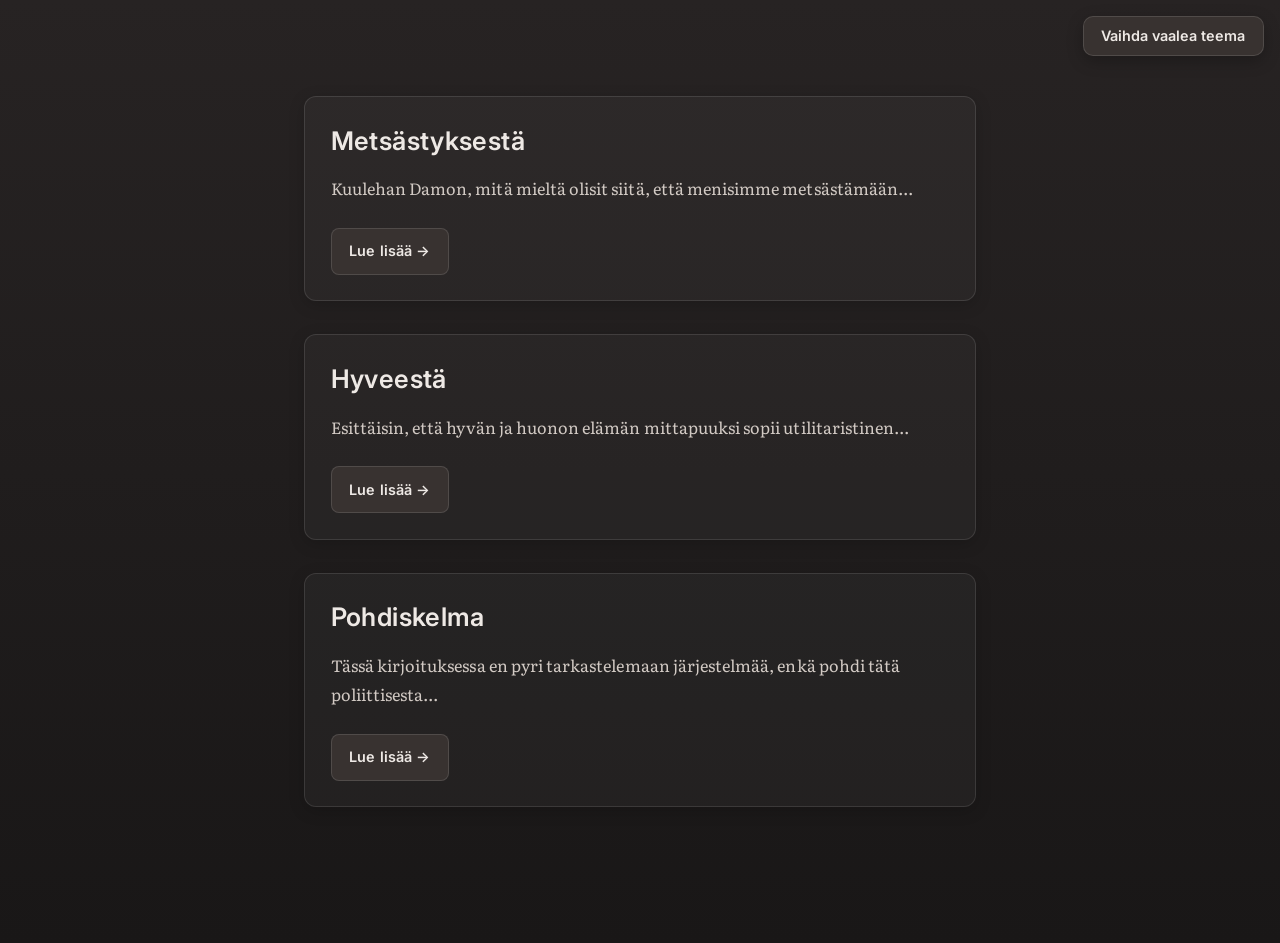
<file: index.html>
<!DOCTYPE html>
<html lang="fi" prefix="og: https://ogp.me/ns#">

<head>
  <!-- Sivuston metatiedot -->
  <link rel="stylesheet" href="tyyli.css">
  <meta charset="utf-8">
  <meta name="viewport" content="width=device-width, initial-scale=1, viewport-fit=cover">
</head>

<main>

<button id="themeToggle" aria-pressed="false">Vaihda vaalea teema</button>

<ul class="article-list">
  <li class="article-box">
    <h3 class="article-title">Metsästyksestä</h3>
    <p class="article-preview">
      Kuulehan Damon, mitä mieltä olisit siitä, että menisimme metsästämään...
    </p>
    <a href="https://filosofia22.github.io/filosofia/metsastyksesta.html" class="article-link">Lue lisää →</a>
  </li>

  <li class="article-box">
    <h3 class="article-title">Hyveestä</h3>
    <p class="article-preview">
       Esittäisin, että hyvän ja huonon elämän mittapuuksi sopii utilitaristinen...
    </p>
    <a href="https://filosofia22.github.io/filosofia/hyve.html" class="article-link">Lue lisää →</a>
  </li>

  <li class="article-box">
    <h3 class="article-title">Pohdiskelma</h3>
    <p class="article-preview">
      Tässä kirjoituksessa en pyri tarkastelemaan järjestelmää, enkä pohdi tätä poliittisesta...
    </p>
    <a href="https://filosofia22.github.io/filosofia/pohdiskelma.html" class="article-link">Lue lisää →</a>
  </li>
</ul>

</main>
<script>
  (function() {
    const btn = document.getElementById('themeToggle');
    const root = document.documentElement; // html
    const body = document.body;

    // Palautetaan tallennettu teema (light/dark)
    const saved = localStorage.getItem('site-theme');
    if (saved === 'light') {
      root.classList.add('light-theme');
      body.classList.add('light-theme');
      btn.textContent = 'Vaihda tumma teema';
      btn.setAttribute('aria-pressed', 'true');
    } else {
      // varmistus: poista jos jostain syystä lisätty
      root.classList.remove('light-theme');
      body.classList.remove('light-theme');
      btn.textContent = 'Vaihda vaalea teema';
      btn.setAttribute('aria-pressed', 'false');
    }

    btn.addEventListener('click', () => {
      const turningOn = !root.classList.contains('light-theme');
      // Lisätään/poistetaan molemmilta tasoilta varmistaen muuttujien periytyminen
      root.classList.toggle('light-theme', turningOn);
      body.classList.toggle('light-theme', turningOn);

      btn.textContent = turningOn ? 'Vaihda tumma teema' : 'Vaihda vaalea teema';
      btn.setAttribute('aria-pressed', turningOn ? 'true' : 'false');

      localStorage.setItem('site-theme', turningOn ? 'light' : 'dark');
    });
  })();
</script>

</body>

</html>
</file>
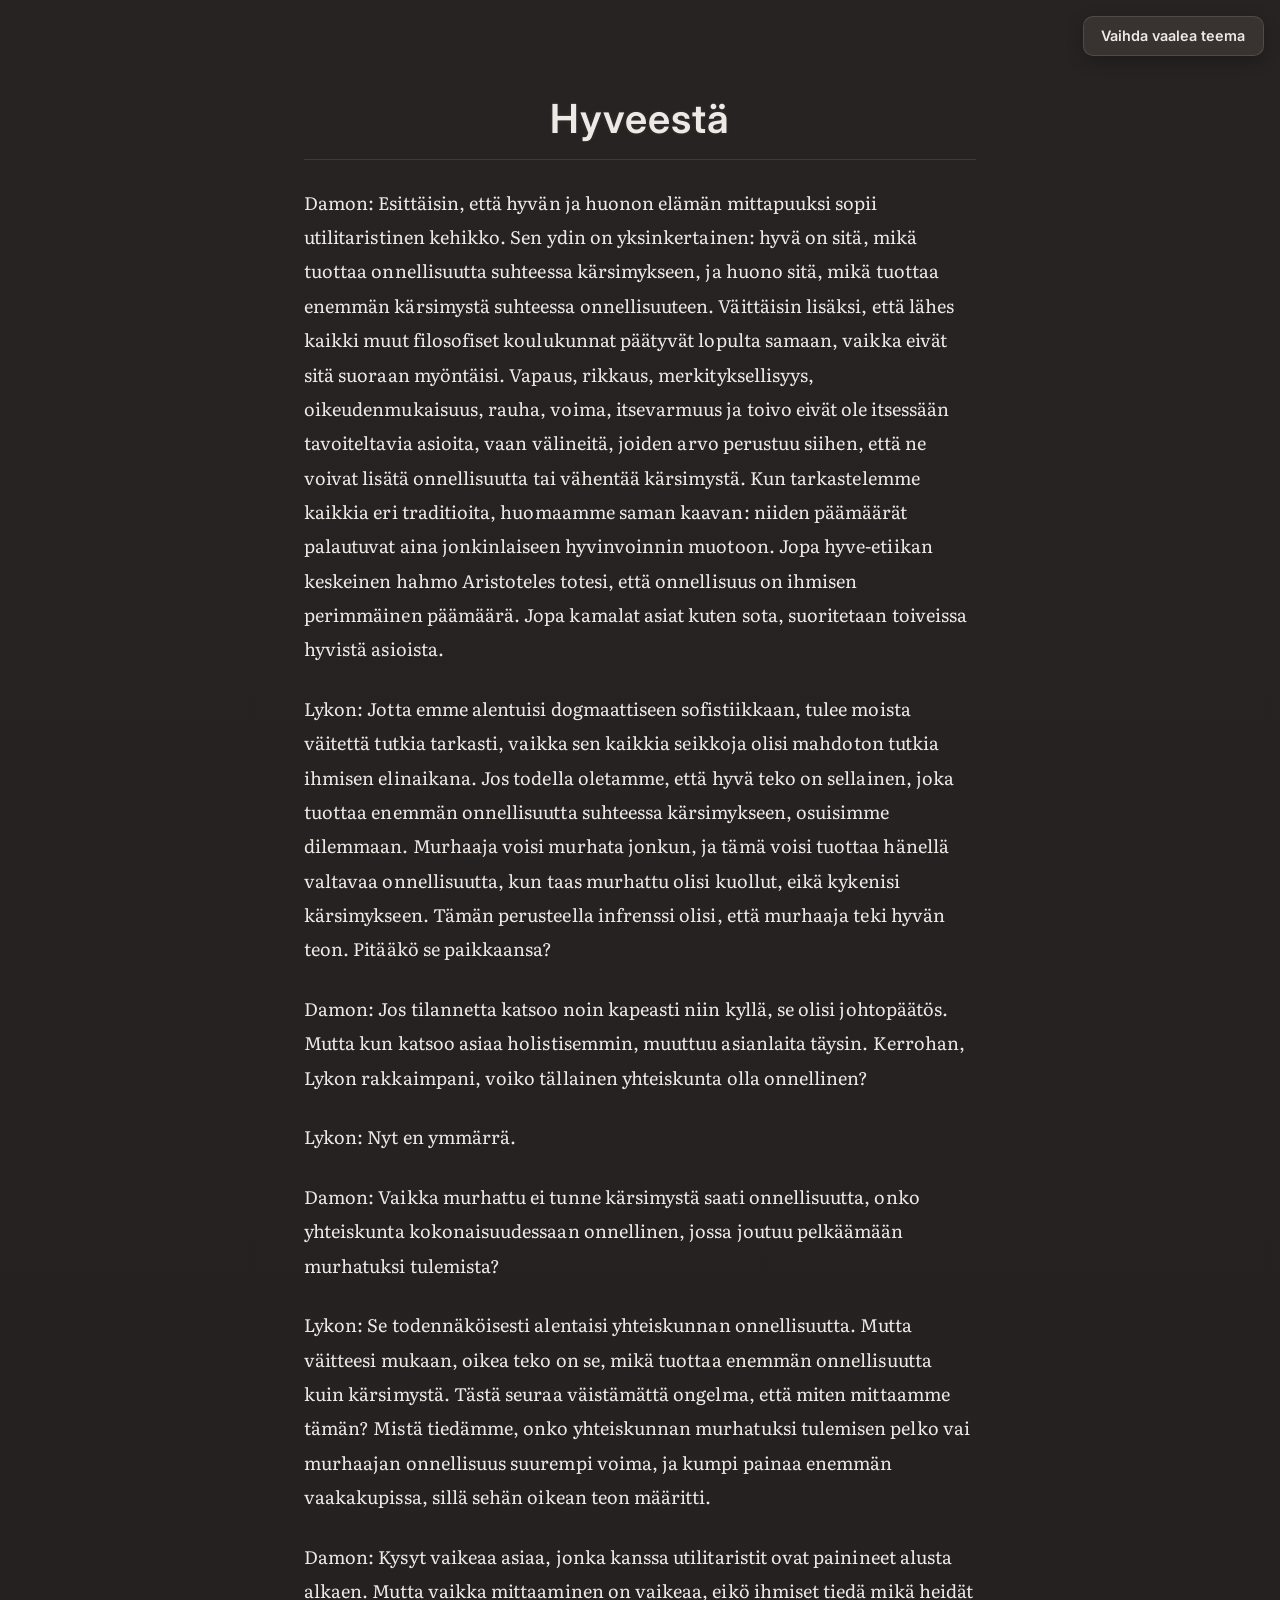
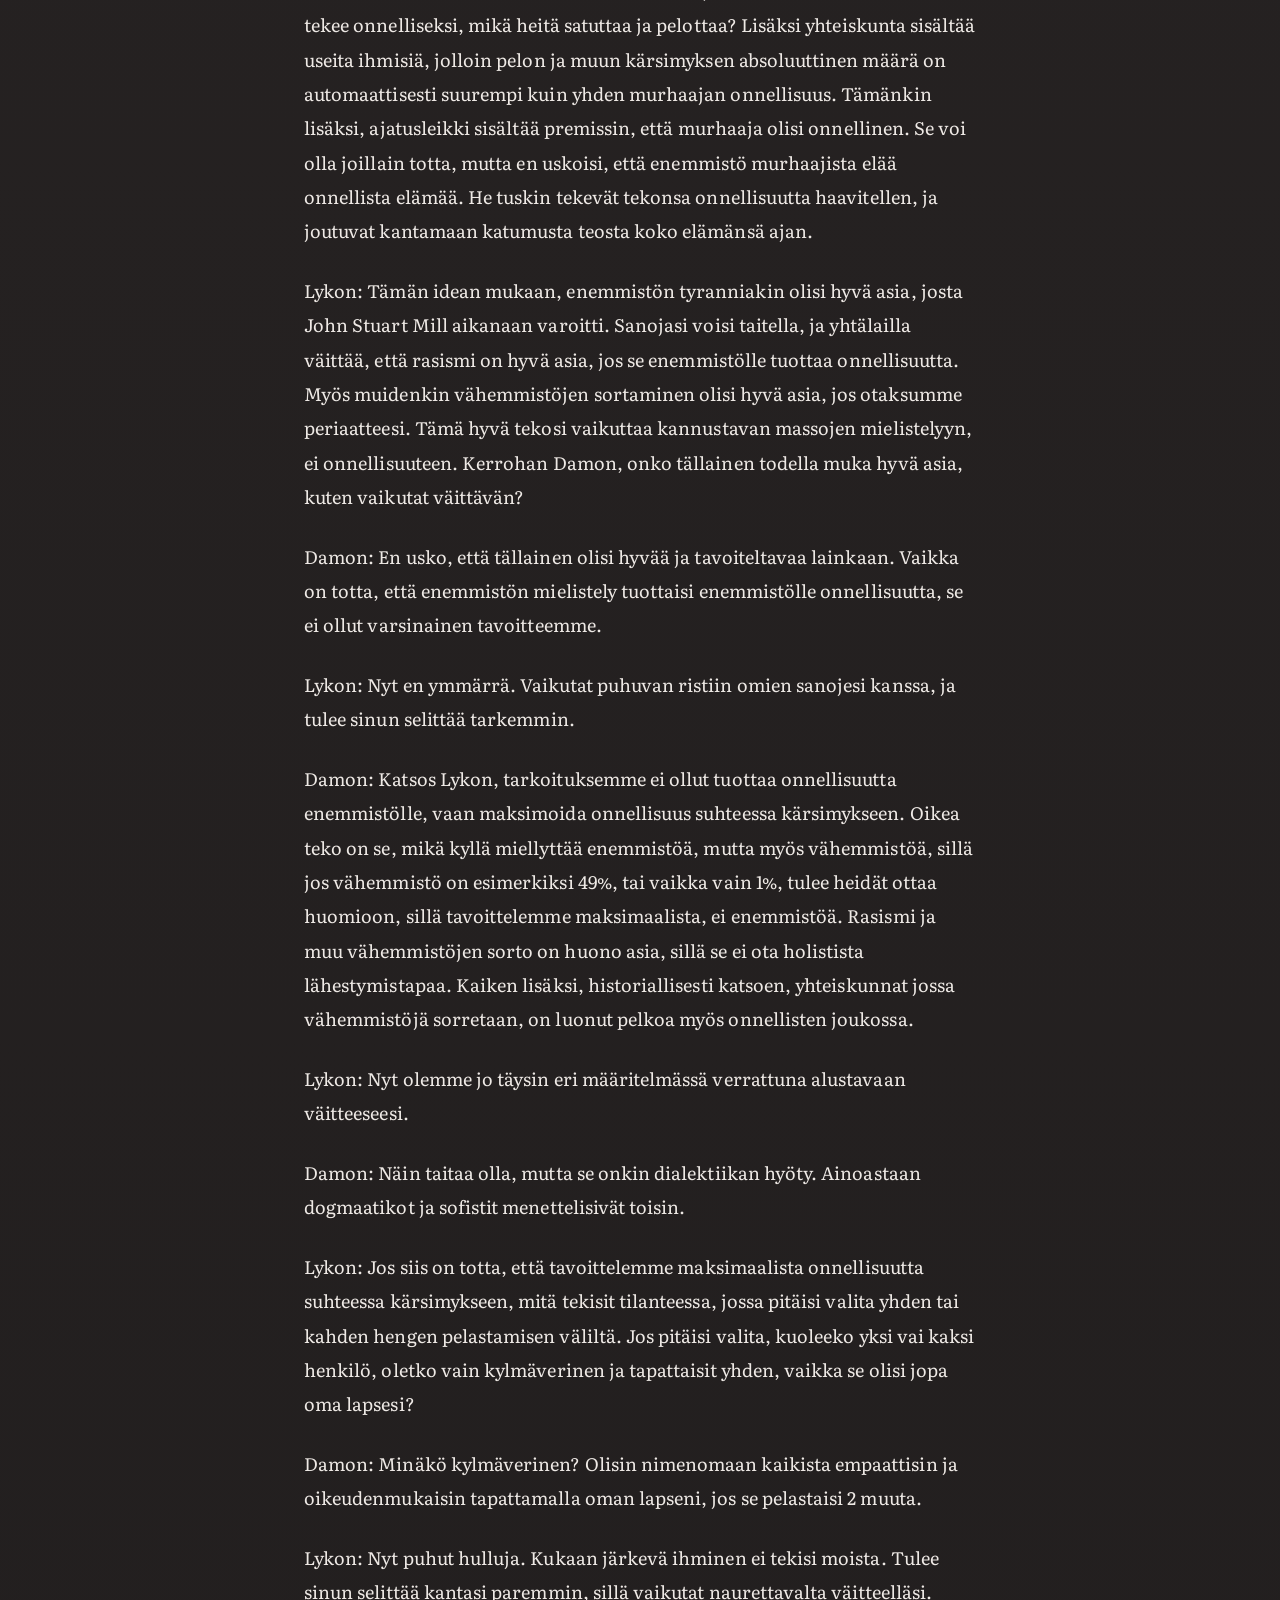
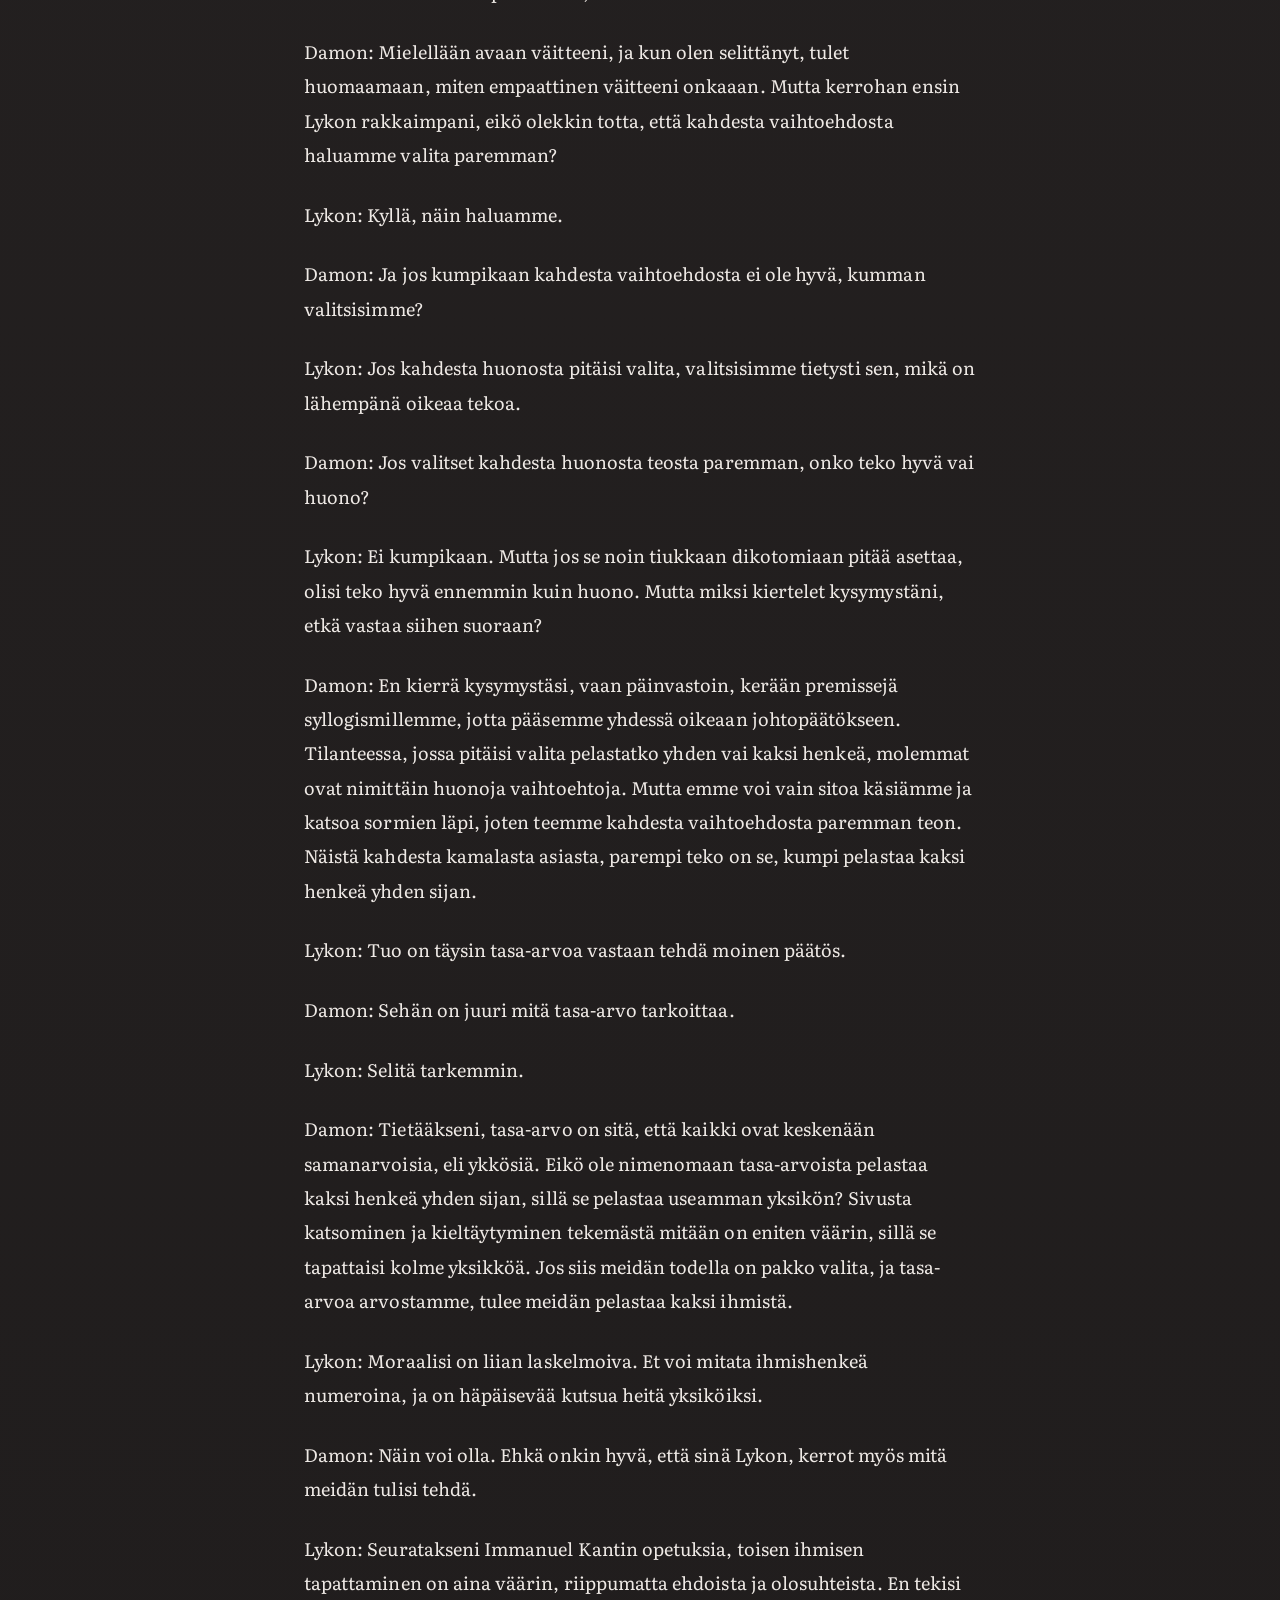
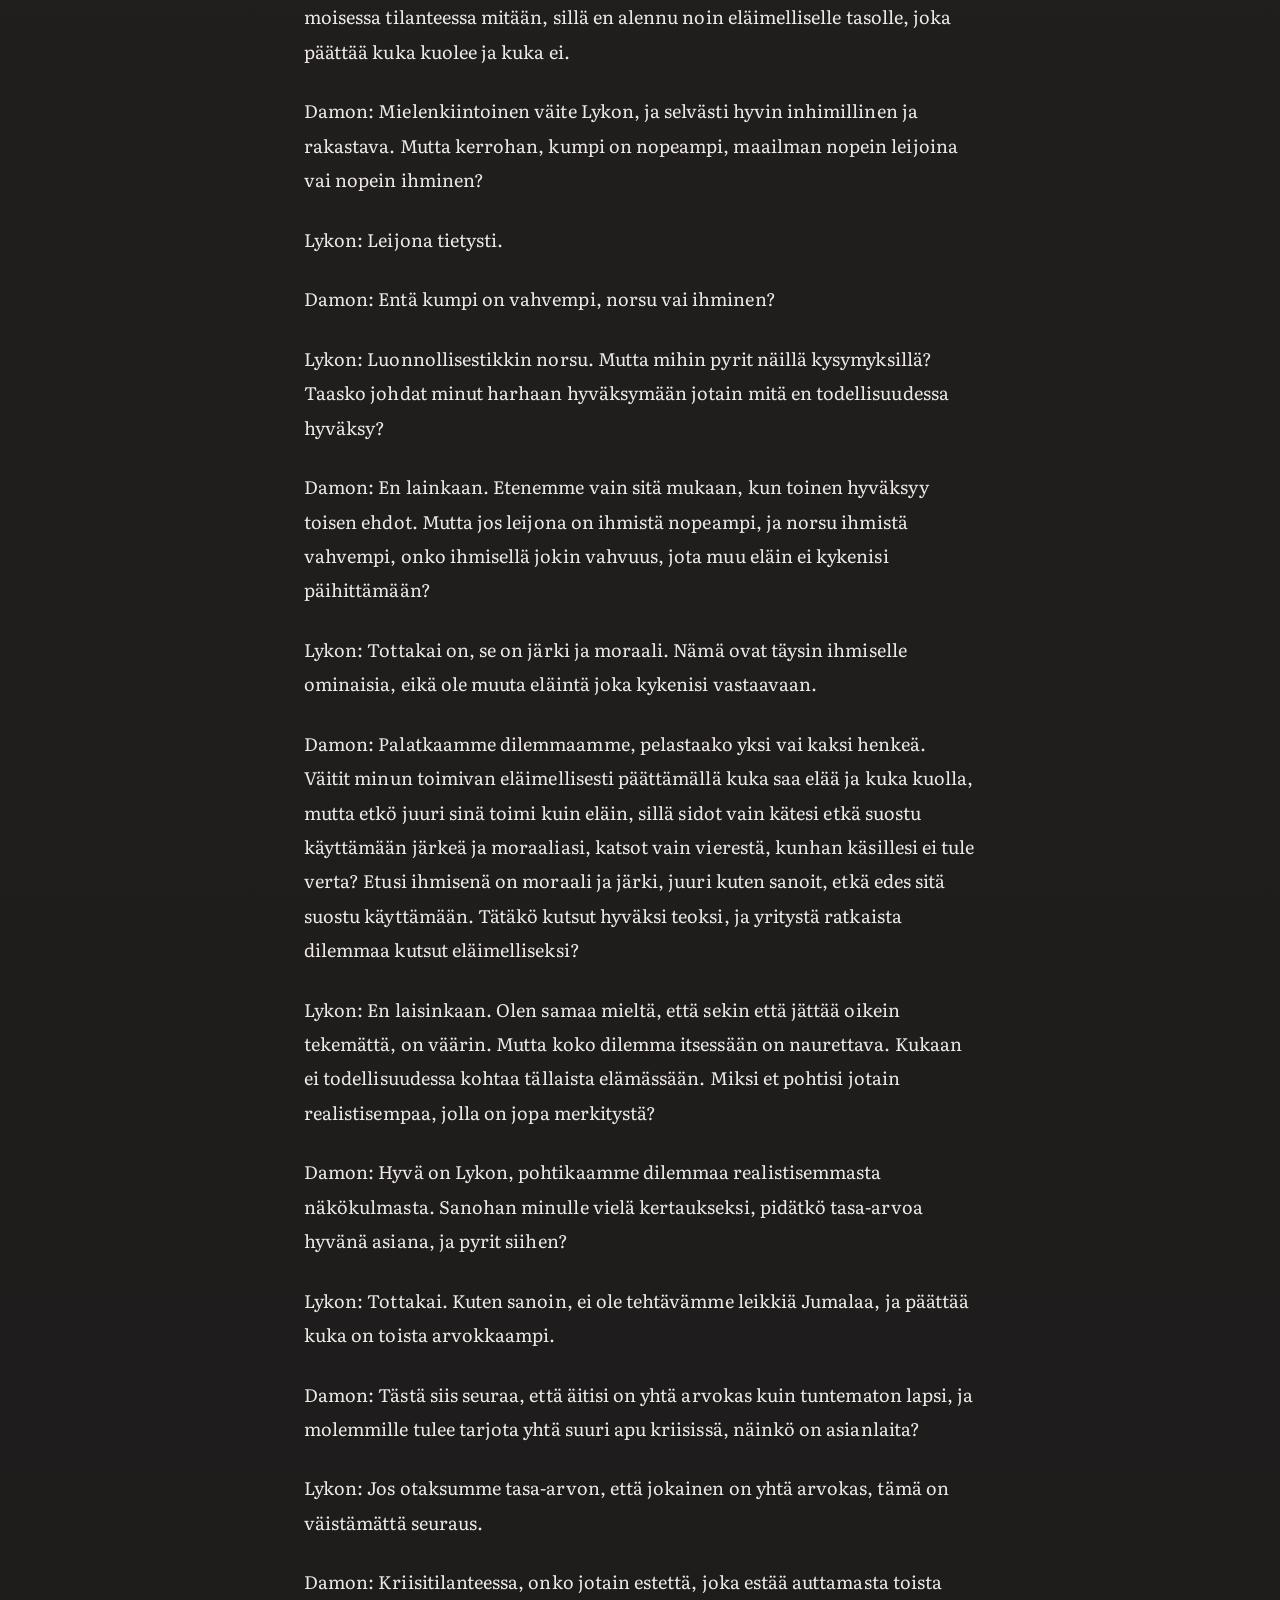
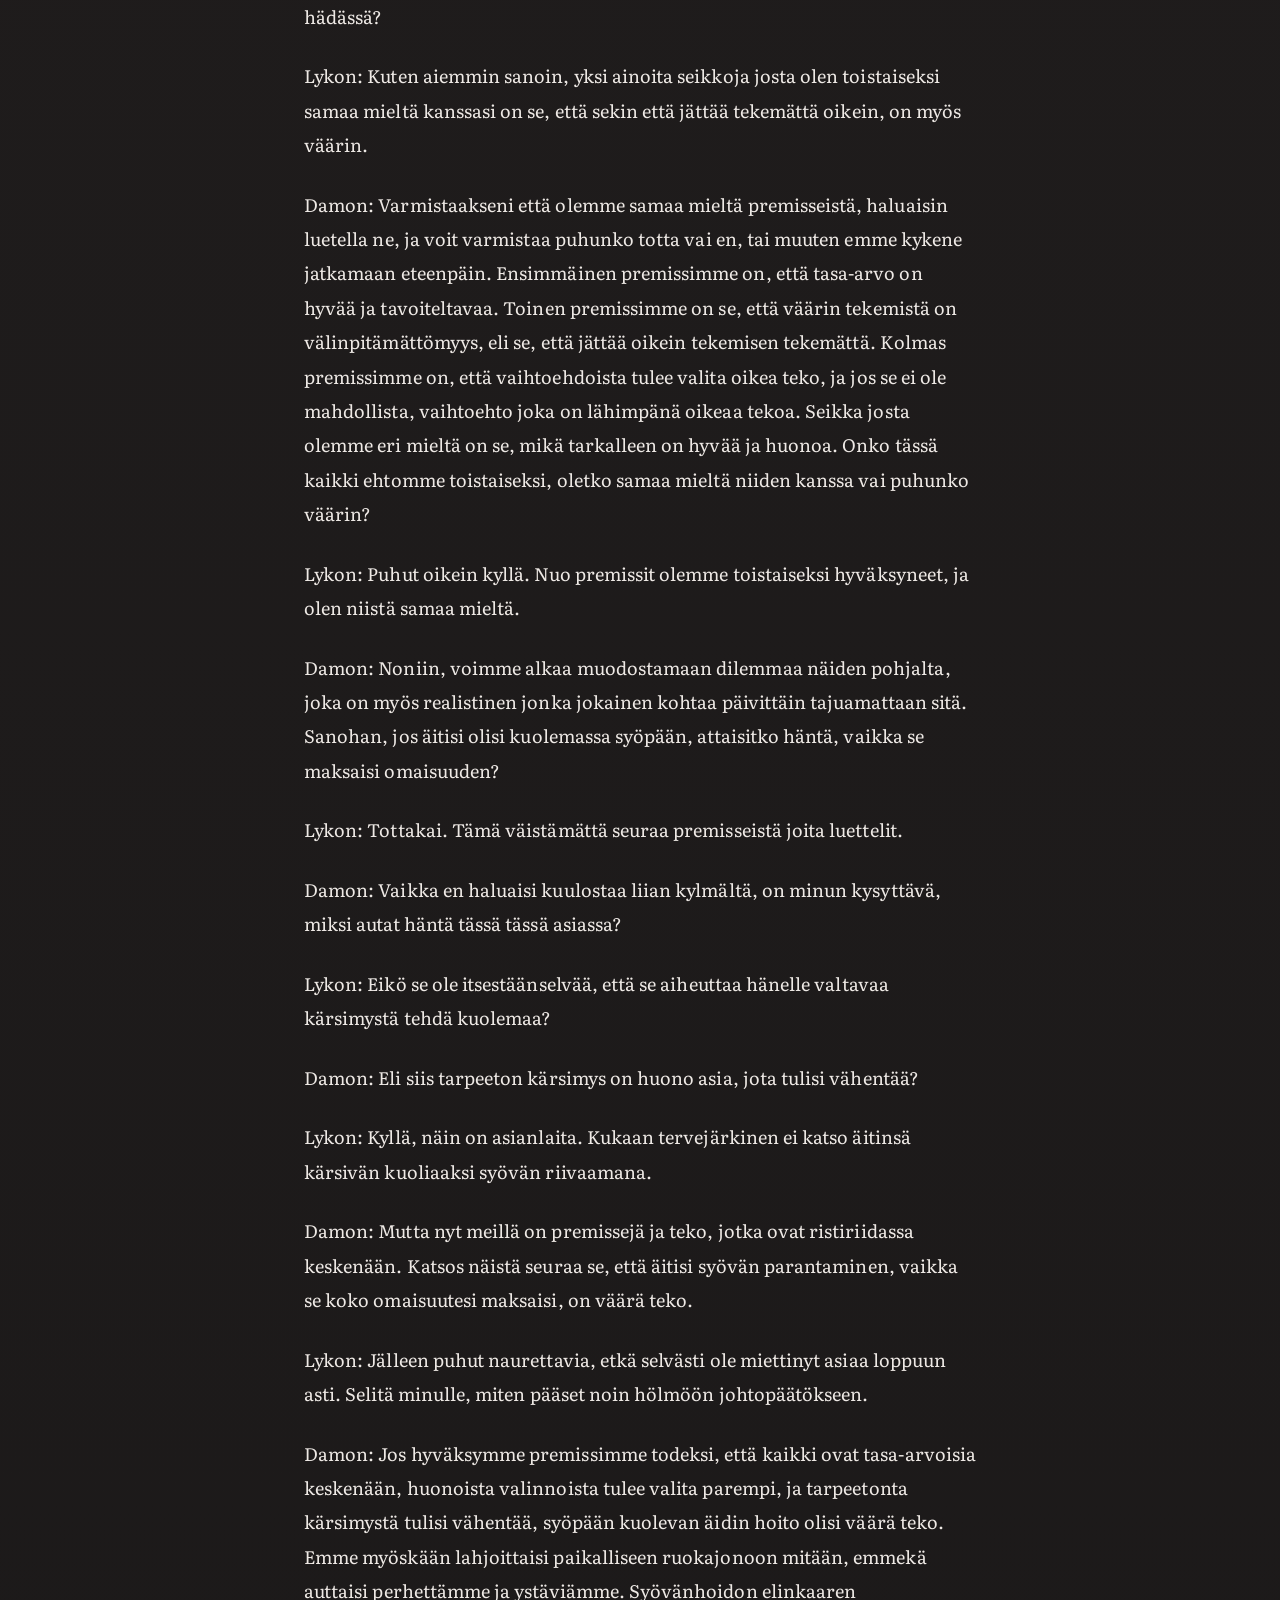
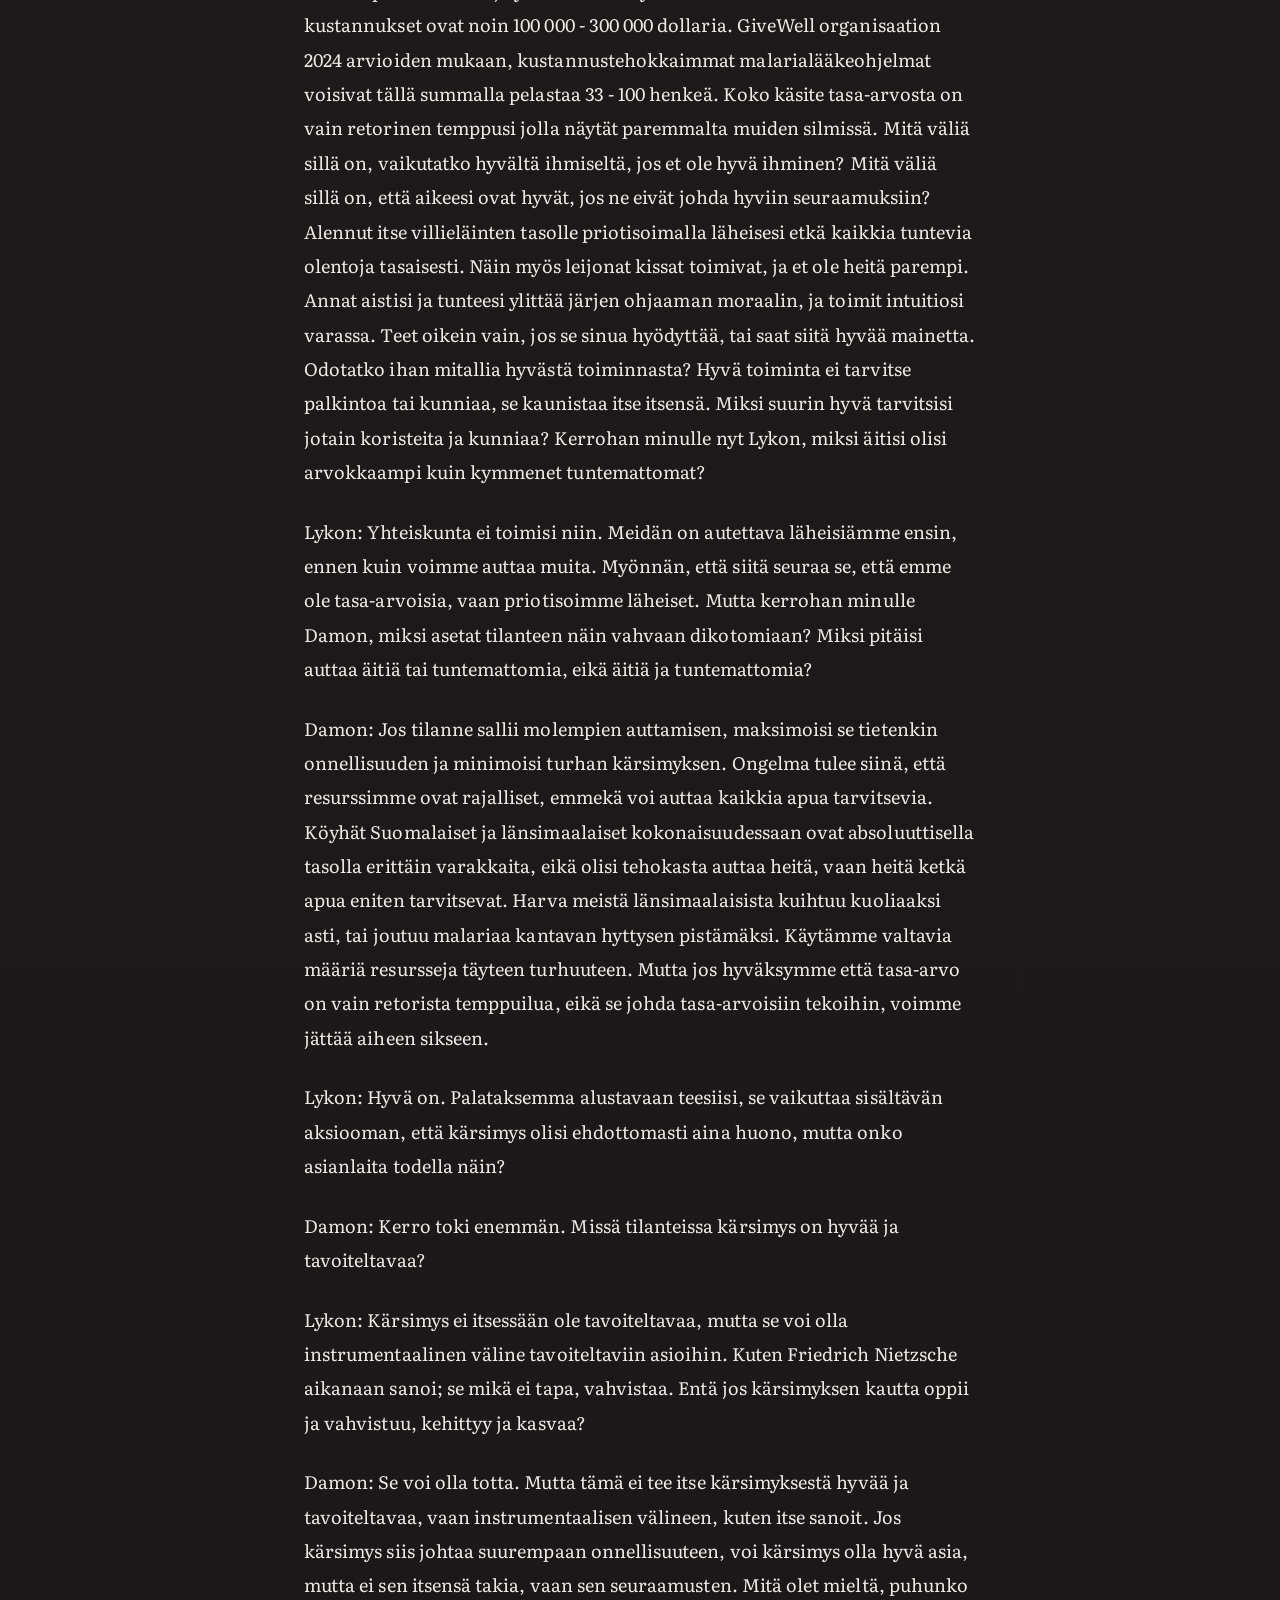
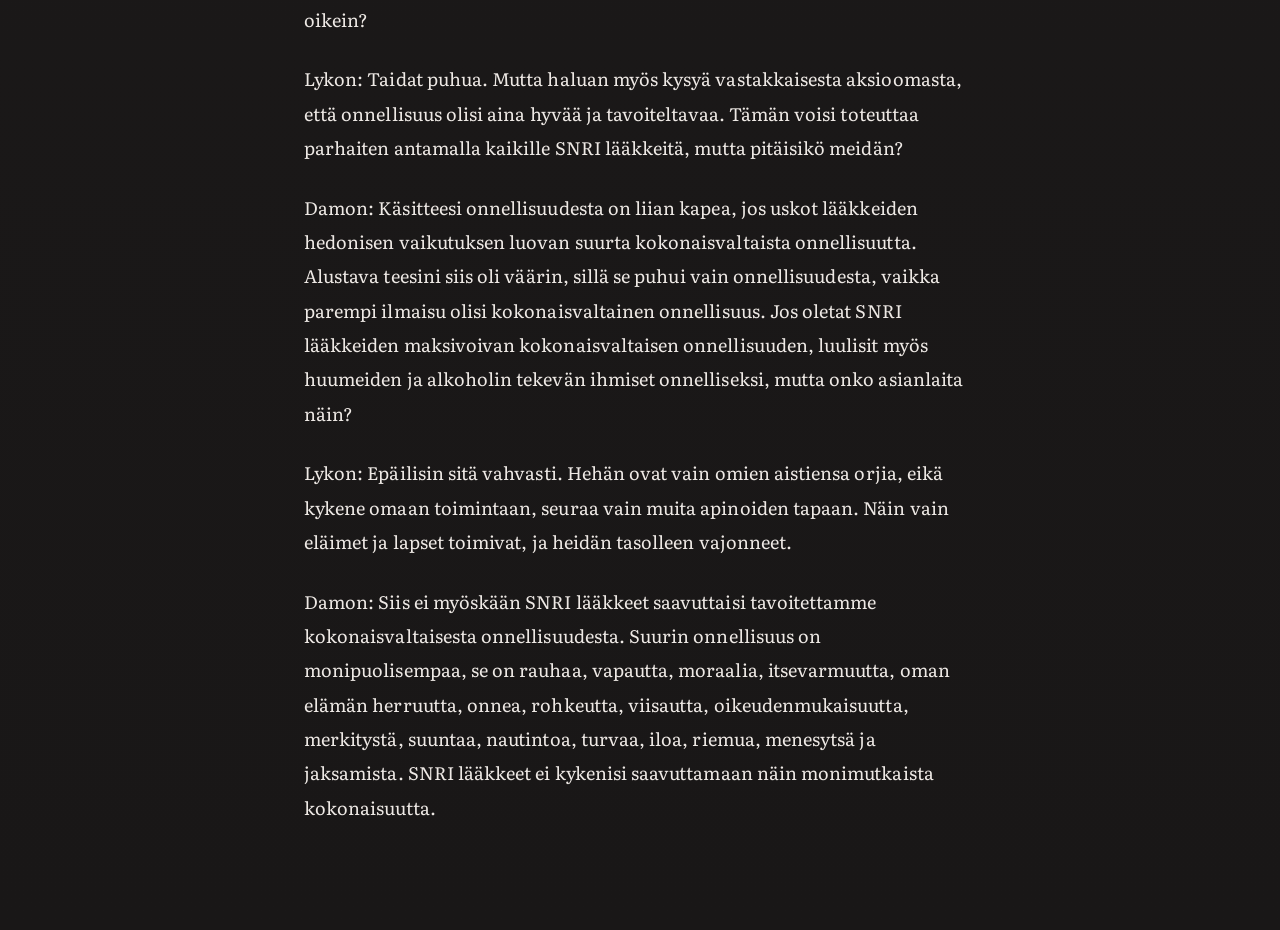
<file: hyve.html>
<!DOCTYPE html>
<html lang="fi" prefix="og: https://ogp.me/ns#">

<head>
  <!-- Sivuston metatiedot -->
  <link rel="stylesheet" href="tyyli.css">
  <meta charset="utf-8">
  <meta name="viewport" content="width=device-width, initial-scale=1, viewport-fit=cover">
</head>

<main>

<button id="themeToggle" aria-pressed="false">Vaihda vaalea teema</button>

<h1>Hyveestä</h1>

<p>Damon: Esittäisin, että hyvän ja huonon elämän mittapuuksi sopii utilitaristinen kehikko. Sen ydin on yksinkertainen: hyvä on sitä, mikä tuottaa onnellisuutta suhteessa kärsimykseen, ja huono sitä, mikä tuottaa enemmän kärsimystä suhteessa onnellisuuteen. Väittäisin lisäksi, että lähes kaikki muut filosofiset koulukunnat päätyvät lopulta samaan, vaikka eivät sitä suoraan myöntäisi. Vapaus, rikkaus, merkityksellisyys, oikeudenmukaisuus, rauha, voima, itsevarmuus ja toivo eivät ole itsessään tavoiteltavia asioita, vaan välineitä, joiden arvo perustuu siihen, että ne voivat lisätä onnellisuutta tai vähentää kärsimystä. Kun tarkastelemme kaikkia eri traditioita, huomaamme saman kaavan: niiden päämäärät palautuvat aina jonkinlaiseen hyvinvoinnin muotoon. Jopa hyve-etiikan keskeinen hahmo Aristoteles totesi, että onnellisuus on ihmisen perimmäinen päämäärä. Jopa kamalat asiat kuten sota, suoritetaan toiveissa hyvistä asioista.</p>

<p>Lykon: Jotta emme alentuisi dogmaattiseen sofistiikkaan, tulee moista väitettä tutkia tarkasti, vaikka sen kaikkia seikkoja olisi mahdoton tutkia ihmisen elinaikana. Jos todella oletamme, että hyvä teko on sellainen, joka tuottaa enemmän onnellisuutta suhteessa kärsimykseen, osuisimme dilemmaan. Murhaaja voisi murhata jonkun, ja tämä voisi tuottaa hänellä valtavaa onnellisuutta, kun taas murhattu olisi kuollut, eikä kykenisi kärsimykseen. Tämän perusteella infrenssi olisi, että murhaaja teki hyvän teon. Pitääkö se paikkaansa?</p>

<p>Damon: Jos tilannetta katsoo noin kapeasti niin kyllä, se olisi johtopäätös. Mutta kun katsoo asiaa holistisemmin, muuttuu asianlaita täysin. Kerrohan, Lykon rakkaimpani, voiko tällainen yhteiskunta olla onnellinen?</p>

<p>Lykon: Nyt en ymmärrä.</p>

<p>Damon: Vaikka murhattu ei tunne kärsimystä saati onnellisuutta, onko yhteiskunta kokonaisuudessaan onnellinen, jossa joutuu pelkäämään murhatuksi tulemista?</p>

<p>Lykon: Se todennäköisesti alentaisi yhteiskunnan onnellisuutta. Mutta väitteesi mukaan, oikea teko on se, mikä tuottaa enemmän onnellisuutta kuin kärsimystä. Tästä seuraa väistämättä ongelma, että miten mittaamme tämän? Mistä tiedämme, onko yhteiskunnan murhatuksi tulemisen pelko vai murhaajan onnellisuus suurempi voima, ja kumpi painaa enemmän vaakakupissa, sillä sehän oikean teon määritti.</p>

<p>Damon: Kysyt vaikeaa asiaa, jonka kanssa utilitaristit ovat painineet alusta alkaen. Mutta vaikka mittaaminen on vaikeaa, eikö ihmiset tiedä mikä heidät tekee onnelliseksi, mikä heitä satuttaa ja pelottaa? Lisäksi yhteiskunta sisältää useita ihmisiä, jolloin pelon ja muun kärsimyksen absoluuttinen määrä on automaattisesti suurempi kuin yhden murhaajan onnellisuus. Tämänkin lisäksi, ajatusleikki sisältää premissin, että murhaaja olisi onnellinen. Se voi olla joillain totta, mutta en uskoisi, että enemmistö murhaajista elää onnellista elämää. He tuskin tekevät tekonsa onnellisuutta haavitellen, ja joutuvat kantamaan katumusta teosta koko elämänsä ajan.</p>

<p>Lykon: Tämän idean mukaan, enemmistön tyranniakin olisi hyvä asia, josta John Stuart Mill aikanaan varoitti. Sanojasi voisi taitella, ja yhtälailla väittää, että rasismi on hyvä asia, jos se enemmistölle tuottaa onnellisuutta. Myös muidenkin vähemmistöjen sortaminen olisi hyvä asia, jos otaksumme periaatteesi. Tämä hyvä tekosi vaikuttaa kannustavan massojen mielistelyyn, ei onnellisuuteen. Kerrohan Damon, onko tällainen todella muka hyvä asia, kuten vaikutat väittävän?</p>

<p>Damon: En usko, että tällainen olisi hyvää ja tavoiteltavaa lainkaan. Vaikka on totta, että enemmistön mielistely tuottaisi enemmistölle onnellisuutta, se ei ollut varsinainen tavoitteemme.</p>

<p>Lykon: Nyt en ymmärrä. Vaikutat puhuvan ristiin omien sanojesi kanssa, ja tulee sinun selittää tarkemmin.</p>

<p>Damon: Katsos Lykon, tarkoituksemme ei ollut tuottaa onnellisuutta enemmistölle, vaan maksimoida onnellisuus suhteessa kärsimykseen. Oikea teko on se, mikä kyllä miellyttää enemmistöä, mutta myös vähemmistöä, sillä jos vähemmistö on esimerkiksi 49%, tai vaikka vain 1%, tulee heidät ottaa huomioon, sillä tavoittelemme maksimaalista, ei enemmistöä. Rasismi ja muu vähemmistöjen sorto on huono asia, sillä se ei ota holistista lähestymistapaa. Kaiken lisäksi, historiallisesti katsoen, yhteiskunnat jossa vähemmistöjä sorretaan, on luonut pelkoa myös onnellisten joukossa.</p>

<p>Lykon: Nyt olemme jo täysin eri määritelmässä verrattuna alustavaan väitteeseesi.</p>

<p>Damon: Näin taitaa olla, mutta se onkin dialektiikan hyöty. Ainoastaan dogmaatikot ja sofistit menettelisivät toisin.</p>

<p>Lykon: Jos siis on totta, että tavoittelemme maksimaalista onnellisuutta suhteessa kärsimykseen, mitä tekisit tilanteessa, jossa pitäisi valita yhden tai kahden hengen pelastamisen väliltä. Jos pitäisi valita, kuoleeko yksi vai kaksi henkilö, oletko vain kylmäverinen ja tapattaisit yhden, vaikka se olisi jopa oma lapsesi?</p>

<p>Damon: Minäkö kylmäverinen? Olisin nimenomaan kaikista empaattisin ja oikeudenmukaisin tapattamalla oman lapseni, jos se pelastaisi 2 muuta.</p>

<p>Lykon: Nyt puhut hulluja. Kukaan järkevä ihminen ei tekisi moista. Tulee sinun selittää kantasi paremmin, sillä vaikutat naurettavalta väitteelläsi.</p>

<p>Damon: Mielellään avaan väitteeni, ja kun olen selittänyt, tulet huomaamaan, miten empaattinen väitteeni onkaaan. Mutta kerrohan ensin Lykon rakkaimpani, eikö olekkin totta, että kahdesta vaihtoehdosta haluamme valita paremman?</p>

<p>Lykon: Kyllä, näin haluamme.</p>

<p>Damon: Ja jos kumpikaan kahdesta vaihtoehdosta ei ole hyvä, kumman valitsisimme?</p>

<p>Lykon: Jos kahdesta huonosta pitäisi valita, valitsisimme tietysti sen, mikä on lähempänä oikeaa tekoa.</p>

<p>Damon: Jos valitset kahdesta huonosta teosta paremman, onko teko hyvä vai huono?</p>

<p>Lykon: Ei kumpikaan. Mutta jos se noin tiukkaan dikotomiaan pitää asettaa, olisi teko hyvä ennemmin kuin huono. Mutta miksi kiertelet kysymystäni, etkä vastaa siihen suoraan?</p>

<p>Damon: En kierrä kysymystäsi, vaan päinvastoin, kerään premissejä syllogismillemme, jotta pääsemme yhdessä oikeaan johtopäätökseen. Tilanteessa, jossa pitäisi valita pelastatko yhden vai kaksi henkeä, molemmat ovat nimittäin huonoja vaihtoehtoja. Mutta emme voi vain sitoa käsiämme ja katsoa sormien läpi, joten teemme kahdesta vaihtoehdosta paremman teon. Näistä kahdesta kamalasta asiasta, parempi teko on se, kumpi pelastaa kaksi henkeä yhden sijan.</p>

<p>Lykon: Tuo on täysin tasa-arvoa vastaan tehdä moinen päätös.</p>

<p>Damon: Sehän on juuri mitä tasa-arvo tarkoittaa.</p>

<p>Lykon: Selitä tarkemmin.</p>

<p>Damon: Tietääkseni, tasa-arvo on sitä, että kaikki ovat keskenään samanarvoisia, eli ykkösiä. Eikö ole nimenomaan tasa-arvoista pelastaa kaksi henkeä yhden sijan, sillä se pelastaa useamman yksikön? Sivusta katsominen ja kieltäytyminen tekemästä mitään on eniten väärin, sillä se tapattaisi kolme yksikköä. Jos siis meidän todella on pakko valita, ja tasa-arvoa arvostamme, tulee meidän pelastaa kaksi ihmistä.</p>

<p>Lykon: Moraalisi on liian laskelmoiva. Et voi mitata ihmishenkeä numeroina, ja on häpäisevää kutsua heitä yksiköiksi.</p>

<p>Damon: Näin voi olla. Ehkä onkin hyvä, että sinä Lykon, kerrot myös mitä meidän tulisi tehdä.</p>

<p>Lykon: Seuratakseni Immanuel Kantin opetuksia, toisen ihmisen tapattaminen on aina väärin, riippumatta ehdoista ja olosuhteista. En tekisi moisessa tilanteessa mitään, sillä en alennu noin eläimelliselle tasolle, joka päättää kuka kuolee ja kuka ei.</p>

<p>Damon: Mielenkiintoinen väite Lykon, ja selvästi hyvin inhimillinen ja rakastava. Mutta kerrohan, kumpi on nopeampi, maailman nopein leijoina vai nopein ihminen?</p>

<p>Lykon: Leijona tietysti.</p>

<p>Damon: Entä kumpi on vahvempi, norsu vai ihminen?</p>

<p>Lykon: Luonnollisestikkin norsu. Mutta mihin pyrit näillä kysymyksillä? Taasko johdat minut harhaan hyväksymään jotain mitä en todellisuudessa hyväksy?</p>

<p>Damon: En lainkaan. Etenemme vain sitä mukaan, kun toinen hyväksyy toisen ehdot. Mutta jos leijona on ihmistä nopeampi, ja norsu ihmistä vahvempi, onko ihmisellä jokin vahvuus, jota muu eläin ei kykenisi päihittämään?</p>

<p>Lykon: Tottakai on, se on järki ja moraali. Nämä ovat täysin ihmiselle ominaisia, eikä ole muuta eläintä joka kykenisi vastaavaan.</p>

<p>Damon: Palatkaamme dilemmaamme, pelastaako yksi vai kaksi henkeä. Väitit minun toimivan eläimellisesti päättämällä kuka saa elää ja kuka kuolla, mutta etkö juuri sinä toimi kuin eläin, sillä sidot vain kätesi etkä suostu käyttämään järkeä ja moraaliasi, katsot vain vierestä, kunhan käsillesi ei tule verta? Etusi ihmisenä on moraali ja järki, juuri kuten sanoit, etkä edes sitä suostu käyttämään. Tätäkö kutsut hyväksi teoksi, ja yritystä ratkaista dilemmaa kutsut eläimelliseksi?<p>

<p>Lykon: En laisinkaan. Olen samaa mieltä, että sekin että jättää oikein tekemättä, on väärin. Mutta koko dilemma itsessään on naurettava. Kukaan ei todellisuudessa kohtaa tällaista elämässään. Miksi et pohtisi jotain realistisempaa, jolla on jopa merkitystä?</p>

<p>Damon: Hyvä on Lykon, pohtikaamme dilemmaa realistisemmasta näkökulmasta. Sanohan minulle vielä kertaukseksi, pidätkö tasa-arvoa hyvänä asiana, ja pyrit siihen?</p>

<p>Lykon: Tottakai. Kuten sanoin, ei ole tehtävämme leikkiä Jumalaa, ja päättää kuka on toista arvokkaampi.</p>

<p>Damon: Tästä siis seuraa, että äitisi on yhtä arvokas kuin tuntematon lapsi, ja molemmille tulee tarjota yhtä suuri apu kriisissä, näinkö on asianlaita?</p>

<p>Lykon: Jos otaksumme tasa-arvon, että jokainen on yhtä arvokas, tämä on väistämättä seuraus.</p>

<p>Damon: Kriisitilanteessa, onko jotain estettä, joka estää auttamasta toista hädässä?</p>

<p>Lykon: Kuten aiemmin sanoin, yksi ainoita seikkoja josta olen toistaiseksi samaa mieltä kanssasi on se, että sekin että jättää tekemättä oikein, on myös väärin.</p>

<p>Damon: Varmistaakseni että olemme samaa mieltä premisseistä, haluaisin luetella ne, ja voit varmistaa puhunko totta vai en, tai muuten emme kykene jatkamaan eteenpäin. Ensimmäinen premissimme on, että tasa-arvo on hyvää ja tavoiteltavaa. Toinen premissimme on se, että väärin tekemistä on välinpitämättömyys, eli se, että jättää oikein tekemisen tekemättä. Kolmas premissimme on, että vaihtoehdoista tulee valita oikea teko, ja jos se ei ole mahdollista, vaihtoehto joka on lähimpänä oikeaa tekoa. Seikka josta olemme eri mieltä on se, mikä tarkalleen on hyvää ja huonoa. Onko tässä kaikki ehtomme toistaiseksi, oletko samaa mieltä niiden kanssa vai puhunko väärin?</p>

<p>Lykon: Puhut oikein kyllä. Nuo premissit olemme toistaiseksi hyväksyneet, ja olen niistä samaa mieltä.</p>

<p>Damon: Noniin, voimme alkaa muodostamaan dilemmaa näiden pohjalta, joka on myös realistinen jonka jokainen kohtaa päivittäin tajuamattaan sitä. Sanohan, jos äitisi olisi kuolemassa syöpään, attaisitko häntä, vaikka se maksaisi omaisuuden?</p>

<p>Lykon: Tottakai. Tämä väistämättä seuraa premisseistä joita luettelit.</p>

<p>Damon: Vaikka en haluaisi kuulostaa liian kylmältä, on minun kysyttävä, miksi autat häntä tässä tässä asiassa?</p>

<p>Lykon: Eikö se ole itsestäänselvää, että se aiheuttaa hänelle valtavaa kärsimystä tehdä kuolemaa?</p>

<p>Damon: Eli siis tarpeeton kärsimys on huono asia, jota tulisi vähentää?</p>

<p>Lykon: Kyllä, näin on asianlaita. Kukaan tervejärkinen ei katso äitinsä kärsivän kuoliaaksi syövän riivaamana.</p>

<p>Damon: Mutta nyt meillä on premissejä ja teko, jotka ovat ristiriidassa keskenään. Katsos näistä seuraa se, että äitisi syövän parantaminen, vaikka se koko omaisuutesi maksaisi, on väärä teko.</p>

<p>Lykon: Jälleen puhut naurettavia, etkä selvästi ole miettinyt asiaa loppuun asti. Selitä minulle, miten pääset noin hölmöön johtopäätökseen.</p>

<p>Damon: Jos hyväksymme premissimme todeksi, että kaikki ovat tasa-arvoisia keskenään, huonoista valinnoista tulee valita parempi, ja tarpeetonta kärsimystä tulisi vähentää, syöpään kuolevan äidin hoito olisi väärä teko. Emme myöskään lahjoittaisi paikalliseen ruokajonoon mitään, emmekä auttaisi perhettämme ja ystäviämme. Syövänhoidon elinkaaren kustannukset ovat noin 100 000 - 300 000 dollaria. GiveWell organisaation 2024 arvioiden mukaan, kustannustehokkaimmat malarialääkeohjelmat voisivat tällä summalla pelastaa 33 - 100 henkeä. Koko käsite tasa-arvosta on vain retorinen temppusi jolla näytät paremmalta muiden silmissä. Mitä väliä sillä on, vaikutatko hyvältä ihmiseltä, jos et ole hyvä ihminen? Mitä väliä sillä on, että aikeesi ovat hyvät, jos ne eivät johda hyviin seuraamuksiin? Alennut itse villieläinten tasolle priotisoimalla läheisesi etkä kaikkia tuntevia olentoja tasaisesti. Näin myös leijonat kissat toimivat, ja et ole heitä parempi. Annat aistisi ja tunteesi ylittää järjen ohjaaman moraalin, ja toimit intuitiosi varassa. Teet oikein vain, jos se sinua hyödyttää, tai saat siitä hyvää mainetta. Odotatko ihan mitallia hyvästä toiminnasta? Hyvä toiminta ei tarvitse palkintoa tai kunniaa, se kaunistaa itse itsensä. Miksi suurin hyvä tarvitsisi jotain koristeita ja kunniaa? Kerrohan minulle nyt Lykon, miksi äitisi olisi arvokkaampi kuin kymmenet tuntemattomat?</p>

<p>Lykon: Yhteiskunta ei toimisi niin. Meidän on autettava läheisiämme ensin, ennen kuin voimme auttaa muita. Myönnän, että siitä seuraa se, että emme ole tasa-arvoisia, vaan priotisoimme läheiset. Mutta kerrohan minulle Damon, miksi asetat tilanteen näin vahvaan dikotomiaan? Miksi pitäisi auttaa äitiä tai tuntemattomia, eikä äitiä ja tuntemattomia?</p>

<p>Damon: Jos tilanne sallii molempien auttamisen, maksimoisi se tietenkin onnellisuuden ja minimoisi turhan kärsimyksen. Ongelma tulee siinä, että resurssimme ovat rajalliset, emmekä voi auttaa kaikkia apua tarvitsevia. Köyhät Suomalaiset ja länsimaalaiset kokonaisuudessaan ovat absoluuttisella tasolla erittäin varakkaita, eikä olisi tehokasta auttaa heitä, vaan heitä ketkä apua eniten tarvitsevat. Harva meistä länsimaalaisista kuihtuu kuoliaaksi asti, tai joutuu malariaa kantavan hyttysen pistämäksi. Käytämme valtavia määriä resursseja täyteen turhuuteen. Mutta jos hyväksymme että tasa-arvo on vain retorista temppuilua, eikä se johda tasa-arvoisiin tekoihin, voimme jättää aiheen sikseen.</p>

<p>Lykon: Hyvä on. Palataksemma alustavaan teesiisi, se vaikuttaa sisältävän aksiooman, että kärsimys olisi ehdottomasti aina huono, mutta onko asianlaita todella näin?</p>

<p>Damon: Kerro toki enemmän. Missä tilanteissa kärsimys on hyvää ja tavoiteltavaa?</p>

<p>Lykon: Kärsimys ei itsessään ole tavoiteltavaa, mutta se voi olla instrumentaalinen väline tavoiteltaviin asioihin. Kuten Friedrich Nietzsche aikanaan sanoi; se mikä ei tapa, vahvistaa. Entä jos kärsimyksen kautta oppii ja vahvistuu, kehittyy ja kasvaa?</p>

<p>Damon: Se voi olla totta. Mutta tämä ei tee itse kärsimyksestä hyvää ja tavoiteltavaa, vaan instrumentaalisen välineen, kuten itse sanoit. Jos kärsimys siis johtaa suurempaan onnellisuuteen, voi kärsimys olla hyvä asia, mutta ei sen itsensä takia, vaan sen seuraamusten. Mitä olet mieltä, puhunko oikein?</p>

<p>Lykon: Taidat puhua. Mutta haluan myös kysyä vastakkaisesta aksioomasta, että onnellisuus olisi aina hyvää ja tavoiteltavaa. Tämän voisi toteuttaa parhaiten antamalla kaikille SNRI lääkkeitä, mutta pitäisikö meidän?</p>

<p>Damon: Käsitteesi onnellisuudesta on liian kapea, jos uskot lääkkeiden hedonisen vaikutuksen luovan suurta kokonaisvaltaista onnellisuutta. Alustava teesini siis oli väärin, sillä se puhui vain onnellisuudesta, vaikka parempi ilmaisu olisi kokonaisvaltainen onnellisuus. Jos oletat SNRI lääkkeiden maksivoivan kokonaisvaltaisen onnellisuuden, luulisit myös huumeiden ja alkoholin tekevän ihmiset onnelliseksi, mutta onko asianlaita näin?<p>

<p>Lykon: Epäilisin sitä vahvasti. Hehän ovat vain omien aistiensa orjia, eikä kykene omaan toimintaan, seuraa vain muita apinoiden tapaan. Näin vain eläimet ja lapset toimivat, ja heidän tasolleen vajonneet.</p>

<p>Damon: Siis ei myöskään SNRI lääkkeet saavuttaisi tavoitettamme kokonaisvaltaisesta onnellisuudesta. Suurin onnellisuus on monipuolisempaa, se on rauhaa, vapautta, moraalia, itsevarmuutta, oman elämän herruutta, onnea, rohkeutta, viisautta, oikeudenmukaisuutta, merkitystä, suuntaa, nautintoa, turvaa, iloa, riemua, menesytsä ja jaksamista. SNRI lääkkeet ei kykenisi saavuttamaan näin monimutkaista kokonaisuutta.</p>


</main>
<script>
  (function() {
    const btn = document.getElementById('themeToggle');
    const root = document.documentElement; // html
    const body = document.body;

    // Palautetaan tallennettu teema (light/dark)
    const saved = localStorage.getItem('site-theme');
    if (saved === 'light') {
      root.classList.add('light-theme');
      body.classList.add('light-theme');
      btn.textContent = 'Vaihda tumma teema';
      btn.setAttribute('aria-pressed', 'true');
    } else {
      // varmistus: poista jos jostain syystä lisätty
      root.classList.remove('light-theme');
      body.classList.remove('light-theme');
      btn.textContent = 'Vaihda vaalea teema';
      btn.setAttribute('aria-pressed', 'false');
    }

    btn.addEventListener('click', () => {
      const turningOn = !root.classList.contains('light-theme');
      // Lisätään/poistetaan molemmilta tasoilta varmistaen muuttujien periytyminen
      root.classList.toggle('light-theme', turningOn);
      body.classList.toggle('light-theme', turningOn);

      btn.textContent = turningOn ? 'Vaihda tumma teema' : 'Vaihda vaalea teema';
      btn.setAttribute('aria-pressed', turningOn ? 'true' : 'false');

      localStorage.setItem('site-theme', turningOn ? 'light' : 'dark');
    });
  })();
</script>

</body>

</html>
</file>
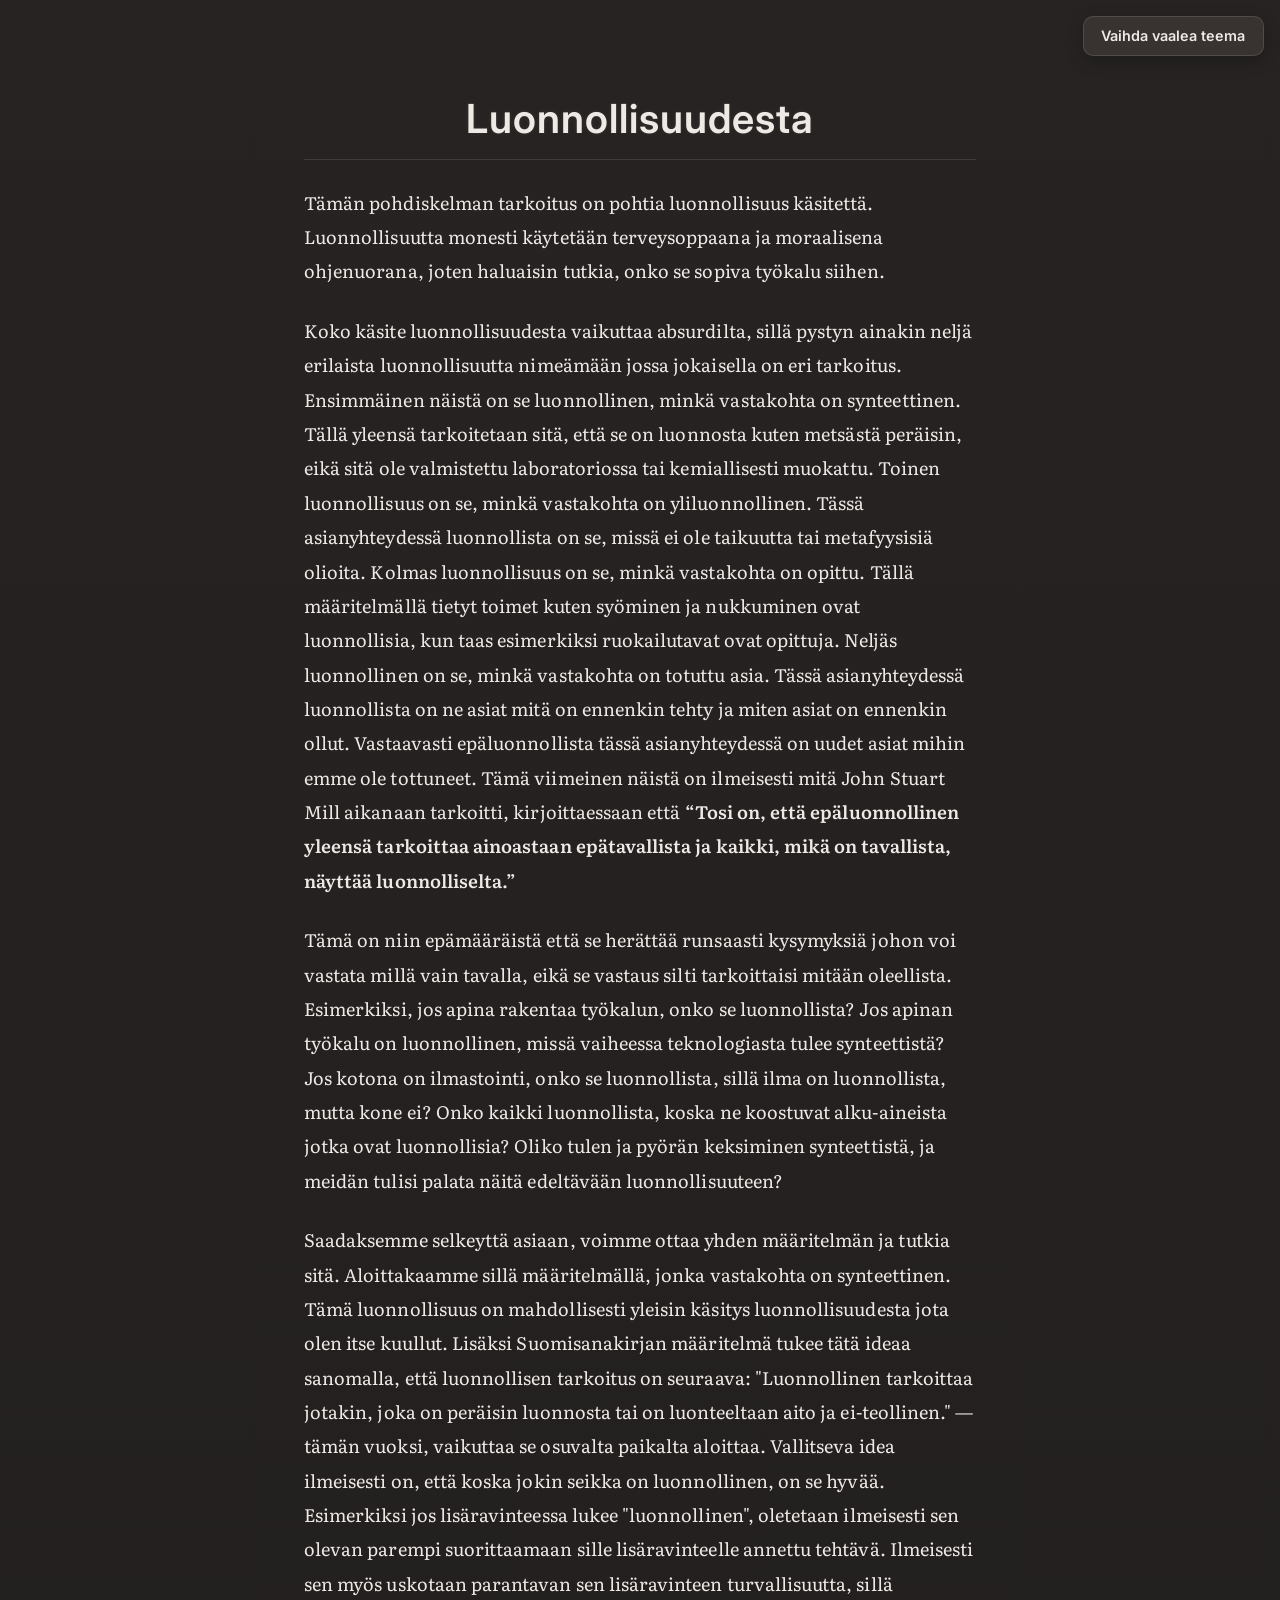
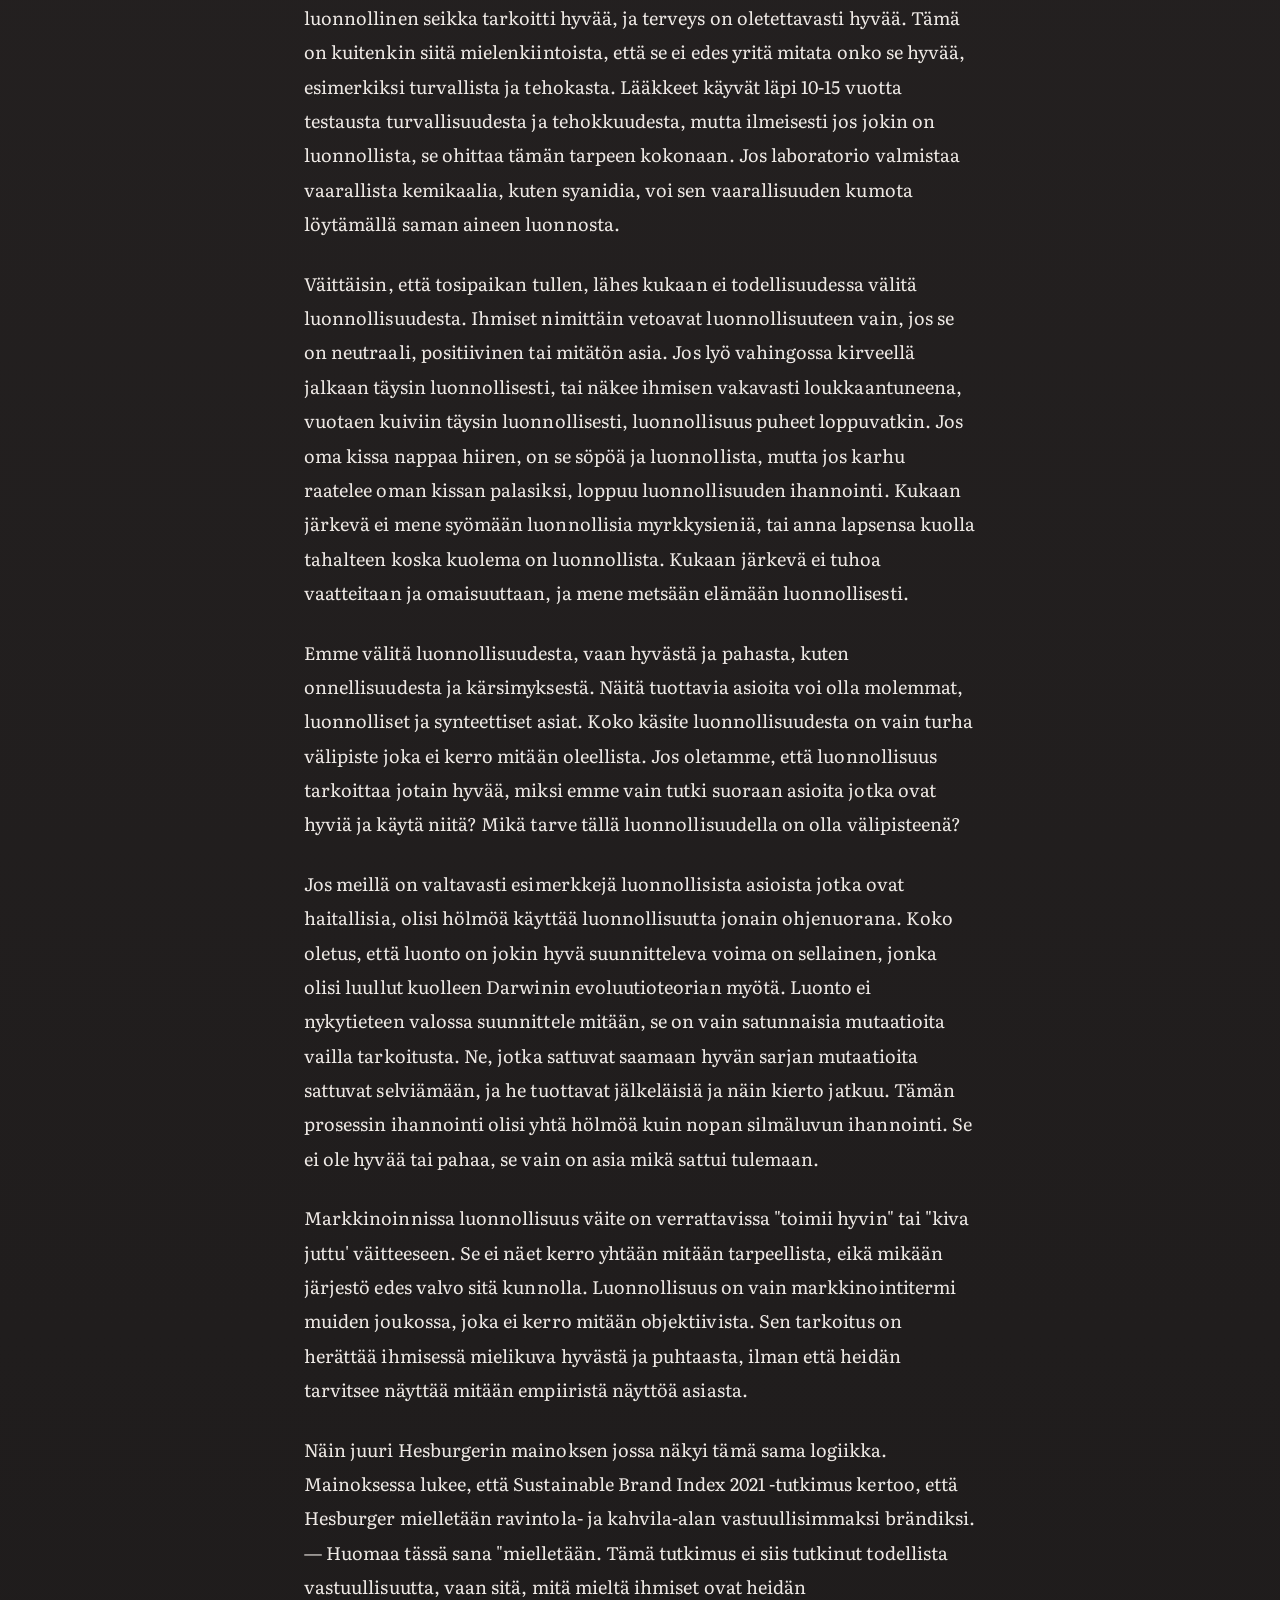
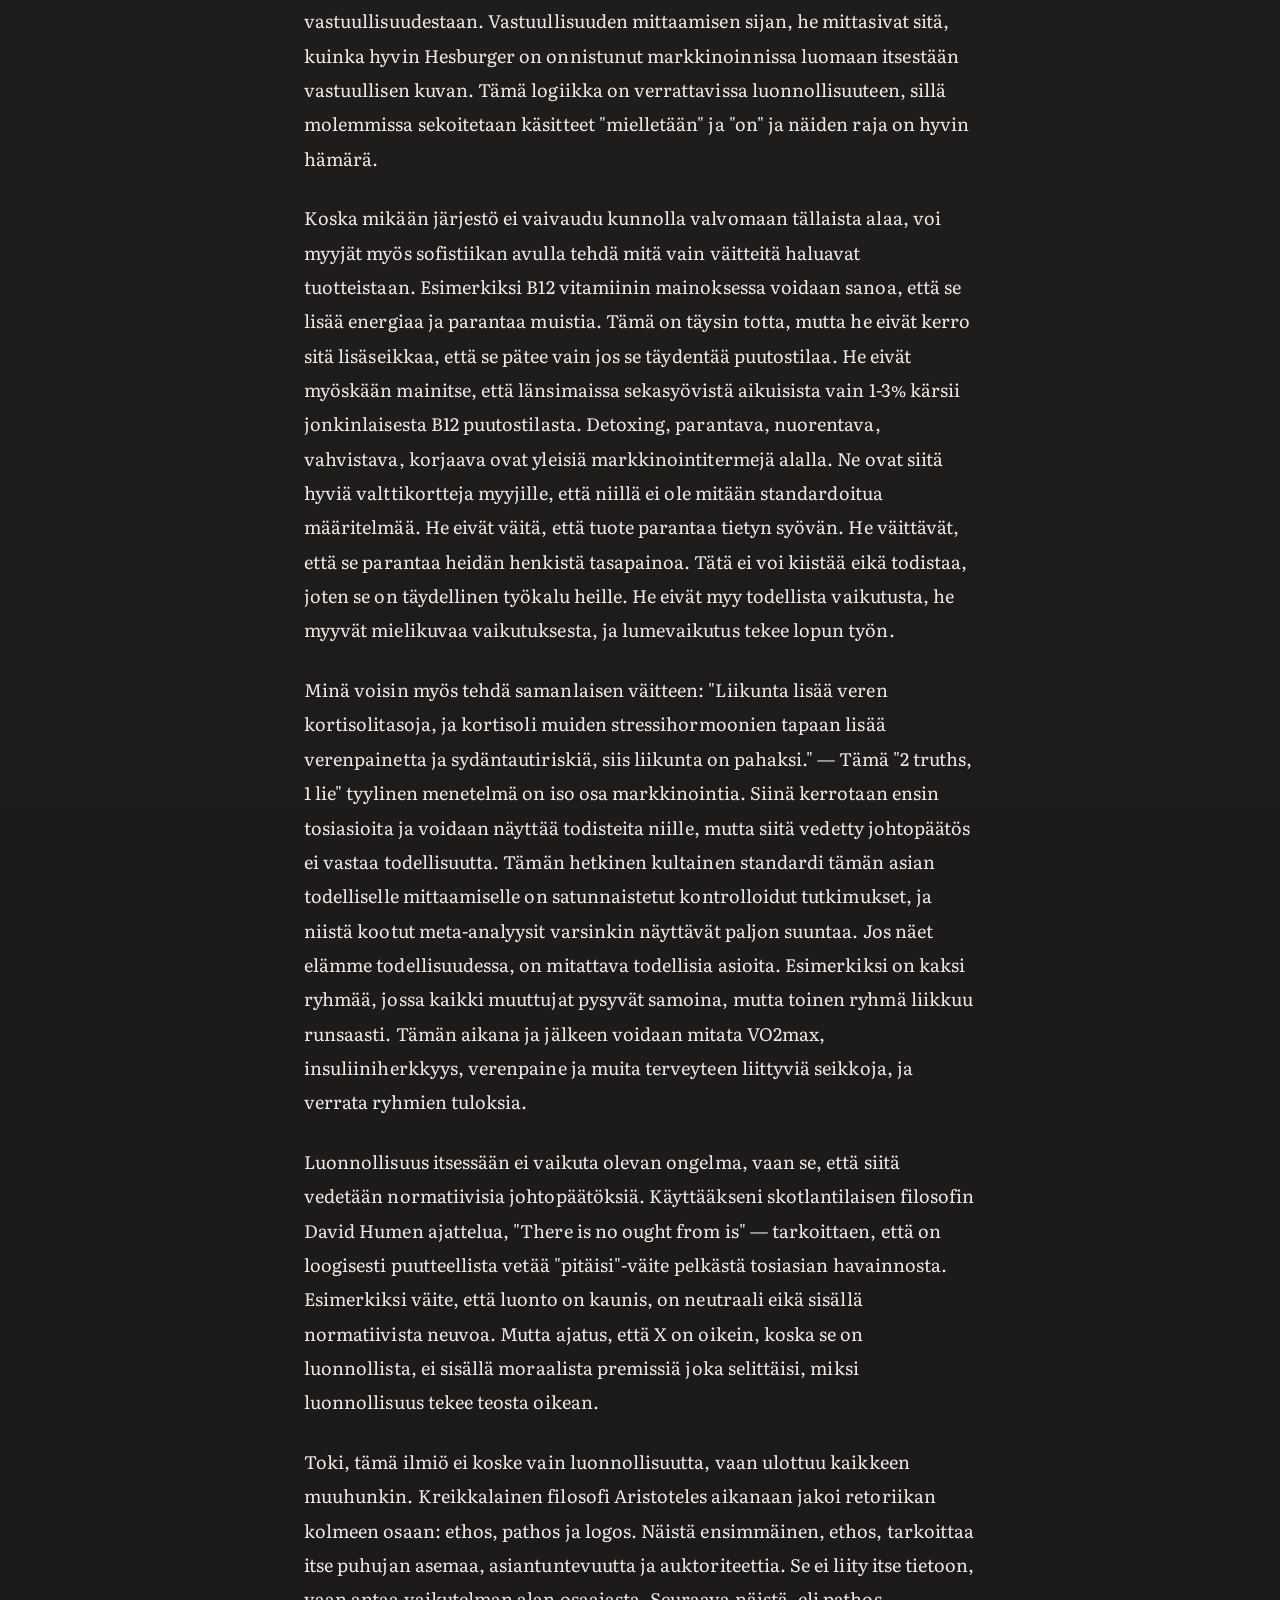
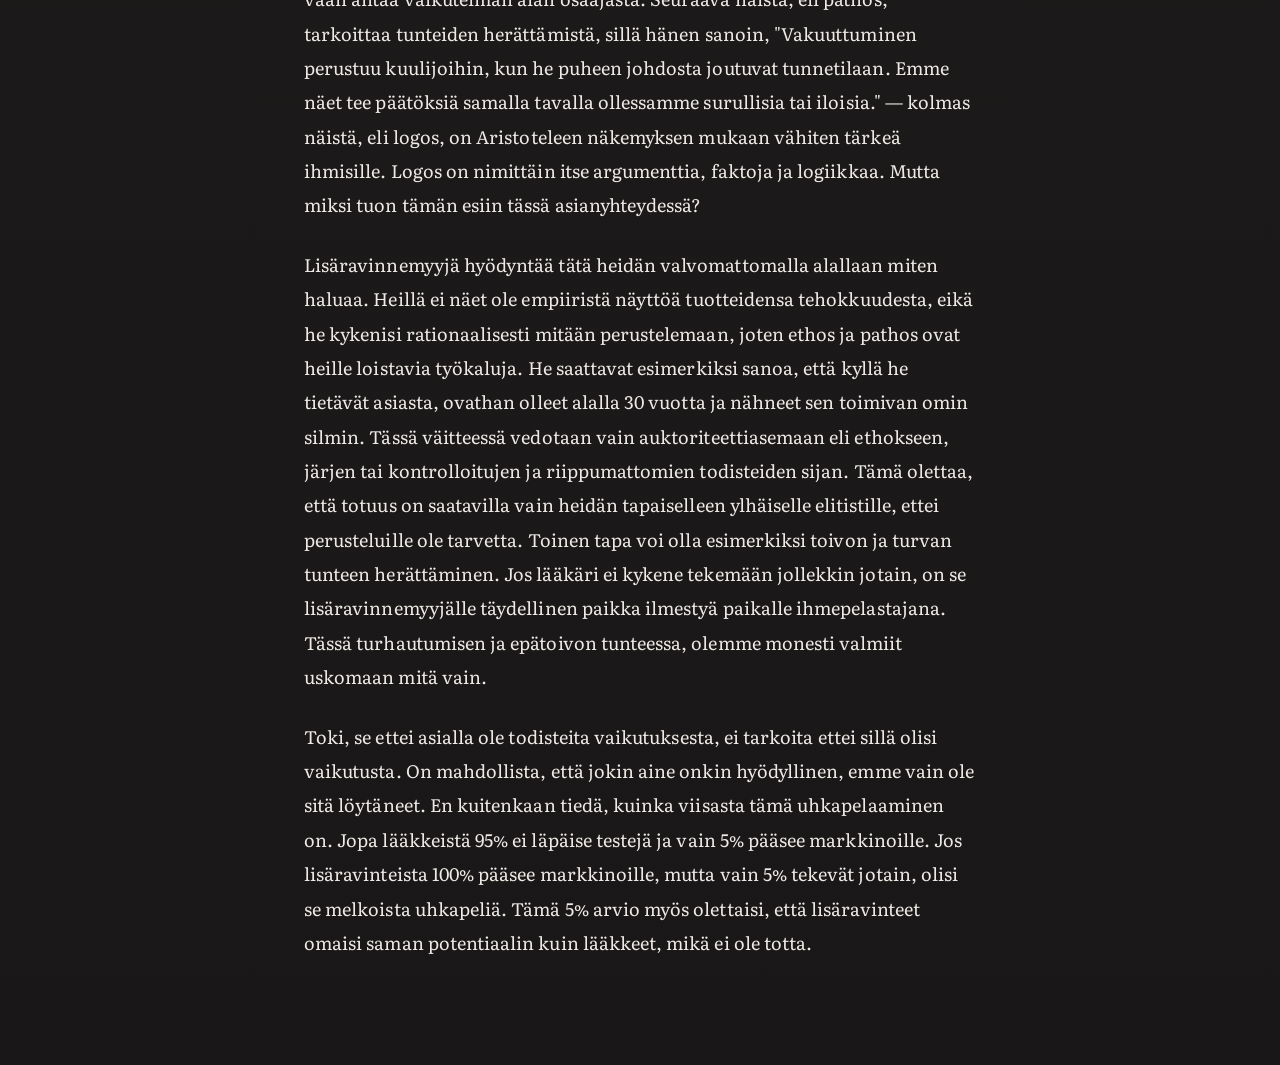
<file: luonnollisuudesta.html>
<!DOCTYPE html>
<html lang="fi" prefix="og: https://ogp.me/ns#">

<head>
  <!-- Sivuston metatiedot -->
  <link rel="stylesheet" href="tyyli.css">
  <meta charset="utf-8">
  <meta name="viewport" content="width=device-width, initial-scale=1, viewport-fit=cover">
</head>

<main>

<button id="themeToggle" aria-pressed="false">Vaihda vaalea teema</button>

<h1>Luonnollisuudesta</h1>

<p>Tämän pohdiskelman tarkoitus on pohtia luonnollisuus käsitettä. Luonnollisuutta monesti käytetään terveysoppaana ja moraalisena ohjenuorana, joten haluaisin tutkia, onko se sopiva työkalu siihen.</p>

<p>Koko käsite luonnollisuudesta vaikuttaa absurdilta, sillä pystyn ainakin neljä erilaista luonnollisuutta nimeämään jossa jokaisella on eri tarkoitus. Ensimmäinen näistä on se luonnollinen, minkä vastakohta on synteettinen. Tällä yleensä tarkoitetaan sitä, että se on luonnosta kuten metsästä peräisin, eikä sitä ole valmistettu laboratoriossa tai kemiallisesti muokattu. Toinen luonnollisuus on se, minkä vastakohta on yliluonnollinen. Tässä asianyhteydessä luonnollista on se, missä ei ole taikuutta tai metafyysisiä olioita. Kolmas luonnollisuus on se, minkä vastakohta on opittu. Tällä määritelmällä tietyt toimet kuten syöminen ja nukkuminen ovat luonnollisia, kun taas esimerkiksi ruokailutavat ovat opittuja. Neljäs luonnollinen on se, minkä vastakohta on totuttu asia. Tässä asianyhteydessä luonnollista on ne asiat mitä on ennenkin tehty ja miten asiat on ennenkin ollut. Vastaavasti epäluonnollista tässä asianyhteydessä on uudet asiat mihin emme ole tottuneet. Tämä viimeinen näistä on ilmeisesti mitä John Stuart Mill aikanaan tarkoitti, kirjoittaessaan että <strong>“Tosi on, että epäluonnollinen yleensä tarkoittaa ainoastaan epätavallista ja kaikki, mikä on tavallista, näyttää luonnolliselta.”</strong></p>

<p>Tämä on niin epämääräistä että se herättää runsaasti kysymyksiä johon voi vastata millä vain tavalla, eikä se vastaus silti tarkoittaisi mitään oleellista. Esimerkiksi, jos apina rakentaa työkalun, onko se luonnollista? Jos apinan työkalu on luonnollinen, missä vaiheessa teknologiasta tulee synteettistä? Jos kotona on ilmastointi, onko se luonnollista, sillä ilma on luonnollista, mutta kone ei? Onko kaikki luonnollista, koska ne koostuvat alku-aineista jotka ovat luonnollisia? Oliko tulen ja pyörän keksiminen synteettistä, ja meidän tulisi palata näitä edeltävään luonnollisuuteen?</p>

<p>Saadaksemme selkeyttä asiaan, voimme ottaa yhden määritelmän ja tutkia sitä.
Aloittakaamme sillä määritelmällä, jonka vastakohta on synteettinen. Tämä luonnollisuus on mahdollisesti yleisin käsitys luonnollisuudesta jota olen itse kuullut. Lisäksi Suomisanakirjan määritelmä tukee tätä ideaa sanomalla, että luonnollisen tarkoitus on seuraava: "Luonnollinen tarkoittaa jotakin, joka on peräisin luonnosta tai on luonteeltaan aito ja ei-teollinen." — tämän vuoksi, vaikuttaa se osuvalta paikalta aloittaa. Vallitseva idea ilmeisesti on, että koska jokin seikka on luonnollinen, on se hyvää. Esimerkiksi jos lisäravinteessa lukee "luonnollinen", oletetaan ilmeisesti sen olevan parempi suorittaamaan sille lisäravinteelle annettu tehtävä. Ilmeisesti sen myös uskotaan parantavan sen lisäravinteen turvallisuutta, sillä luonnollinen seikka tarkoitti hyvää, ja terveys on oletettavasti hyvää. Tämä on kuitenkin siitä mielenkiintoista, että se ei edes yritä mitata onko se hyvää, esimerkiksi turvallista ja tehokasta. Lääkkeet käyvät läpi 10-15 vuotta testausta turvallisuudesta ja tehokkuudesta, mutta ilmeisesti jos jokin on luonnollista, se ohittaa tämän tarpeen kokonaan. Jos laboratorio valmistaa vaarallista kemikaalia, kuten syanidia, voi sen vaarallisuuden kumota löytämällä saman aineen luonnosta.</p>

<p>Väittäisin, että tosipaikan tullen, lähes kukaan ei todellisuudessa välitä luonnollisuudesta. Ihmiset nimittäin vetoavat luonnollisuuteen vain, jos se on neutraali, positiivinen tai mitätön asia. Jos lyö vahingossa kirveellä jalkaan täysin luonnollisesti, tai näkee ihmisen vakavasti loukkaantuneena, vuotaen kuiviin täysin luonnollisesti, luonnollisuus puheet loppuvatkin. Jos oma kissa nappaa hiiren, on se söpöä ja luonnollista, mutta jos karhu raatelee oman kissan palasiksi, loppuu luonnollisuuden ihannointi. Kukaan järkevä ei mene syömään luonnollisia myrkkysieniä, tai anna lapsensa kuolla tahalteen koska kuolema on luonnollista. Kukaan järkevä ei tuhoa vaatteitaan ja omaisuuttaan, ja mene metsään elämään luonnollisesti.</p>

<p>Emme välitä luonnollisuudesta, vaan hyvästä ja pahasta, kuten onnellisuudesta ja kärsimyksestä. Näitä tuottavia asioita voi olla molemmat, luonnolliset ja synteettiset asiat. Koko käsite luonnollisuudesta on vain turha välipiste joka ei kerro mitään oleellista. Jos oletamme, että luonnollisuus tarkoittaa jotain hyvää, miksi emme vain tutki suoraan asioita jotka ovat hyviä ja käytä niitä? Mikä tarve tällä luonnollisuudella on olla välipisteenä?</p>

<p>Jos meillä on valtavasti esimerkkejä luonnollisista asioista jotka ovat haitallisia, olisi hölmöä käyttää luonnollisuutta jonain ohjenuorana. Koko oletus, että luonto on jokin hyvä suunnitteleva voima on sellainen, jonka olisi luullut kuolleen Darwinin evoluutioteorian myötä. Luonto ei nykytieteen valossa suunnittele mitään, se on vain satunnaisia mutaatioita vailla tarkoitusta. Ne, jotka sattuvat saamaan hyvän sarjan mutaatioita sattuvat selviämään, ja he tuottavat jälkeläisiä ja näin kierto jatkuu. Tämän prosessin ihannointi olisi yhtä hölmöä kuin nopan silmäluvun ihannointi. Se ei ole hyvää tai pahaa, se vain on asia mikä sattui tulemaan.</p>

<p>Markkinoinnissa luonnollisuus väite on verrattavissa "toimii hyvin" tai "kiva juttu' väitteeseen. Se ei näet kerro yhtään mitään tarpeellista, eikä mikään järjestö edes valvo sitä kunnolla. Luonnollisuus on vain markkinointitermi muiden joukossa, joka ei kerro mitään objektiivista. Sen tarkoitus on herättää ihmisessä mielikuva hyvästä ja puhtaasta, ilman että heidän tarvitsee näyttää mitään empiiristä näyttöä asiasta.</p>

<p>Näin juuri Hesburgerin mainoksen jossa näkyi tämä sama logiikka. Mainoksessa lukee, että Sustainable Brand Index 2021 -tutkimus kertoo, että Hesburger mielletään ravintola- ja kahvila-alan vastuullisimmaksi brändiksi. — Huomaa tässä sana "mielletään. Tämä tutkimus ei siis tutkinut todellista vastuullisuutta, vaan sitä, mitä mieltä ihmiset ovat heidän vastuullisuudestaan. Vastuullisuuden mittaamisen sijan, he mittasivat sitä, kuinka hyvin Hesburger on onnistunut markkinoinnissa luomaan itsestään vastuullisen kuvan. Tämä logiikka on verrattavissa luonnollisuuteen, sillä molemmissa sekoitetaan käsitteet "mielletään" ja "on" ja näiden raja on hyvin hämärä.</p>

<p>Koska mikään järjestö ei vaivaudu kunnolla valvomaan tällaista alaa, voi myyjät myös sofistiikan avulla tehdä mitä vain väitteitä haluavat tuotteistaan. Esimerkiksi B12 vitamiinin mainoksessa voidaan sanoa, että se lisää energiaa ja parantaa muistia. Tämä on täysin totta, mutta he eivät kerro sitä lisäseikkaa, että se pätee vain jos se täydentää puutostilaa. He eivät myöskään mainitse, että länsimaissa sekasyövistä aikuisista vain 1-3% kärsii jonkinlaisesta B12 puutostilasta. Detoxing, parantava, nuorentava, vahvistava, korjaava ovat yleisiä markkinointitermejä alalla. Ne ovat siitä hyviä valttikortteja myyjille, että niillä ei ole mitään standardoitua määritelmää. He eivät väitä, että tuote parantaa tietyn syövän. He väittävät, että se parantaa heidän henkistä tasapainoa. Tätä ei voi kiistää eikä todistaa, joten se on täydellinen työkalu heille. He eivät myy todellista vaikutusta, he myyvät mielikuvaa vaikutuksesta, ja lumevaikutus tekee lopun työn.</p>

<p>Minä voisin myös tehdä samanlaisen väitteen: "Liikunta lisää veren kortisolitasoja, ja kortisoli muiden stressihormoonien tapaan lisää verenpainetta ja sydäntautiriskiä, siis liikunta on pahaksi." — Tämä "2 truths, 1 lie" tyylinen menetelmä on iso osa markkinointia. Siinä kerrotaan ensin tosiasioita ja voidaan näyttää todisteita niille, mutta siitä vedetty johtopäätös ei vastaa todellisuutta. Tämän hetkinen kultainen standardi tämän asian todelliselle mittaamiselle on satunnaistetut kontrolloidut tutkimukset, ja niistä kootut meta-analyysit varsinkin näyttävät paljon suuntaa. Jos näet elämme todellisuudessa, on mitattava todellisia asioita. Esimerkiksi on kaksi ryhmää, jossa kaikki muuttujat pysyvät samoina, mutta toinen ryhmä liikkuu runsaasti. Tämän aikana ja jälkeen voidaan mitata VO2max, insuliiniherkkyys, verenpaine ja muita terveyteen liittyviä seikkoja, ja verrata ryhmien tuloksia.</p>

<p>Luonnollisuus itsessään ei vaikuta olevan ongelma, vaan se, että siitä vedetään normatiivisia johtopäätöksiä. Käyttääkseni skotlantilaisen filosofin David Humen ajattelua, "There is no ought from is" — tarkoittaen, että on loogisesti puutteellista vetää "pitäisi"-väite pelkästä tosiasian havainnosta. Esimerkiksi väite, että luonto on kaunis, on neutraali eikä sisällä normatiivista neuvoa. Mutta ajatus, että X on oikein, koska se on luonnollista, ei sisällä moraalista premissiä joka selittäisi, miksi luonnollisuus tekee teosta oikean.</p>

<p>Toki, tämä ilmiö ei koske vain luonnollisuutta, vaan ulottuu kaikkeen muuhunkin. Kreikkalainen filosofi Aristoteles aikanaan jakoi retoriikan kolmeen osaan: ethos, pathos ja logos. Näistä ensimmäinen, ethos, tarkoittaa itse puhujan asemaa, asiantuntevuutta ja auktoriteettia. Se ei liity itse tietoon, vaan antaa vaikutelman alan osaajasta. Seuraava näistä, eli pathos, tarkoittaa tunteiden herättämistä, sillä hänen sanoin, "Vakuuttuminen perustuu kuulijoihin, kun he puheen johdosta joutuvat tunnetilaan. Emme näet tee päätöksiä samalla tavalla ollessamme surullisia tai iloisia." — kolmas näistä, eli logos, on Aristoteleen näkemyksen mukaan vähiten tärkeä ihmisille. Logos on nimittäin itse argumenttia, faktoja ja logiikkaa. Mutta miksi tuon tämän esiin tässä asianyhteydessä?</p>

<p>Lisäravinnemyyjä hyödyntää tätä heidän valvomattomalla alallaan miten haluaa. Heillä ei näet ole empiiristä näyttöä tuotteidensa tehokkuudesta, eikä he kykenisi rationaalisesti mitään perustelemaan, joten ethos ja pathos ovat heille loistavia työkaluja. He saattavat esimerkiksi sanoa, että kyllä he tietävät asiasta, ovathan olleet alalla 30 vuotta ja nähneet sen toimivan omin silmin. Tässä väitteessä vedotaan vain auktoriteettiasemaan eli ethokseen, järjen tai kontrolloitujen ja riippumattomien todisteiden sijan. Tämä olettaa, että totuus on saatavilla vain heidän tapaiselleen ylhäiselle elitistille, ettei perusteluille ole tarvetta. Toinen tapa voi olla esimerkiksi toivon ja turvan tunteen herättäminen. Jos lääkäri ei kykene tekemään jollekkin jotain, on se lisäravinnemyyjälle täydellinen paikka ilmestyä paikalle ihmepelastajana. Tässä turhautumisen ja epätoivon tunteessa, olemme monesti valmiit uskomaan mitä vain.</p>

<p>Toki, se ettei asialla ole todisteita vaikutuksesta, ei tarkoita ettei sillä olisi vaikutusta. On mahdollista, että jokin aine onkin hyödyllinen, emme vain ole sitä löytäneet. En kuitenkaan tiedä, kuinka viisasta tämä uhkapelaaminen on. Jopa lääkkeistä 95% ei läpäise testejä ja vain 5% pääsee markkinoille. Jos lisäravinteista 100% pääsee markkinoille, mutta vain 5% tekevät jotain, olisi se melkoista uhkapeliä. Tämä 5% arvio myös olettaisi, että lisäravinteet omaisi saman potentiaalin kuin lääkkeet, mikä ei ole totta.</p>

</main>
<script>
  (function() {
    const btn = document.getElementById('themeToggle');
    const root = document.documentElement; // html
    const body = document.body;

    // Palautetaan tallennettu teema (light/dark)
    const saved = localStorage.getItem('site-theme');
    if (saved === 'light') {
      root.classList.add('light-theme');
      body.classList.add('light-theme');
      btn.textContent = 'Vaihda tumma teema';
      btn.setAttribute('aria-pressed', 'true');
    } else {
      // varmistus: poista jos jostain syystä lisätty
      root.classList.remove('light-theme');
      body.classList.remove('light-theme');
      btn.textContent = 'Vaihda vaalea teema';
      btn.setAttribute('aria-pressed', 'false');
    }

    btn.addEventListener('click', () => {
      const turningOn = !root.classList.contains('light-theme');
      // Lisätään/poistetaan molemmilta tasoilta varmistaen muuttujien periytyminen
      root.classList.toggle('light-theme', turningOn);
      body.classList.toggle('light-theme', turningOn);

      btn.textContent = turningOn ? 'Vaihda tumma teema' : 'Vaihda vaalea teema';
      btn.setAttribute('aria-pressed', turningOn ? 'true' : 'false');

      localStorage.setItem('site-theme', turningOn ? 'light' : 'dark');
    });
  })();
</script>

</body>

</html>
</file>
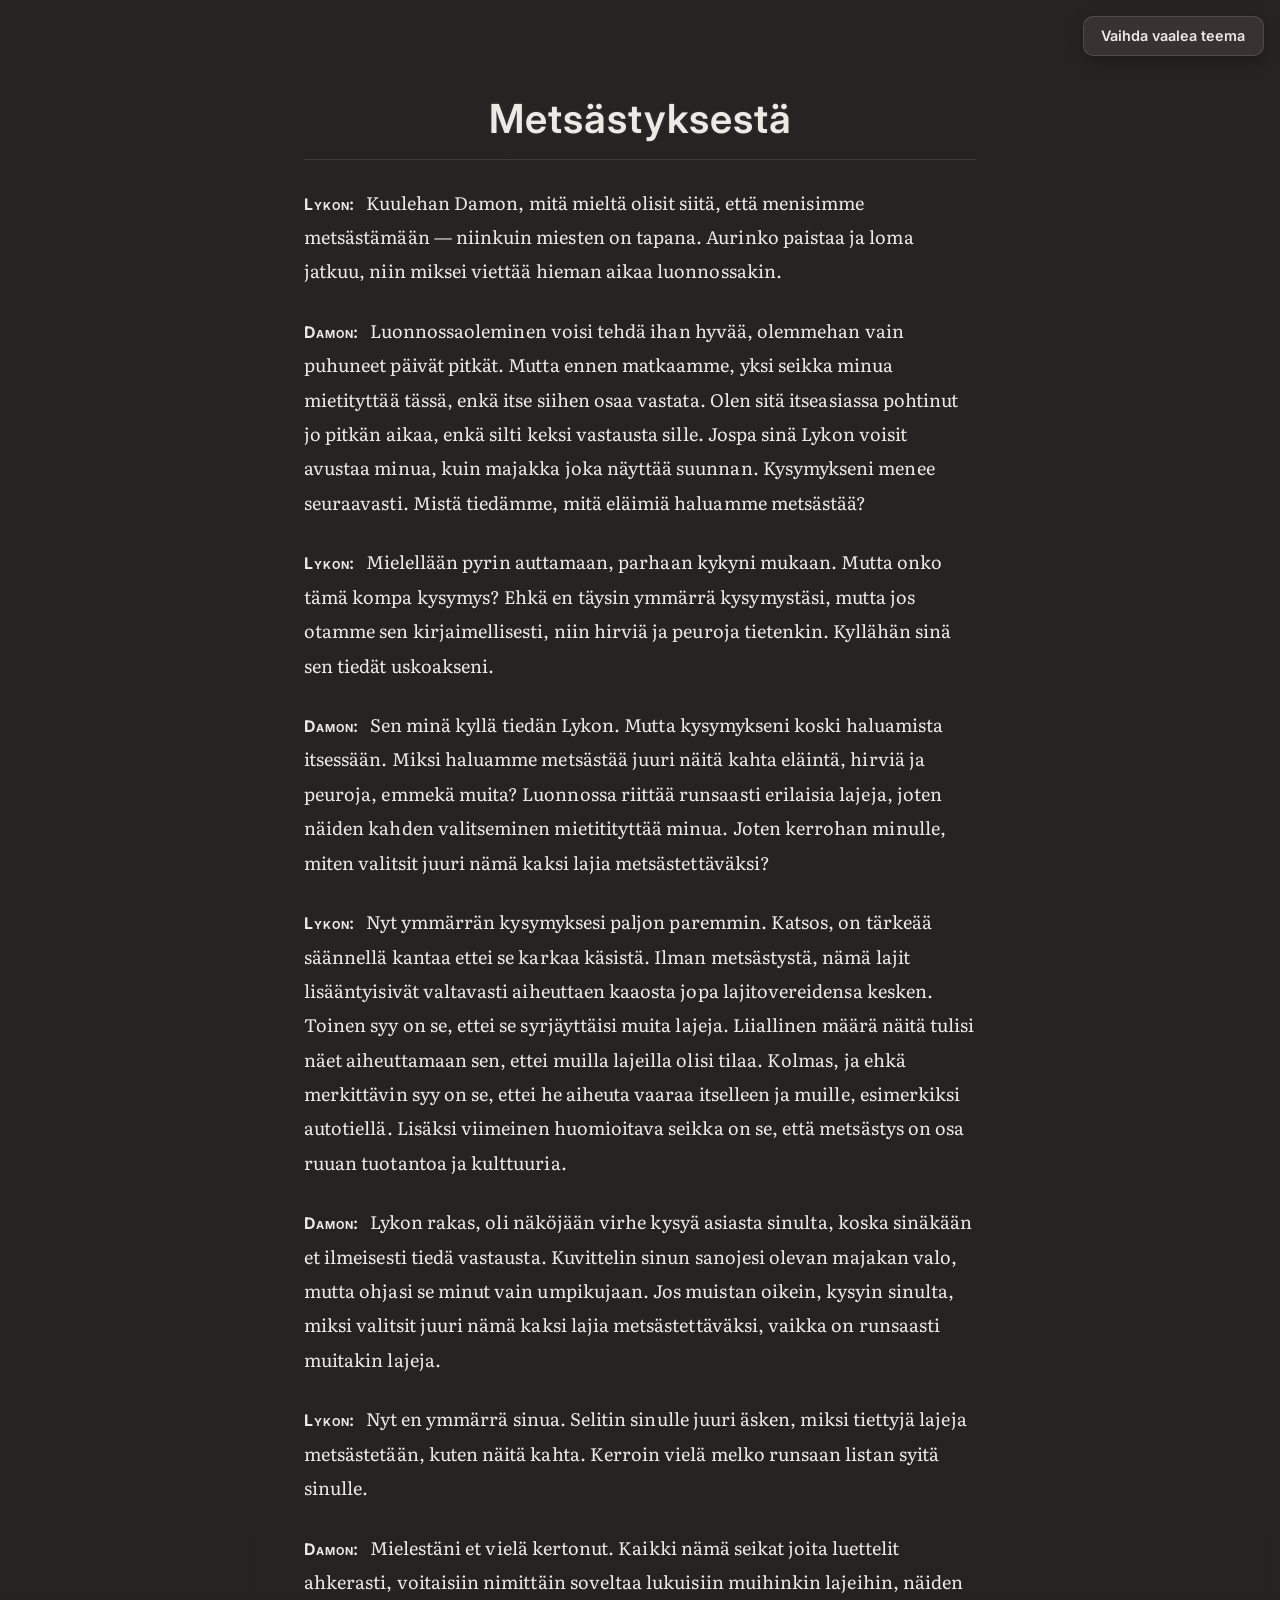
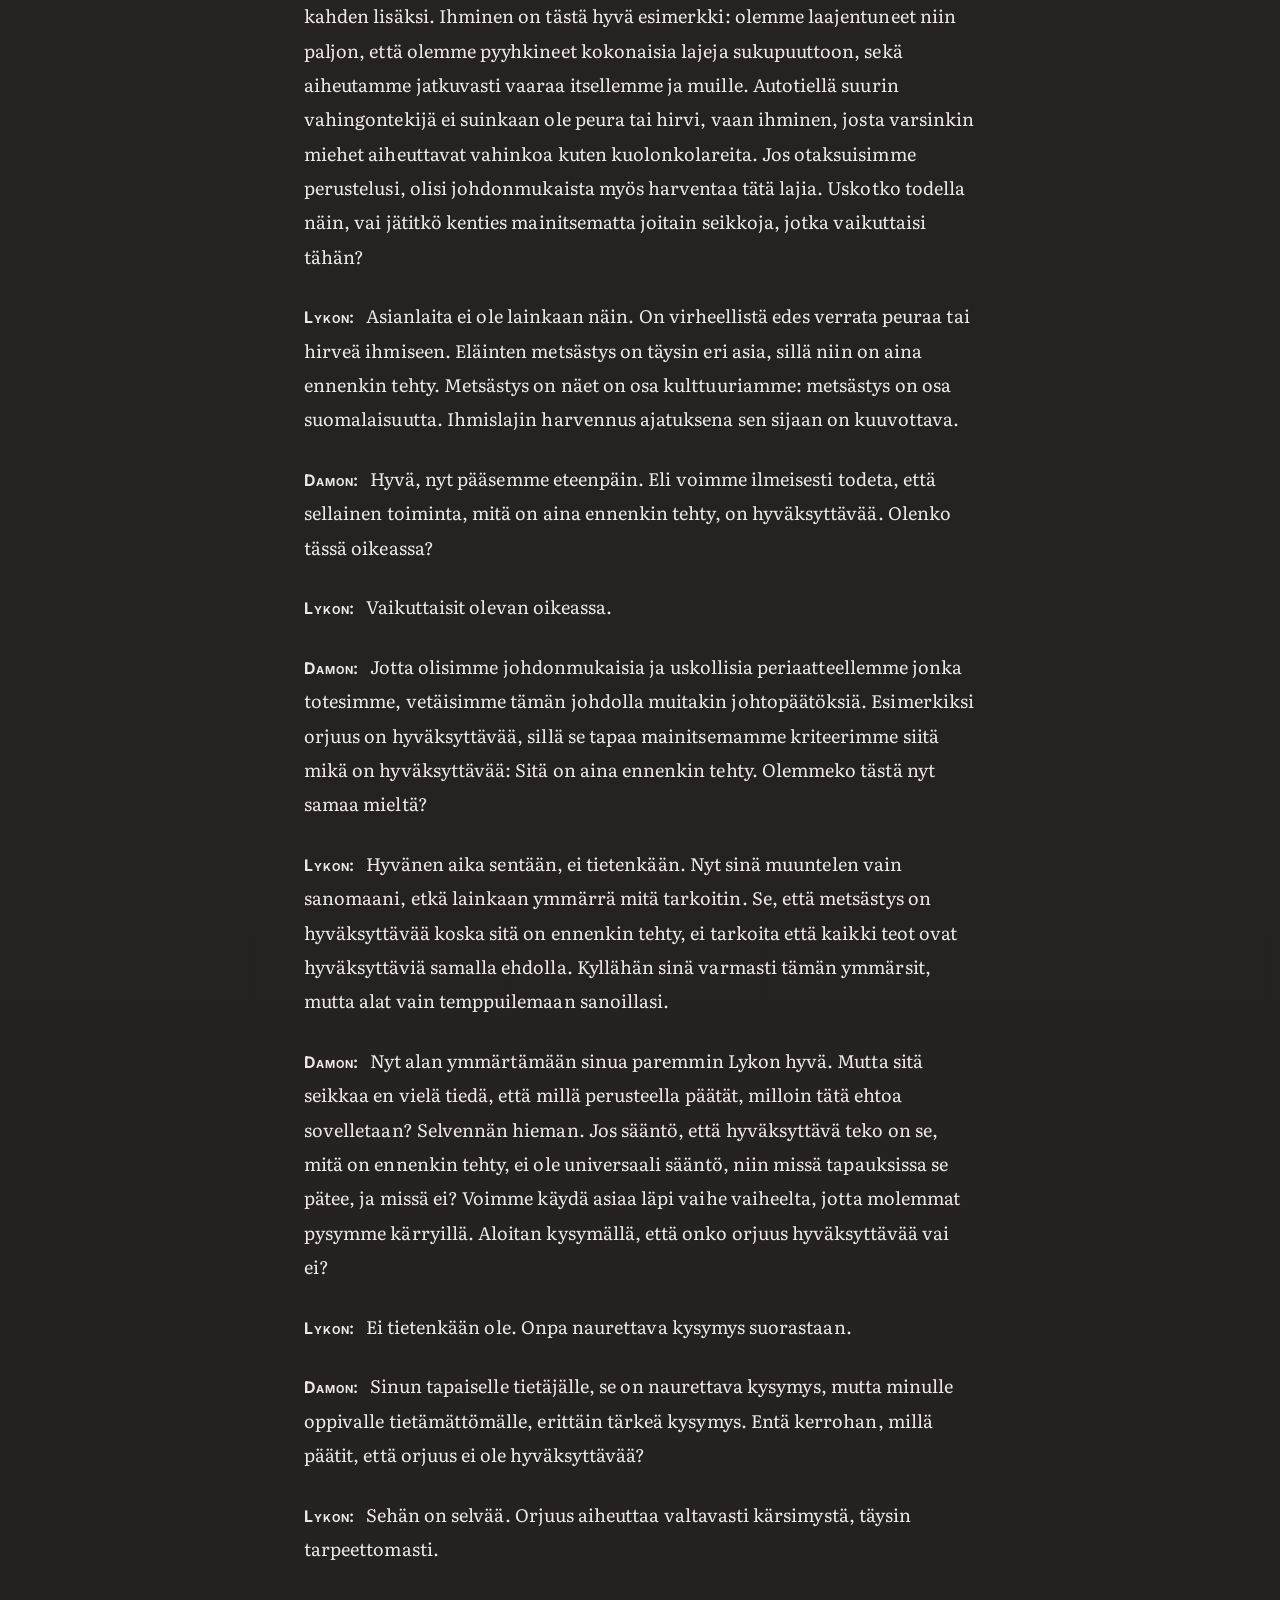
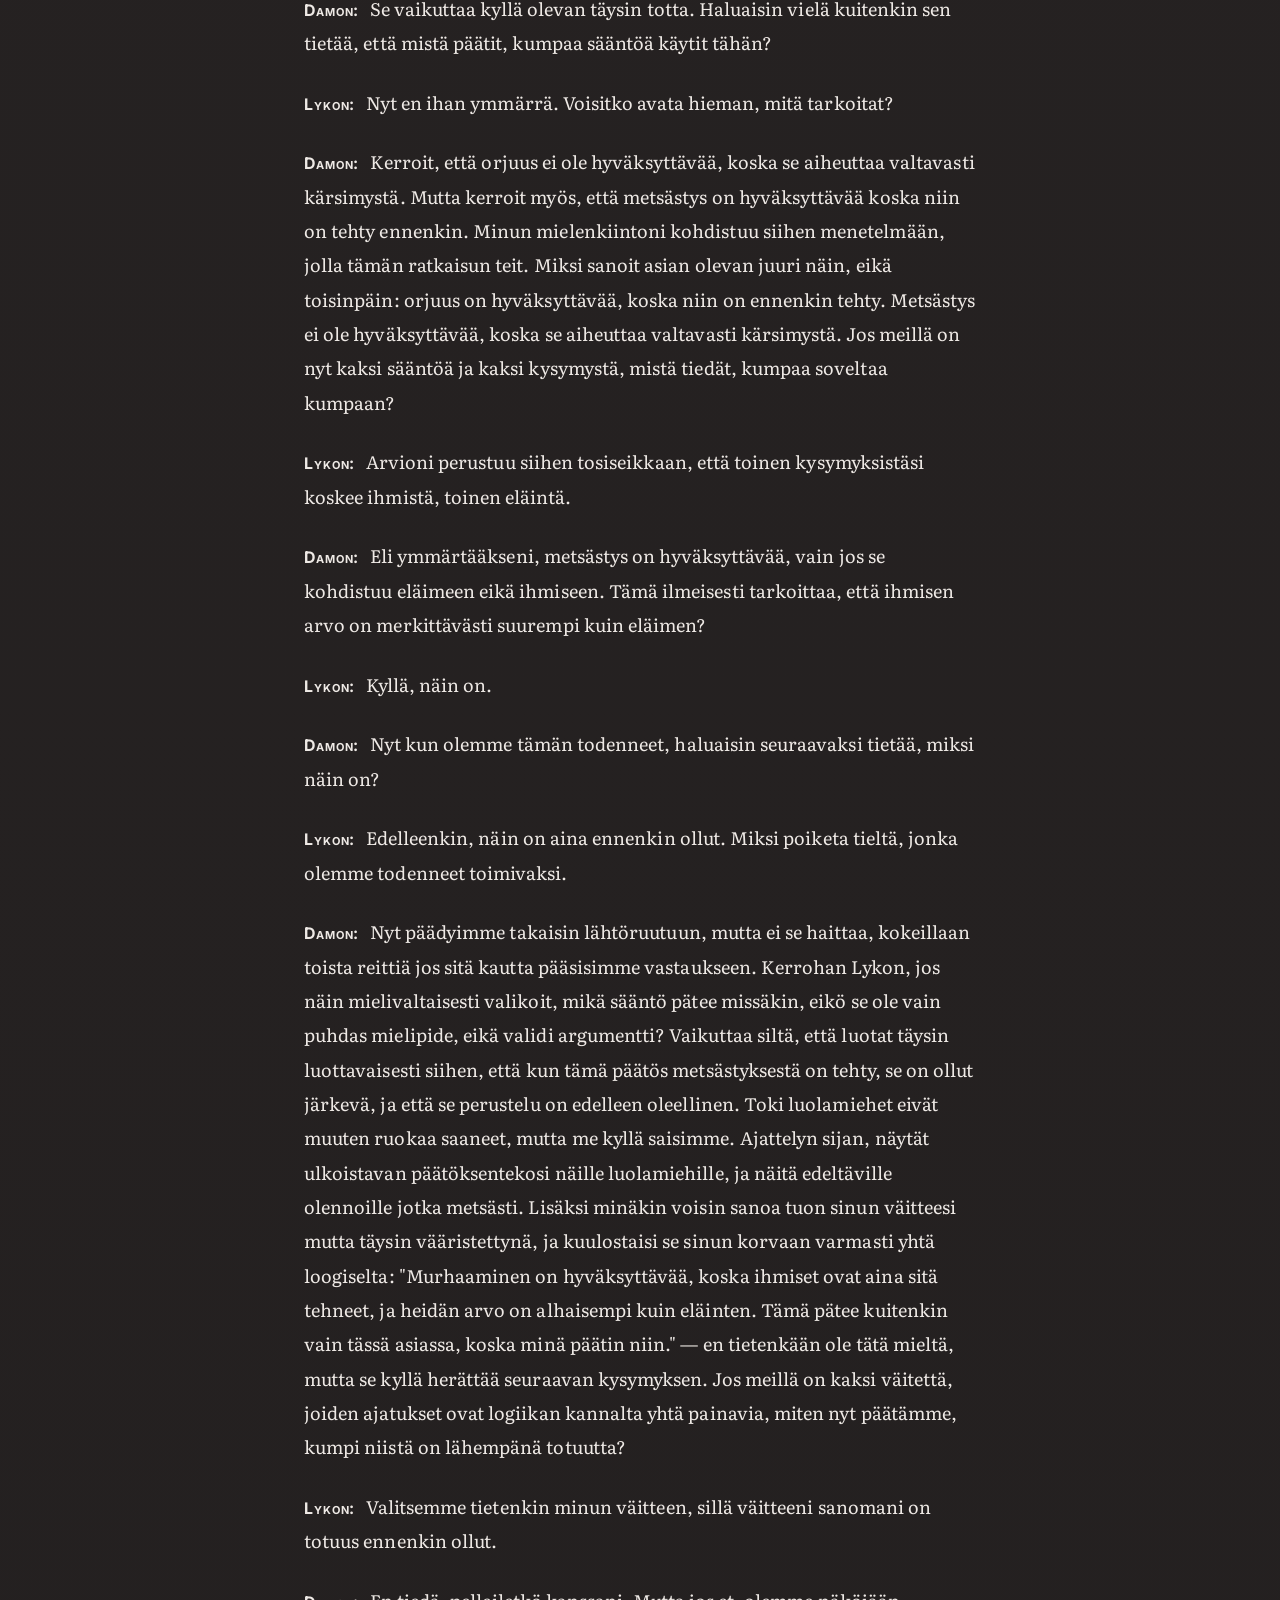
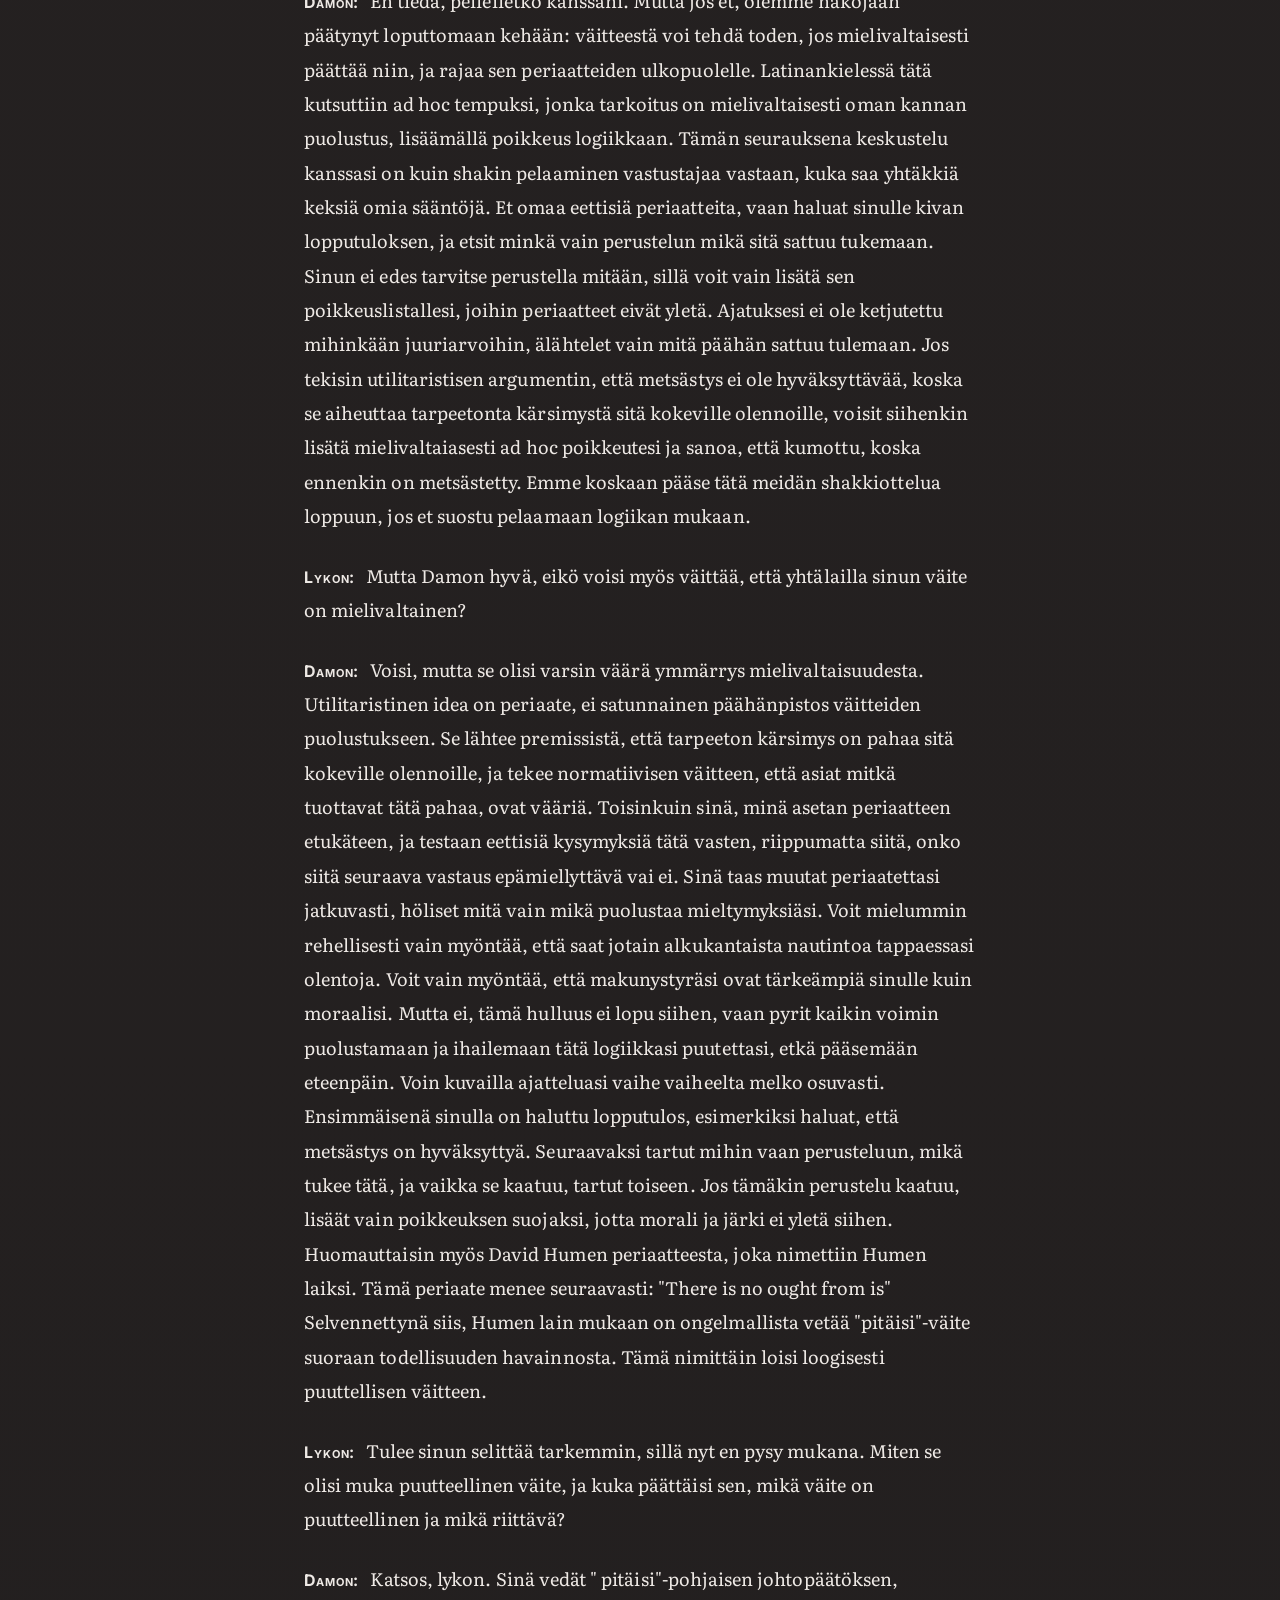
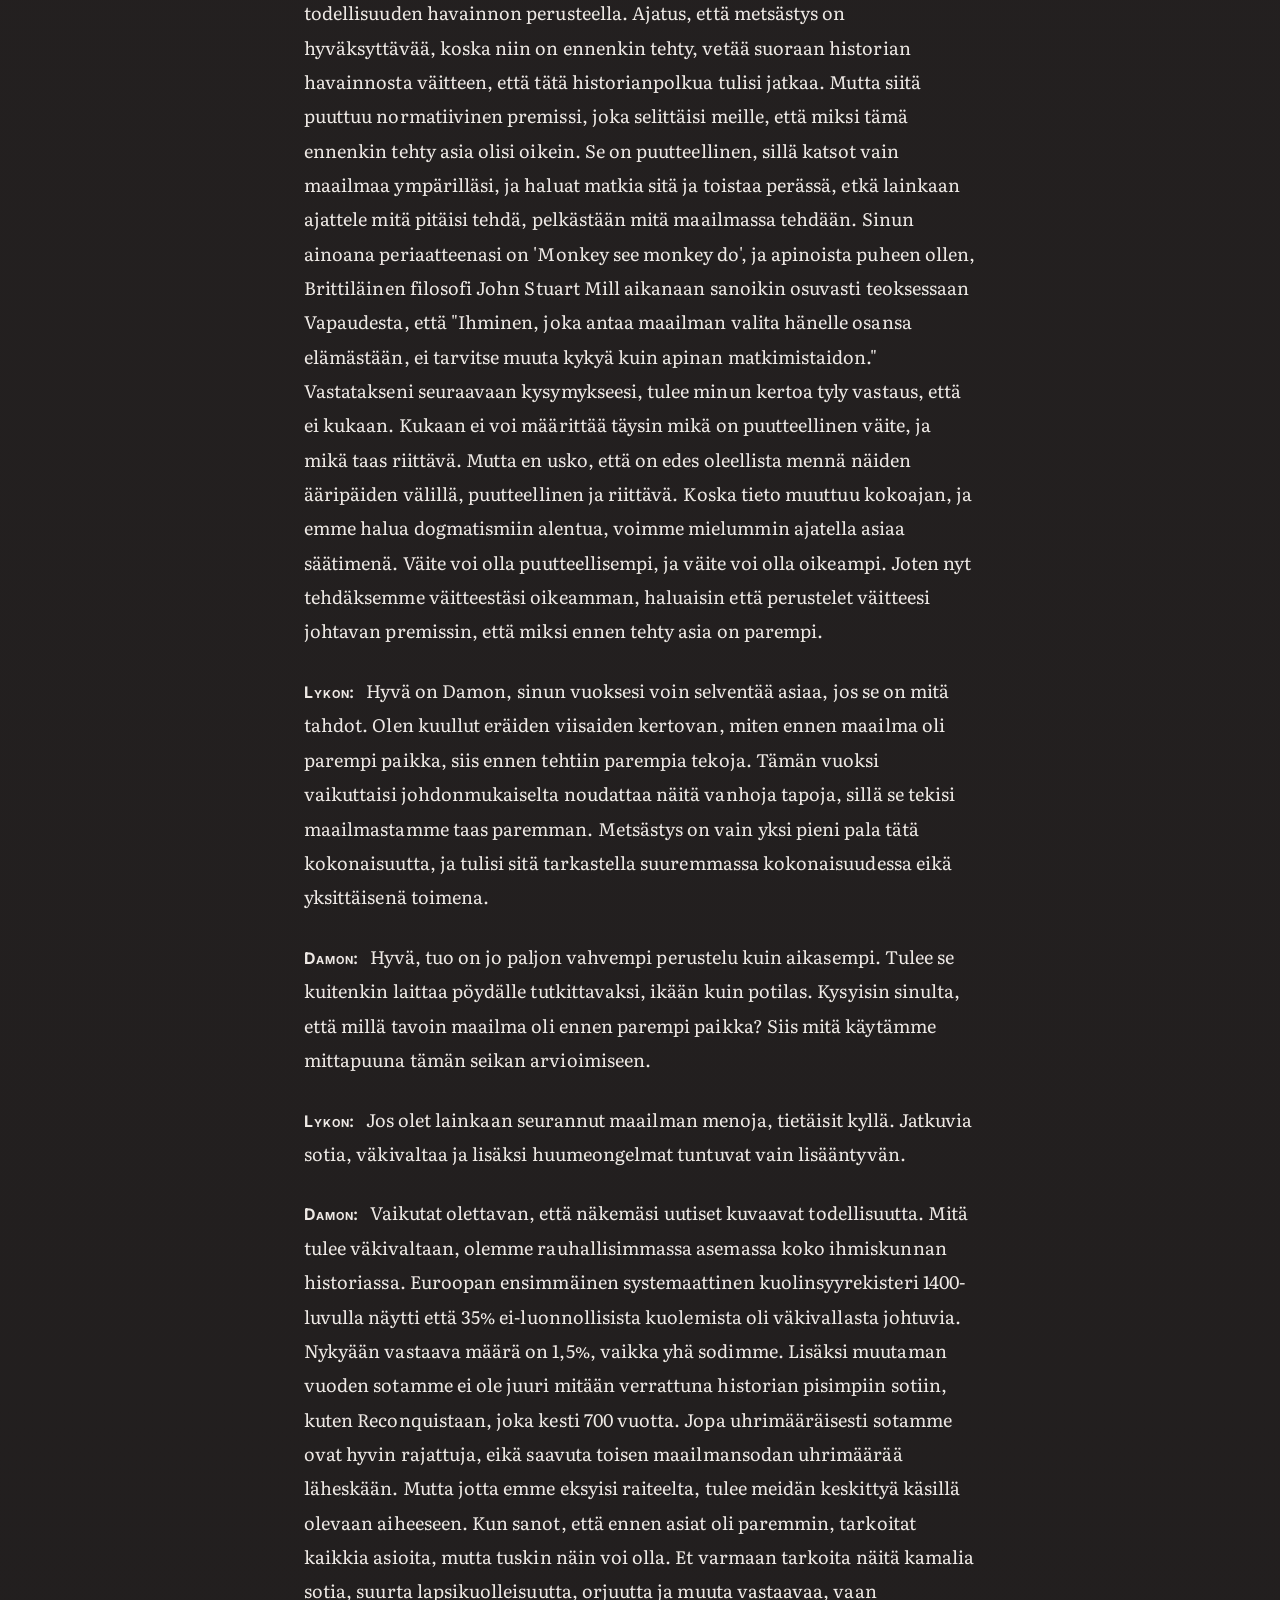
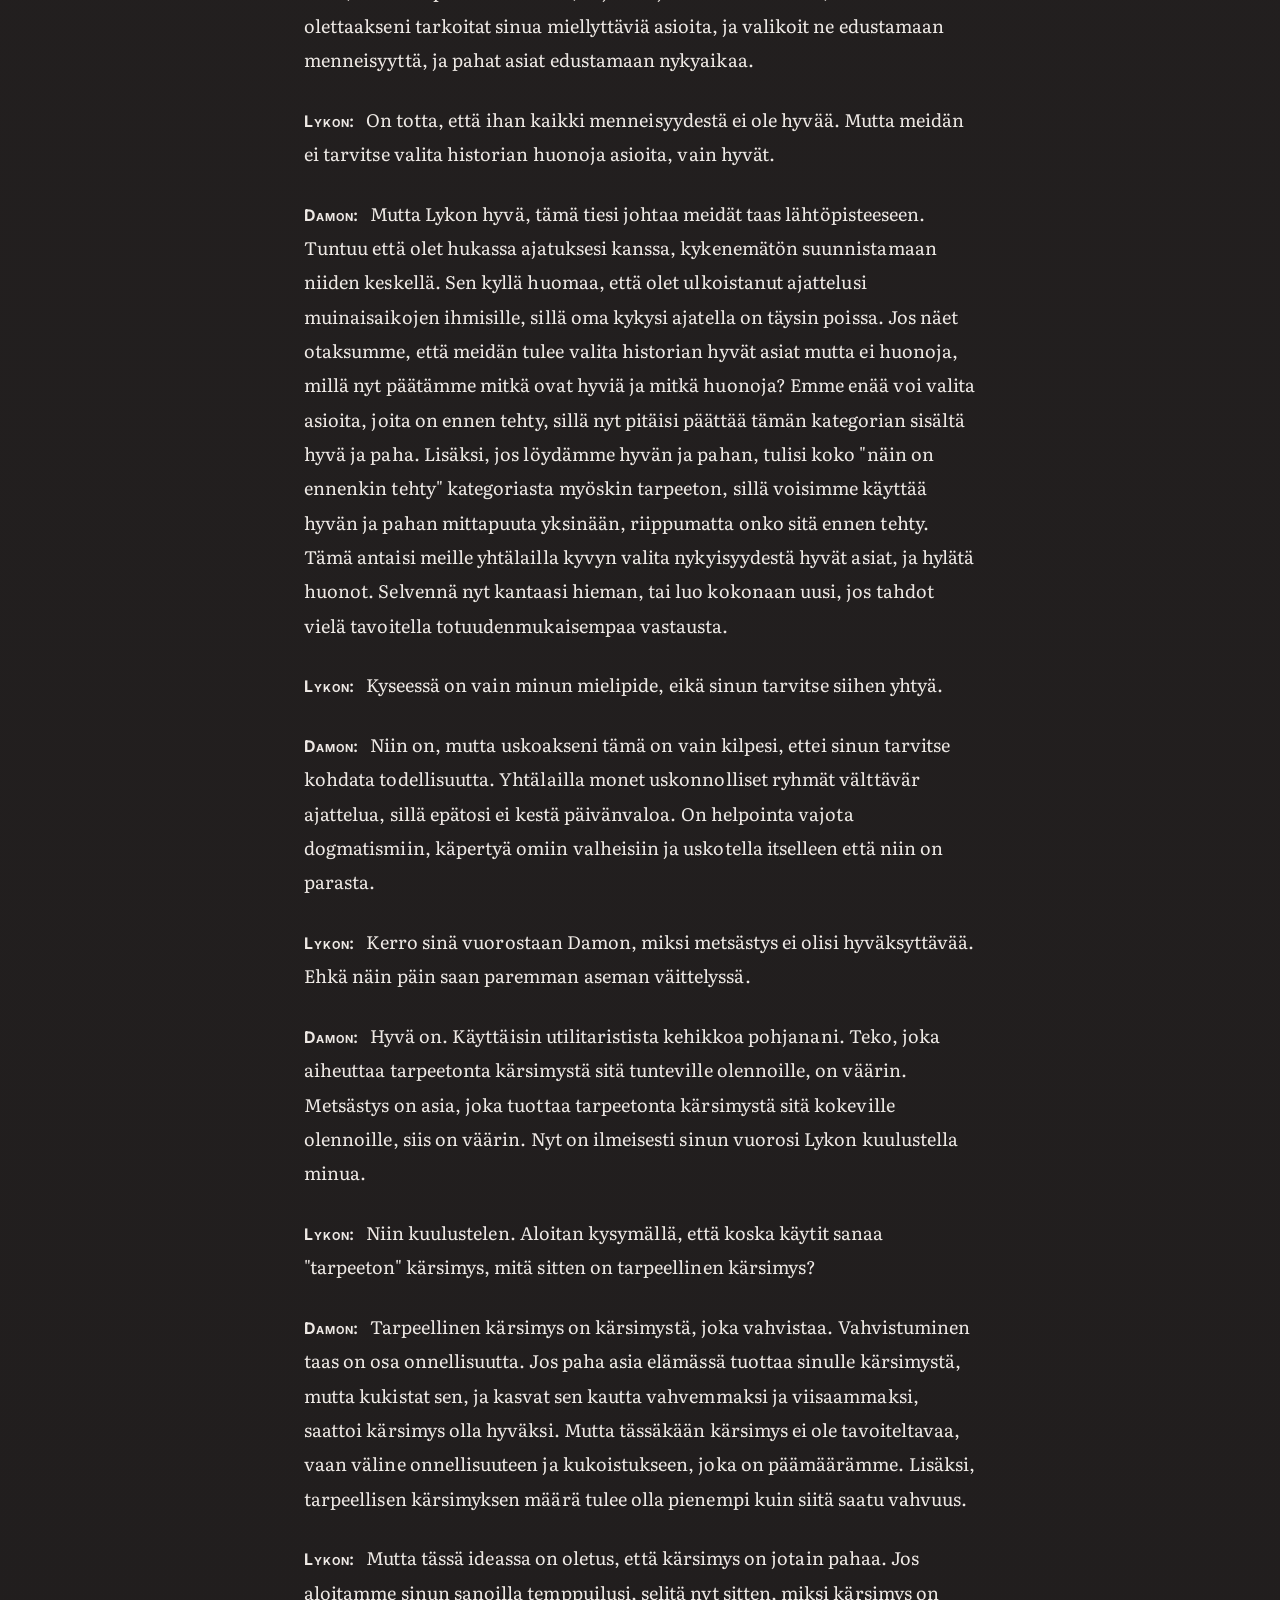
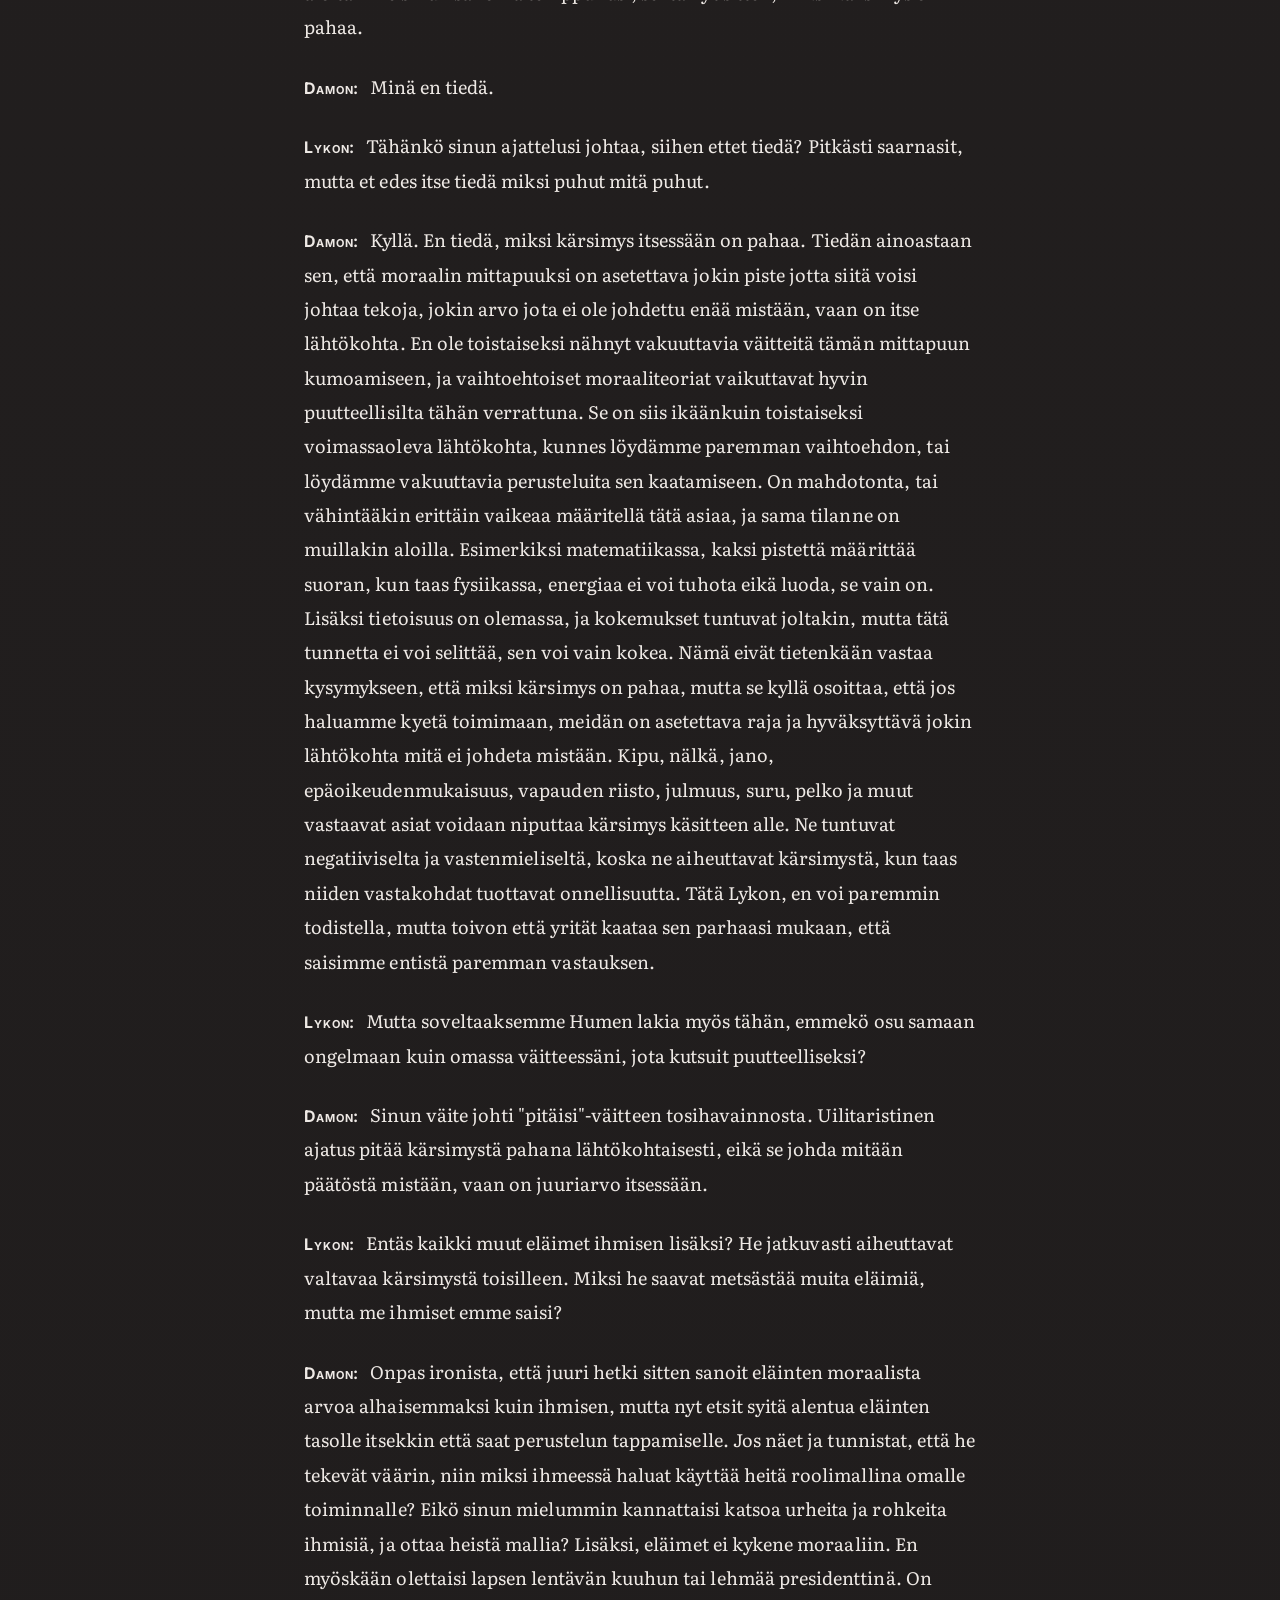
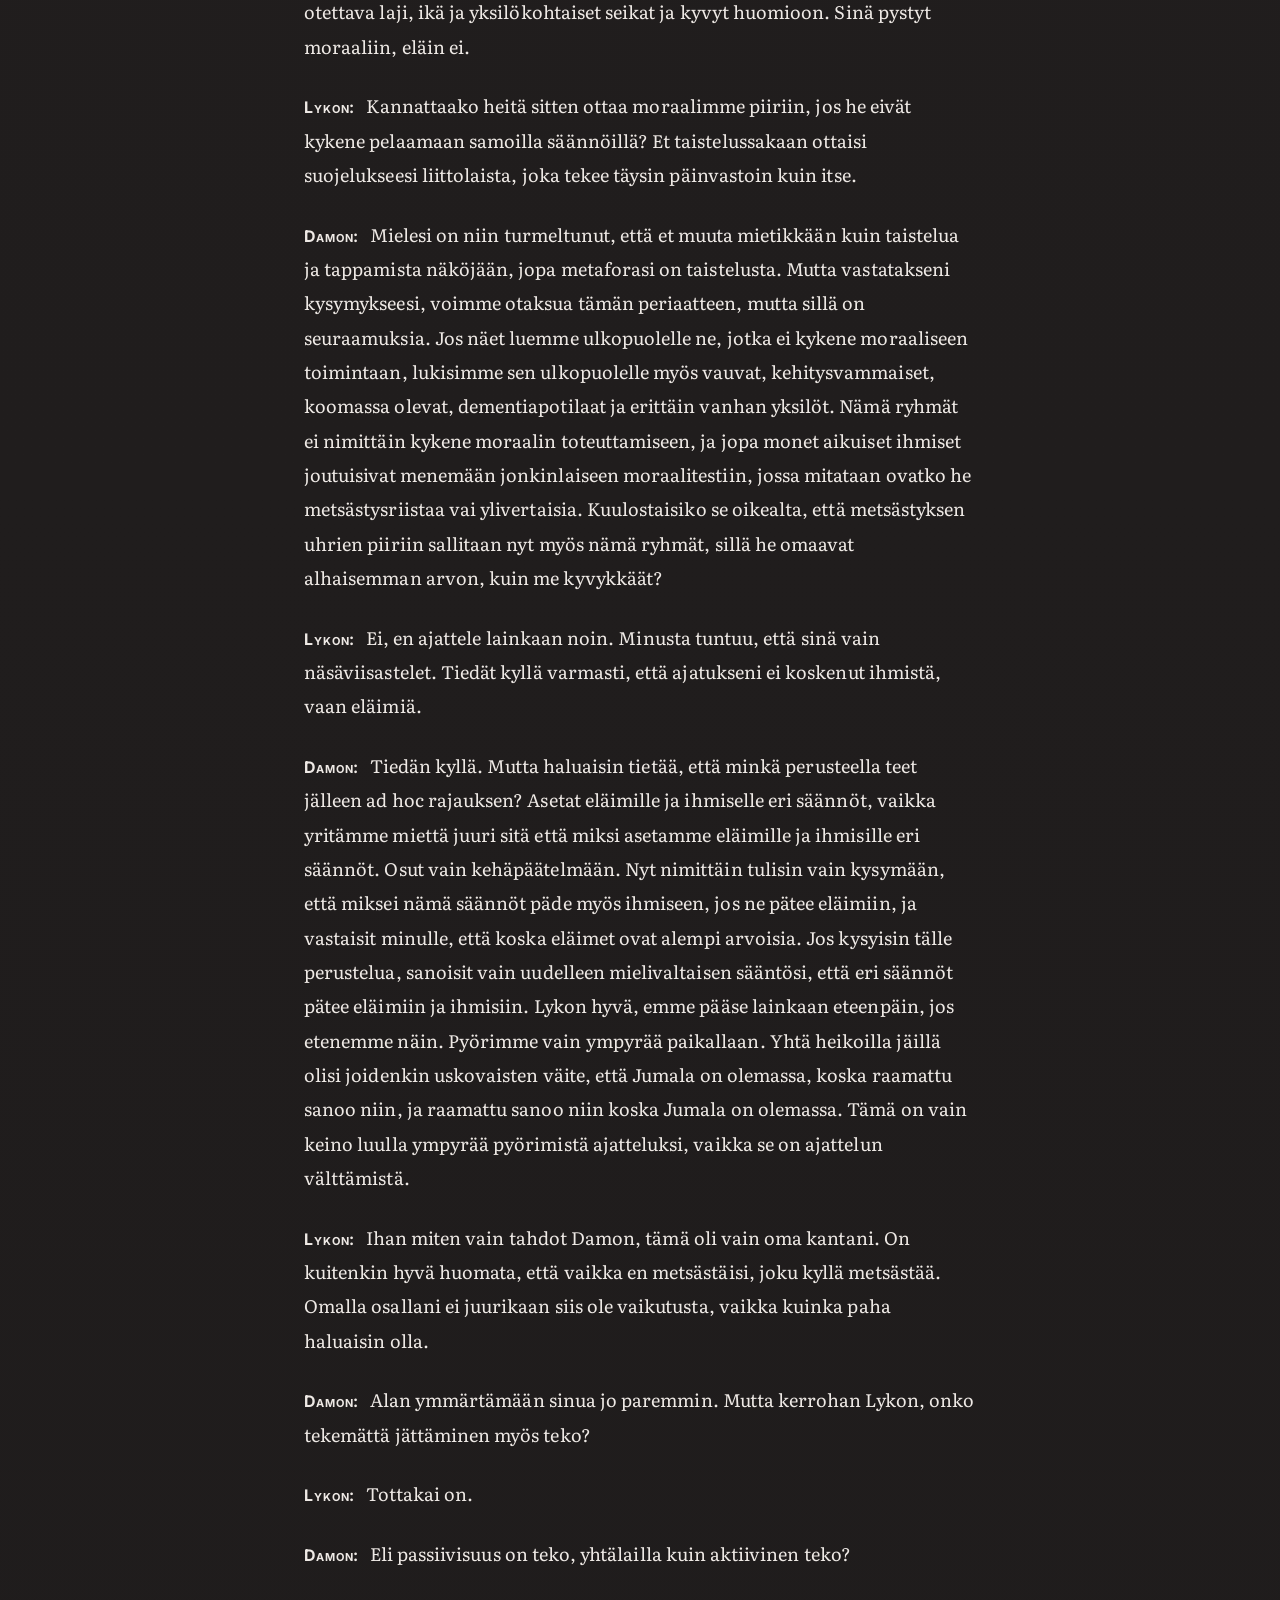
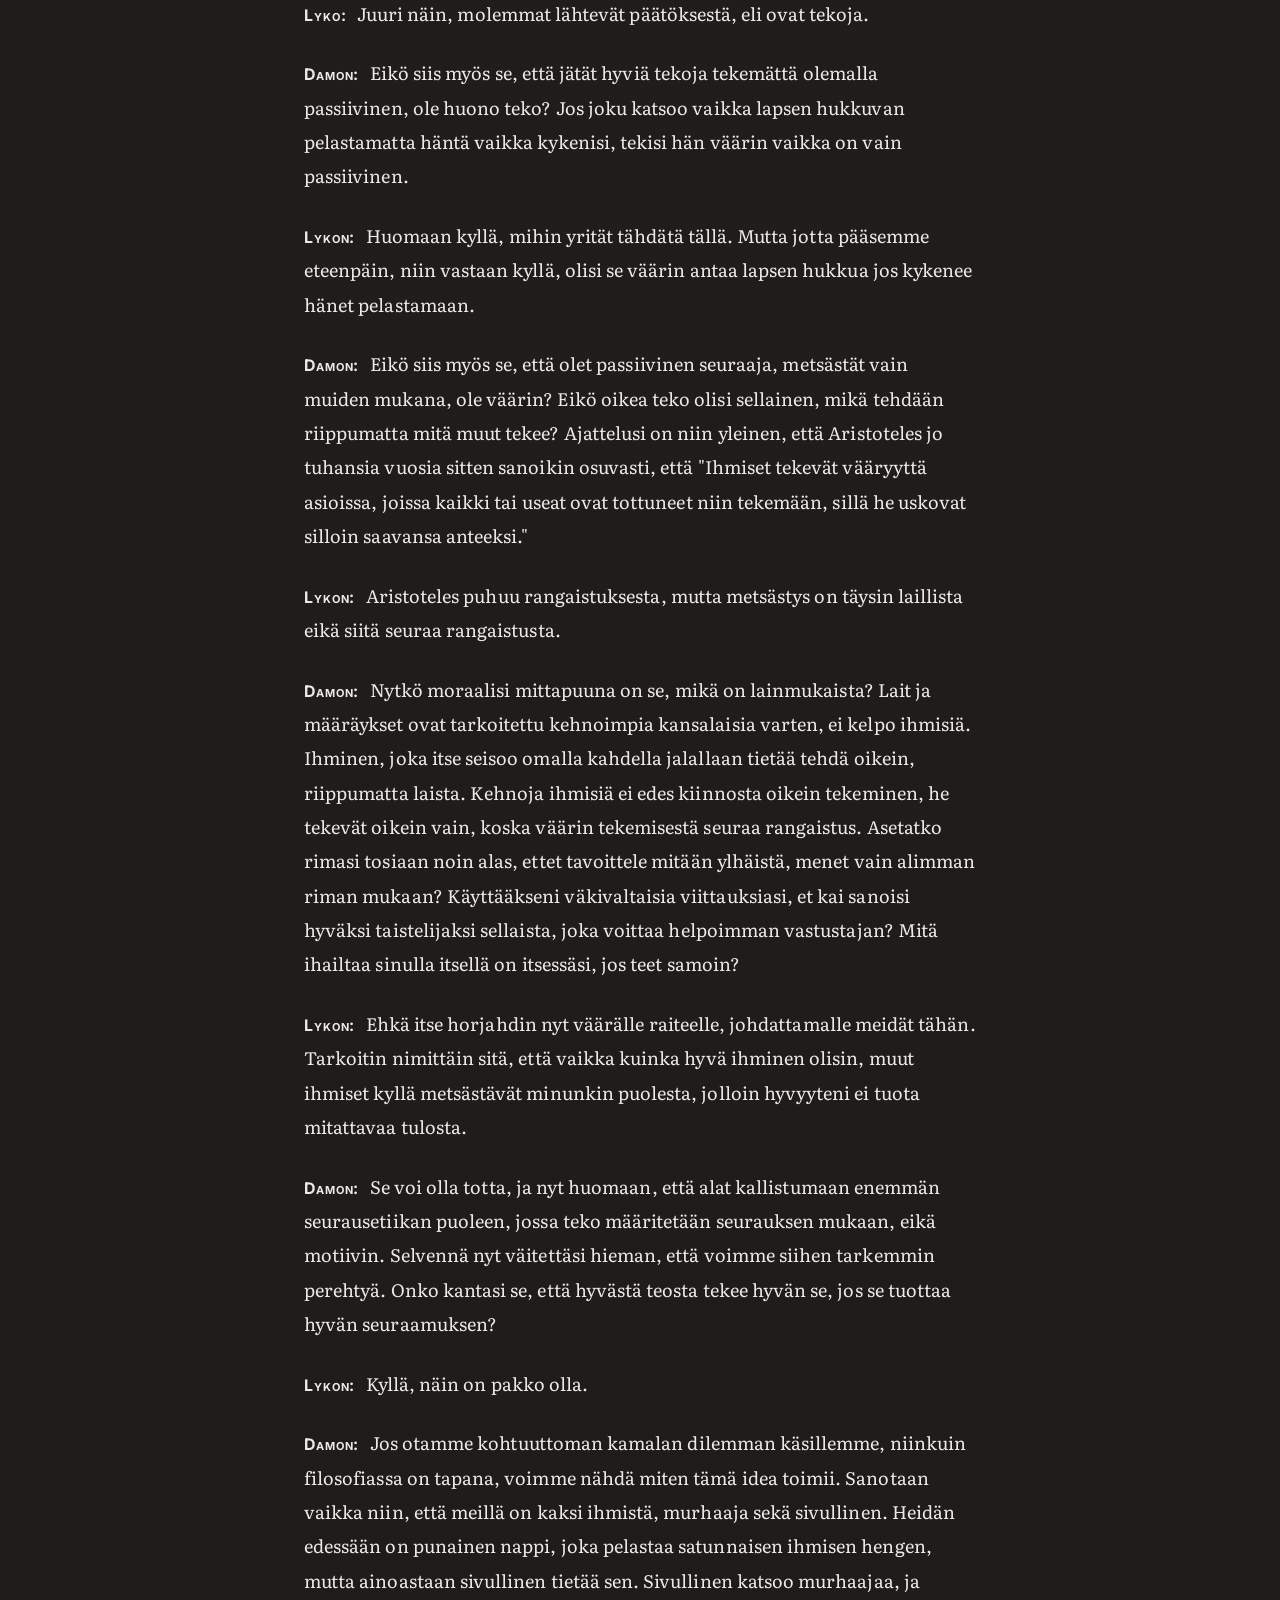
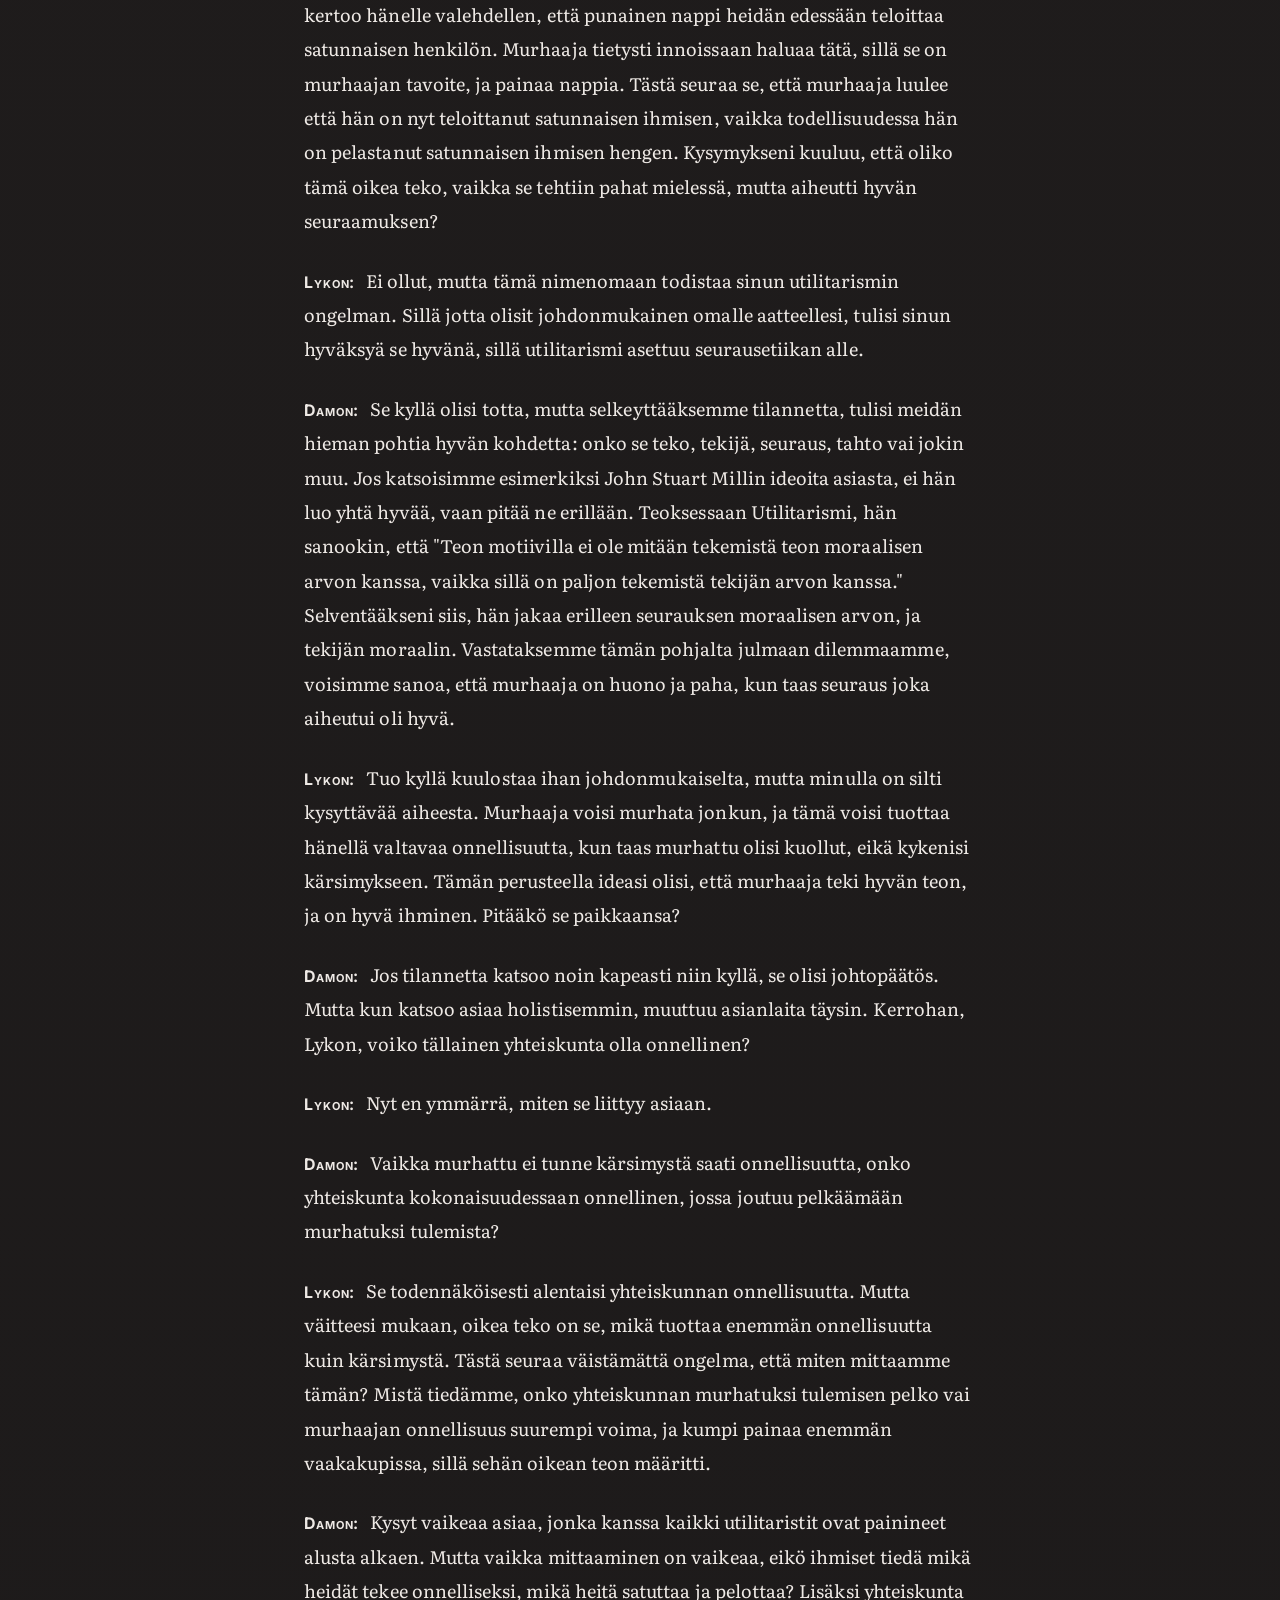
<file: metsastyksesta.html>
<!DOCTYPE html>
<html lang="fi" prefix="og: https://ogp.me/ns#">

<head>
  <!-- Sivuston metatiedot -->
  <link rel="stylesheet" href="tyyli.css">
  <meta charset="utf-8">
  <meta name="viewport" content="width=device-width, initial-scale=1, viewport-fit=cover">
</head>

<main>

<button id="themeToggle" aria-pressed="false">Vaihda vaalea teema</button>

<h1>Metsästyksestä</h1>

<p>Lykon: Kuulehan Damon, mitä mieltä olisit siitä, että menisimme metsästämään — niinkuin miesten on tapana. Aurinko paistaa ja loma jatkuu, niin miksei viettää hieman aikaa luonnossakin.</p>

<p>Damon: Luonnossaoleminen voisi tehdä ihan hyvää, olemmehan vain puhuneet päivät pitkät. Mutta ennen matkaamme, yksi seikka minua mietityttää tässä, enkä itse siihen osaa vastata. Olen sitä itseasiassa pohtinut jo pitkän aikaa, enkä silti keksi vastausta sille. Jospa sinä Lykon voisit avustaa minua, kuin majakka joka näyttää suunnan. Kysymykseni menee seuraavasti. Mistä tiedämme, mitä eläimiä haluamme metsästää?</p>

<p>Lykon: Mielellään pyrin auttamaan, parhaan kykyni mukaan. Mutta onko tämä kompa kysymys? Ehkä en täysin ymmärrä kysymystäsi, mutta jos otamme sen kirjaimellisesti, niin hirviä ja peuroja tietenkin. Kyllähän sinä sen tiedät uskoakseni.</p>

<p>Damon: Sen minä kyllä tiedän Lykon. Mutta kysymykseni koski haluamista itsessään. Miksi haluamme metsästää juuri näitä kahta eläintä, hirviä ja peuroja, emmekä muita? Luonnossa riittää runsaasti erilaisia lajeja, joten näiden kahden valitseminen mietitityttää minua. Joten kerrohan minulle, miten valitsit juuri nämä kaksi lajia metsästettäväksi?</p>

<p>Lykon: Nyt ymmärrän kysymyksesi paljon paremmin. Katsos, on tärkeää säännellä kantaa ettei se karkaa käsistä. Ilman metsästystä, nämä lajit lisääntyisivät valtavasti aiheuttaen kaaosta jopa lajitovereidensa kesken. Toinen syy on se, ettei se syrjäyttäisi muita lajeja. Liiallinen määrä näitä tulisi näet aiheuttamaan sen, ettei muilla lajeilla olisi tilaa. Kolmas, ja ehkä merkittävin syy on se, ettei he aiheuta vaaraa itselleen ja muille, esimerkiksi autotiellä. Lisäksi viimeinen huomioitava seikka on se, että metsästys on osa ruuan tuotantoa ja kulttuuria.</p>

<p>Damon: Lykon rakas, oli näköjään virhe kysyä asiasta sinulta, koska sinäkään et ilmeisesti tiedä vastausta. Kuvittelin sinun sanojesi olevan majakan valo, mutta ohjasi se minut vain umpikujaan. Jos muistan oikein, kysyin sinulta, miksi valitsit juuri nämä kaksi lajia metsästettäväksi, vaikka on runsaasti muitakin lajeja.</p>

<p>Lykon: Nyt en ymmärrä sinua. Selitin sinulle juuri äsken, miksi tiettyjä lajeja metsästetään, kuten näitä kahta. Kerroin vielä melko runsaan listan syitä sinulle.</p>

<p>Damon: Mielestäni et vielä kertonut. Kaikki nämä seikat joita luettelit ahkerasti, voitaisiin nimittäin soveltaa lukuisiin muihinkin lajeihin, näiden kahden lisäksi. Ihminen on tästä hyvä esimerkki: olemme laajentuneet niin paljon, että olemme pyyhkineet kokonaisia lajeja sukupuuttoon, sekä aiheutamme jatkuvasti vaaraa itsellemme ja muille. Autotiellä suurin vahingontekijä ei suinkaan ole peura tai hirvi, vaan ihminen, josta varsinkin miehet aiheuttavat vahinkoa kuten kuolonkolareita. Jos otaksuisimme perustelusi, olisi johdonmukaista myös harventaa tätä lajia. Uskotko todella näin, vai jätitkö kenties mainitsematta joitain seikkoja, jotka vaikuttaisi tähän?</p>

<p>Lykon: Asianlaita ei ole lainkaan näin. On virheellistä edes verrata peuraa tai hirveä ihmiseen. Eläinten metsästys on täysin eri asia, sillä niin on aina ennenkin tehty. Metsästys on näet on osa kulttuuriamme: metsästys on osa suomalaisuutta. Ihmislajin harvennus ajatuksena sen sijaan on kuuvottava.</p>

<p>Damon: Hyvä, nyt pääsemme eteenpäin. Eli voimme ilmeisesti todeta, että sellainen toiminta, mitä on aina ennenkin tehty, on hyväksyttävää. Olenko tässä oikeassa?</p>

<p>Lykon: Vaikuttaisit olevan oikeassa.</p>

<p>Damon: Jotta olisimme johdonmukaisia ja uskollisia periaatteellemme jonka totesimme, vetäisimme tämän johdolla muitakin johtopäätöksiä. Esimerkiksi orjuus on hyväksyttävää, sillä se tapaa mainitsemamme kriteerimme siitä mikä on hyväksyttävää: Sitä on aina ennenkin tehty. Olemmeko tästä nyt samaa mieltä?</p>

<p>Lykon: Hyvänen aika sentään, ei tietenkään. Nyt sinä muuntelen vain sanomaani, etkä lainkaan ymmärrä mitä tarkoitin. Se, että metsästys on hyväksyttävää koska sitä on ennenkin tehty, ei tarkoita että kaikki teot ovat hyväksyttäviä samalla ehdolla. Kyllähän sinä varmasti tämän ymmärsit, mutta alat vain temppuilemaan sanoillasi.</p>

<p>Damon: Nyt alan ymmärtämään sinua paremmin Lykon hyvä. Mutta sitä seikkaa en vielä tiedä, että millä perusteella päätät, milloin tätä ehtoa sovelletaan? Selvennän hieman. Jos sääntö, että hyväksyttävä teko on se, mitä on ennenkin tehty, ei ole universaali sääntö, niin missä tapauksissa se pätee, ja missä ei? Voimme käydä asiaa läpi vaihe vaiheelta, jotta molemmat pysymme kärryillä. Aloitan kysymällä, että onko orjuus hyväksyttävää vai ei?</p>

<p>Lykon: Ei tietenkään ole. Onpa naurettava kysymys suorastaan.</p>

<p>Damon: Sinun tapaiselle tietäjälle, se on naurettava kysymys, mutta minulle oppivalle tietämättömälle, erittäin tärkeä kysymys. Entä kerrohan, millä päätit, että orjuus ei ole hyväksyttävää?</p>

<p>Lykon: Sehän on selvää. Orjuus aiheuttaa valtavasti kärsimystä, täysin tarpeettomasti.</p>

<p>Damon: Se vaikuttaa kyllä olevan täysin totta. Haluaisin vielä kuitenkin sen tietää, että mistä päätit, kumpaa sääntöä käytit tähän?</p>

<p>Lykon: Nyt en ihan ymmärrä. Voisitko avata hieman, mitä tarkoitat?</p>

<p>Damon: Kerroit, että orjuus ei ole hyväksyttävää, koska se aiheuttaa valtavasti kärsimystä. Mutta kerroit myös, että metsästys on hyväksyttävää koska niin on tehty ennenkin. Minun mielenkiintoni kohdistuu siihen menetelmään, jolla tämän ratkaisun teit. Miksi sanoit asian olevan juuri näin, eikä toisinpäin: orjuus on hyväksyttävää, koska niin on ennenkin tehty. Metsästys ei ole hyväksyttävää, koska se aiheuttaa valtavasti kärsimystä. Jos meillä on nyt kaksi sääntöä ja kaksi kysymystä, mistä tiedät, kumpaa soveltaa kumpaan?</p>

<p>Lykon: Arvioni perustuu siihen tosiseikkaan, että toinen kysymyksistäsi koskee ihmistä, toinen eläintä.</p>

<p>Damon: Eli ymmärtääkseni, metsästys on hyväksyttävää, vain jos se kohdistuu eläimeen eikä ihmiseen. Tämä ilmeisesti tarkoittaa, että ihmisen arvo on merkittävästi suurempi kuin eläimen?</p>

<p>Lykon: Kyllä, näin on.</p>

<p>Damon: Nyt kun olemme tämän todenneet, haluaisin seuraavaksi tietää, miksi näin on?</p>

<p>Lykon: Edelleenkin, näin on aina ennenkin ollut. Miksi poiketa tieltä, jonka olemme todenneet toimivaksi.</p>

<p>Damon: Nyt päädyimme takaisin lähtöruutuun, mutta ei se haittaa, kokeillaan toista reittiä jos sitä kautta pääsisimme vastaukseen. Kerrohan Lykon, jos näin mielivaltaisesti valikoit, mikä sääntö pätee missäkin, eikö se ole vain puhdas mielipide, eikä validi argumentti? Vaikuttaa siltä, että luotat täysin luottavaisesti siihen, että kun tämä päätös metsästyksestä on tehty, se on ollut järkevä, ja että se perustelu on edelleen oleellinen. Toki luolamiehet eivät muuten ruokaa saaneet, mutta me kyllä saisimme. Ajattelyn sijan, näytät ulkoistavan päätöksentekosi näille luolamiehille, ja näitä edeltäville olennoille jotka metsästi. Lisäksi minäkin voisin sanoa tuon sinun väitteesi mutta täysin vääristettynä, ja kuulostaisi se sinun korvaan varmasti yhtä loogiselta: "Murhaaminen on hyväksyttävää, koska ihmiset ovat aina sitä tehneet, ja heidän arvo on alhaisempi kuin eläinten. Tämä pätee kuitenkin vain tässä asiassa, koska minä päätin niin." — en tietenkään ole tätä mieltä, mutta se kyllä herättää seuraavan kysymyksen. Jos meillä on kaksi väitettä, joiden ajatukset ovat logiikan kannalta yhtä painavia, miten nyt päätämme, kumpi niistä on lähempänä totuutta?</p>

<p>Lykon: Valitsemme tietenkin minun väitteen, sillä väitteeni sanomani on totuus ennenkin ollut.</p>

<p>Damon: En tiedä, pelleiletkö kanssani. Mutta jos et, olemme näköjään päätynyt loputtomaan kehään: väitteestä voi tehdä toden, jos mielivaltaisesti päättää niin, ja rajaa sen periaatteiden ulkopuolelle. Latinankielessä tätä kutsuttiin ad hoc tempuksi, jonka tarkoitus on mielivaltaisesti oman kannan puolustus, lisäämällä poikkeus logiikkaan. Tämän seurauksena keskustelu kanssasi on kuin shakin pelaaminen vastustajaa vastaan, kuka saa yhtäkkiä keksiä omia sääntöjä. Et omaa eettisiä periaatteita, vaan haluat sinulle kivan lopputuloksen, ja etsit minkä vain perustelun mikä sitä sattuu tukemaan. Sinun ei edes tarvitse perustella mitään, sillä voit vain lisätä sen poikkeuslistallesi, joihin periaatteet eivät yletä. Ajatuksesi ei ole ketjutettu mihinkään juuriarvoihin, älähtelet vain mitä päähän sattuu tulemaan. Jos tekisin utilitaristisen argumentin, että metsästys ei ole hyväksyttävää, koska se aiheuttaa tarpeetonta kärsimystä sitä kokeville olennoille, voisit siihenkin lisätä mielivaltaiasesti ad hoc poikkeutesi ja sanoa, että kumottu, koska ennenkin on metsästetty. Emme koskaan pääse tätä meidän shakkiottelua loppuun, jos et suostu pelaamaan logiikan mukaan.</p>

<p>Lykon: Mutta Damon hyvä, eikö voisi myös väittää, että yhtälailla sinun väite on mielivaltainen?</p>

<p>Damon: Voisi, mutta se olisi varsin väärä ymmärrys mielivaltaisuudesta. Utilitaristinen idea on periaate, ei satunnainen päähänpistos väitteiden puolustukseen. Se lähtee premissistä, että tarpeeton kärsimys on pahaa sitä kokeville olennoille, ja tekee normatiivisen väitteen, että asiat mitkä tuottavat tätä pahaa, ovat vääriä. Toisinkuin sinä, minä asetan periaatteen etukäteen, ja testaan eettisiä kysymyksiä tätä vasten, riippumatta siitä, onko siitä seuraava vastaus epämiellyttävä vai ei. Sinä taas muutat periaatettasi jatkuvasti, höliset mitä vain mikä puolustaa mieltymyksiäsi. Voit mielummin rehellisesti vain myöntää, että saat jotain alkukantaista nautintoa tappaessasi olentoja. Voit vain myöntää, että makunystyräsi ovat tärkeämpiä sinulle kuin moraalisi. Mutta ei, tämä hulluus ei lopu siihen, vaan pyrit kaikin voimin puolustamaan ja ihailemaan tätä logiikkasi puutettasi, etkä pääsemään eteenpäin. Voin kuvailla ajatteluasi vaihe vaiheelta melko osuvasti. Ensimmäisenä sinulla on haluttu lopputulos, esimerkiksi haluat, että metsästys on hyväksyttyä. Seuraavaksi tartut mihin vaan perusteluun, mikä tukee tätä, ja vaikka se kaatuu, tartut toiseen. Jos tämäkin perustelu kaatuu, lisäät vain poikkeuksen suojaksi, jotta morali ja järki ei yletä siihen. Huomauttaisin myös David Humen periaatteesta, joka nimettiin Humen laiksi. Tämä periaate menee seuraavasti: <strong>"There is no ought from is"</strong> Selvennettynä siis, Humen lain mukaan on ongelmallista vetää "pitäisi"-väite suoraan todellisuuden havainnosta. Tämä nimittäin loisi loogisesti puuttellisen väitteen.</p>

<p>Lykon: Tulee sinun selittää tarkemmin, sillä nyt en pysy mukana. Miten se olisi muka puutteellinen väite, ja kuka päättäisi sen, mikä väite on puutteellinen ja mikä riittävä?</p>

<p>Damon: Katsos, lykon. Sinä vedät " pitäisi"-pohjaisen johtopäätöksen, todellisuuden havainnon perusteella. Ajatus, että metsästys on hyväksyttävää, koska niin on ennenkin tehty, vetää suoraan historian havainnosta väitteen, että tätä historianpolkua tulisi jatkaa. Mutta siitä puuttuu normatiivinen premissi, joka selittäisi meille, että miksi tämä ennenkin tehty asia olisi oikein. Se on puutteellinen, sillä katsot vain maailmaa ympärilläsi, ja haluat matkia sitä ja toistaa perässä, etkä lainkaan ajattele mitä pitäisi tehdä, pelkästään mitä maailmassa tehdään. Sinun ainoana periaatteenasi on 'Monkey see monkey do', ja apinoista puheen ollen, Brittiläinen filosofi John Stuart Mill aikanaan sanoikin osuvasti teoksessaan Vapaudesta, että <strong>"Ihminen, joka antaa maailman valita hänelle osansa elämästään, ei tarvitse muuta kykyä kuin apinan matkimistaidon."</strong>
Vastatakseni seuraavaan kysymykseesi, tulee minun kertoa tyly vastaus, että ei kukaan. Kukaan ei voi määrittää täysin mikä on puutteellinen väite, ja mikä taas riittävä. Mutta en usko, että on edes oleellista mennä näiden ääripäiden välillä, puutteellinen ja riittävä. Koska tieto muuttuu kokoajan, ja emme halua dogmatismiin alentua, voimme mielummin ajatella asiaa säätimenä. Väite voi olla puutteellisempi, ja väite voi olla oikeampi. Joten nyt tehdäksemme väitteestäsi oikeamman, haluaisin että perustelet väitteesi johtavan premissin, että miksi ennen tehty asia on parempi.</p>

<p>Lykon: Hyvä on Damon, sinun vuoksesi voin selventää asiaa, jos se on mitä tahdot. Olen kuullut eräiden viisaiden kertovan, miten ennen maailma oli parempi paikka, siis ennen tehtiin parempia tekoja. Tämän vuoksi vaikuttaisi johdonmukaiselta noudattaa näitä vanhoja tapoja, sillä se tekisi maailmastamme taas paremman. Metsästys on vain yksi pieni pala tätä kokonaisuutta, ja tulisi sitä tarkastella suuremmassa kokonaisuudessa eikä yksittäisenä toimena.</p>

<p>Damon: Hyvä, tuo on jo paljon vahvempi perustelu kuin aikasempi. Tulee se kuitenkin laittaa pöydälle tutkittavaksi, ikään kuin potilas. Kysyisin sinulta, että millä tavoin maailma oli ennen parempi paikka? Siis mitä käytämme mittapuuna tämän seikan arvioimiseen.</p>

<p>Lykon: Jos olet lainkaan seurannut maailman menoja, tietäisit kyllä. Jatkuvia sotia, väkivaltaa ja lisäksi huumeongelmat tuntuvat vain lisääntyvän.</p>

<p>Damon: Vaikutat olettavan, että näkemäsi uutiset kuvaavat todellisuutta. Mitä tulee väkivaltaan, olemme rauhallisimmassa asemassa koko ihmiskunnan historiassa. Euroopan ensimmäinen systemaattinen kuolinsyyrekisteri 1400-luvulla näytti että 35% ei-luonnollisista kuolemista oli väkivallasta johtuvia. Nykyään vastaava määrä on 1,5%, vaikka yhä sodimme. Lisäksi muutaman vuoden sotamme ei ole juuri mitään verrattuna historian pisimpiin sotiin, kuten Reconquistaan, joka kesti 700 vuotta. Jopa uhrimääräisesti sotamme ovat hyvin rajattuja, eikä saavuta toisen maailmansodan uhrimäärää läheskään. Mutta jotta emme eksyisi raiteelta, tulee meidän keskittyä käsillä olevaan aiheeseen. Kun sanot, että ennen asiat oli paremmin, tarkoitat kaikkia asioita, mutta tuskin näin voi olla. Et varmaan tarkoita näitä kamalia sotia, suurta lapsikuolleisuutta, orjuutta ja muuta vastaavaa, vaan olettaakseni tarkoitat sinua miellyttäviä asioita, ja valikoit ne edustamaan menneisyyttä, ja pahat asiat edustamaan nykyaikaa.</p>

<p>Lykon: On totta, että ihan kaikki menneisyydestä ei ole hyvää. Mutta meidän ei tarvitse valita historian huonoja asioita, vain hyvät.</p>

<p>Damon: Mutta Lykon hyvä, tämä tiesi johtaa meidät taas lähtöpisteeseen. Tuntuu että olet hukassa ajatuksesi kanssa, kykenemätön suunnistamaan niiden keskellä. Sen kyllä huomaa, että olet ulkoistanut ajattelusi muinaisaikojen ihmisille, sillä oma kykysi ajatella on täysin poissa. Jos näet otaksumme, että meidän tulee valita historian hyvät asiat mutta ei huonoja, millä nyt päätämme mitkä ovat hyviä ja mitkä huonoja? Emme enää voi valita asioita, joita on ennen tehty, sillä nyt pitäisi päättää tämän kategorian sisältä hyvä ja paha. Lisäksi, jos löydämme hyvän ja pahan, tulisi koko "näin on ennenkin tehty" kategoriasta myöskin tarpeeton, sillä voisimme käyttää hyvän ja pahan mittapuuta yksinään, riippumatta onko sitä ennen tehty. Tämä antaisi meille yhtälailla kyvyn valita nykyisyydestä hyvät asiat, ja hylätä huonot. Selvennä nyt kantaasi hieman, tai luo kokonaan uusi, jos tahdot vielä tavoitella totuudenmukaisempaa vastausta.</p>

<p>Lykon: Kyseessä on vain minun mielipide, eikä sinun tarvitse siihen yhtyä.</p>

<p>Damon: Niin on, mutta uskoakseni tämä on vain kilpesi, ettei sinun tarvitse kohdata todellisuutta. Yhtälailla monet uskonnolliset ryhmät välttävär ajattelua, sillä epätosi ei kestä päivänvaloa. On helpointa vajota dogmatismiin, käpertyä omiin valheisiin ja uskotella itselleen että niin on parasta.</p>

<p>Lykon: Kerro sinä vuorostaan Damon, miksi metsästys ei olisi hyväksyttävää. Ehkä näin päin saan paremman aseman väittelyssä.</p>

<p>Damon: Hyvä on. Käyttäisin utilitaristista kehikkoa pohjanani. Teko, joka aiheuttaa tarpeetonta kärsimystä sitä tunteville olennoille, on väärin. Metsästys on asia, joka tuottaa tarpeetonta kärsimystä sitä kokeville olennoille, siis on väärin. Nyt on ilmeisesti sinun vuorosi Lykon kuulustella minua.</p>

<p>Lykon: Niin kuulustelen. Aloitan kysymällä, että koska käytit sanaa "tarpeeton" kärsimys, mitä sitten on tarpeellinen kärsimys?</p>

<p>Damon: Tarpeellinen kärsimys on kärsimystä, joka vahvistaa. Vahvistuminen taas on osa onnellisuutta. Jos paha asia elämässä tuottaa sinulle kärsimystä, mutta kukistat sen, ja kasvat sen kautta vahvemmaksi ja viisaammaksi,  saattoi kärsimys olla hyväksi. Mutta tässäkään kärsimys ei ole tavoiteltavaa, vaan väline onnellisuuteen ja kukoistukseen, joka on päämäärämme. Lisäksi, tarpeellisen kärsimyksen määrä tulee olla pienempi kuin siitä saatu vahvuus.</p>

<p>Lykon: Mutta tässä ideassa on oletus, että kärsimys on jotain pahaa. Jos aloitamme sinun sanoilla temppuilusi, selitä nyt sitten, miksi kärsimys on pahaa.</p>

<p>Damon: Minä en tiedä.</p>

<p>Lykon: Tähänkö sinun ajattelusi johtaa, siihen ettet tiedä? Pitkästi saarnasit, mutta et edes itse tiedä miksi puhut mitä puhut.</p>

<p>Damon: Kyllä. En tiedä, miksi kärsimys itsessään on pahaa. Tiedän ainoastaan sen, että moraalin mittapuuksi on asetettava jokin piste jotta siitä voisi johtaa tekoja, jokin arvo jota ei ole johdettu enää mistään, vaan on itse lähtökohta. En ole toistaiseksi nähnyt vakuuttavia väitteitä tämän mittapuun kumoamiseen, ja vaihtoehtoiset moraaliteoriat vaikuttavat hyvin puutteellisilta tähän verrattuna. Se on siis ikäänkuin toistaiseksi voimassaoleva lähtökohta, kunnes löydämme paremman vaihtoehdon, tai löydämme vakuuttavia perusteluita sen kaatamiseen. On mahdotonta, tai vähintääkin erittäin vaikeaa määritellä tätä asiaa, ja sama tilanne on muillakin aloilla. Esimerkiksi matematiikassa, kaksi pistettä määrittää suoran, kun taas fysiikassa, energiaa ei voi tuhota eikä luoda, se vain on. Lisäksi tietoisuus on olemassa, ja kokemukset tuntuvat joltakin, mutta tätä tunnetta ei voi selittää, sen voi vain kokea. Nämä eivät tietenkään vastaa kysymykseen, että miksi kärsimys on pahaa, mutta se kyllä osoittaa, että jos haluamme kyetä toimimaan, meidän on asetettava raja ja hyväksyttävä jokin lähtökohta mitä ei johdeta mistään. Kipu, nälkä, jano, epäoikeudenmukaisuus, vapauden riisto,  julmuus, suru, pelko ja muut vastaavat asiat voidaan niputtaa kärsimys käsitteen alle. Ne tuntuvat negatiiviselta ja vastenmieliseltä, koska ne aiheuttavat kärsimystä, kun taas niiden vastakohdat tuottavat onnellisuutta. Tätä Lykon, en voi paremmin todistella, mutta toivon että yrität kaataa sen parhaasi mukaan, että saisimme entistä paremman vastauksen.</p>

<p>Lykon: Mutta soveltaaksemme Humen lakia myös tähän, emmekö osu samaan ongelmaan kuin omassa väitteessäni, jota kutsuit puutteelliseksi?</p>

<p>Damon: Sinun väite johti "pitäisi"-väitteen tosihavainnosta. Uilitaristinen ajatus pitää kärsimystä pahana lähtökohtaisesti, eikä se johda mitään päätöstä mistään, vaan on juuriarvo itsessään.</p>

<p>Lykon: Entäs kaikki muut eläimet ihmisen lisäksi? He jatkuvasti aiheuttavat valtavaa kärsimystä toisilleen. Miksi he saavat metsästää muita eläimiä, mutta me ihmiset emme saisi?</p>

<p>Damon: Onpas ironista, että juuri hetki sitten sanoit eläinten moraalista arvoa alhaisemmaksi kuin ihmisen, mutta nyt etsit syitä alentua eläinten tasolle itsekkin että saat perustelun tappamiselle. Jos näet ja tunnistat, että he tekevät väärin, niin miksi ihmeessä haluat käyttää heitä roolimallina omalle toiminnalle? Eikö sinun mielummin kannattaisi katsoa urheita ja rohkeita ihmisiä, ja ottaa heistä mallia? Lisäksi, eläimet ei kykene moraaliin. En myöskään olettaisi lapsen lentävän kuuhun tai lehmää presidenttinä. On otettava laji, ikä ja yksilökohtaiset seikat ja kyvyt huomioon. Sinä pystyt moraaliin, eläin ei.</p>

<p>Lykon: Kannattaako heitä sitten ottaa moraalimme piiriin, jos he eivät kykene pelaamaan samoilla säännöillä? Et taistelussakaan ottaisi suojelukseesi liittolaista, joka tekee täysin päinvastoin kuin itse.</p>

<p>Damon: Mielesi on niin turmeltunut, että et muuta mietikkään kuin taistelua ja tappamista näköjään, jopa metaforasi on taistelusta. Mutta vastatakseni kysymykseesi, voimme otaksua tämän periaatteen, mutta sillä on seuraamuksia. Jos näet luemme ulkopuolelle ne, jotka ei kykene moraaliseen toimintaan, lukisimme sen ulkopuolelle myös vauvat, kehitysvammaiset, koomassa olevat, dementiapotilaat ja erittäin vanhan yksilöt. Nämä ryhmät ei nimittäin kykene moraalin toteuttamiseen, ja jopa monet aikuiset ihmiset joutuisivat menemään jonkinlaiseen moraalitestiin, jossa mitataan ovatko he metsästysriistaa vai ylivertaisia. Kuulostaisiko se oikealta, että metsästyksen uhrien piiriin sallitaan nyt myös nämä ryhmät, sillä he omaavat alhaisemman arvon, kuin me kyvykkäät?</p>

<p>Lykon: Ei, en ajattele lainkaan noin. Minusta tuntuu, että sinä vain näsäviisastelet. Tiedät kyllä varmasti, että ajatukseni ei koskenut ihmistä, vaan eläimiä.</p>

<p>Damon: Tiedän kyllä. Mutta haluaisin tietää, että minkä perusteella teet jälleen ad hoc rajauksen? Asetat eläimille ja ihmiselle eri säännöt, vaikka yritämme miettä juuri sitä että miksi asetamme eläimille ja ihmisille eri säännöt. Osut vain kehäpäätelmään. Nyt nimittäin tulisin vain kysymään, että miksei nämä säännöt päde myös ihmiseen, jos ne pätee eläimiin, ja vastaisit minulle, että koska eläimet ovat alempi arvoisia. Jos kysyisin tälle perustelua, sanoisit vain uudelleen mielivaltaisen sääntösi, että eri säännöt pätee eläimiin ja ihmisiin. Lykon hyvä, emme pääse lainkaan eteenpäin, jos etenemme näin. Pyörimme vain ympyrää paikallaan. Yhtä heikoilla jäillä olisi joidenkin uskovaisten väite, että Jumala on olemassa, koska raamattu sanoo niin, ja raamattu sanoo niin koska Jumala on olemassa. Tämä on vain keino luulla ympyrää pyörimistä ajatteluksi, vaikka se on ajattelun välttämistä.</p>

<p>Lykon: Ihan miten vain tahdot Damon, tämä oli vain oma kantani. On kuitenkin hyvä huomata, että vaikka en metsästäisi, joku kyllä metsästää. Omalla osallani ei juurikaan siis ole vaikutusta, vaikka kuinka paha haluaisin olla.</p>

<p>Damon: Alan ymmärtämään sinua jo paremmin. Mutta kerrohan Lykon, onko tekemättä jättäminen myös teko?</p>

<p>Lykon: Tottakai on.</p>

<p>Damon: Eli passiivisuus on teko, yhtälailla kuin aktiivinen teko?</p>

<p>Lyko: Juuri näin, molemmat lähtevät päätöksestä, eli ovat tekoja.</p>

<p>Damon: Eikö siis myös se, että jätät hyviä tekoja tekemättä olemalla passiivinen, ole huono teko? Jos joku katsoo vaikka lapsen hukkuvan pelastamatta häntä vaikka kykenisi, tekisi hän väärin vaikka on vain passiivinen.</p>

<p>Lykon: Huomaan kyllä, mihin yrität tähdätä tällä. Mutta jotta pääsemme eteenpäin, niin vastaan kyllä, olisi se väärin antaa lapsen hukkua jos kykenee hänet pelastamaan.</p>

<p>Damon: Eikö siis myös se, että olet passiivinen seuraaja, metsästät vain muiden mukana, ole väärin? Eikö oikea teko olisi sellainen, mikä tehdään riippumatta mitä muut tekee? Ajattelusi on niin yleinen, että Aristoteles jo tuhansia vuosia sitten sanoikin osuvasti, että
<strong>"Ihmiset tekevät vääryyttä asioissa, joissa kaikki tai useat ovat tottuneet niin tekemään, sillä he uskovat silloin saavansa anteeksi."</strong></p>

<p>Lykon: Aristoteles puhuu rangaistuksesta, mutta metsästys on täysin laillista eikä siitä seuraa rangaistusta.</p>

<p>Damon: Nytkö moraalisi mittapuuna on se, mikä on lainmukaista? Lait ja määräykset ovat tarkoitettu kehnoimpia kansalaisia varten, ei kelpo ihmisiä. Ihminen, joka itse seisoo omalla kahdella jalallaan tietää tehdä oikein, riippumatta laista. Kehnoja ihmisiä ei edes kiinnosta oikein tekeminen, he tekevät oikein vain, koska väärin tekemisestä seuraa rangaistus. Asetatko rimasi tosiaan noin alas, ettet tavoittele mitään ylhäistä, menet vain alimman riman mukaan? Käyttääkseni väkivaltaisia viittauksiasi, et kai sanoisi hyväksi taistelijaksi sellaista, joka voittaa helpoimman vastustajan? Mitä ihailtaa sinulla itsellä on itsessäsi, jos teet samoin?</p>

<p>Lykon: Ehkä itse horjahdin nyt väärälle raiteelle, johdattamalle meidät tähän. Tarkoitin nimittäin sitä, että vaikka kuinka hyvä ihminen olisin, muut ihmiset kyllä metsästävät minunkin puolesta, jolloin hyvyyteni ei tuota mitattavaa tulosta.</p>

<p>Damon: Se voi olla totta, ja nyt huomaan, että alat kallistumaan enemmän seurausetiikan puoleen, jossa teko määritetään seurauksen mukaan, eikä motiivin. Selvennä nyt väitettäsi hieman, että voimme siihen tarkemmin perehtyä. Onko kantasi se, että hyvästä teosta tekee hyvän se, jos se tuottaa hyvän seuraamuksen?</p>

<p>Lykon: Kyllä, näin on pakko olla.</p>

<p>Damon: Jos otamme kohtuuttoman kamalan dilemman käsillemme, niinkuin filosofiassa on tapana, voimme nähdä miten tämä idea toimii. Sanotaan vaikka niin, että meillä on kaksi ihmistä, murhaaja sekä sivullinen. Heidän edessään on punainen nappi, joka pelastaa satunnaisen ihmisen hengen, mutta ainoastaan sivullinen tietää sen. Sivullinen katsoo murhaajaa, ja kertoo hänelle valehdellen, että punainen nappi heidän edessään teloittaa satunnaisen henkilön. Murhaaja tietysti innoissaan haluaa tätä, sillä se on murhaajan tavoite, ja painaa nappia. Tästä seuraa se, että murhaaja luulee että hän on nyt teloittanut satunnaisen ihmisen, vaikka todellisuudessa hän on pelastanut satunnaisen ihmisen hengen. Kysymykseni kuuluu, että oliko tämä oikea teko, vaikka se tehtiin pahat mielessä, mutta aiheutti hyvän seuraamuksen?</p>

<p>Lykon: Ei ollut, mutta tämä nimenomaan todistaa sinun utilitarismin ongelman. Sillä jotta olisit johdonmukainen omalle aatteellesi, tulisi sinun hyväksyä se hyvänä, sillä utilitarismi asettuu seurausetiikan alle.</p>

<p>Damon: Se kyllä olisi totta, mutta selkeyttääksemme tilannetta, tulisi meidän hieman pohtia hyvän kohdetta: onko se teko, tekijä, seuraus, tahto vai jokin muu. Jos katsoisimme esimerkiksi John Stuart Millin ideoita asiasta, ei hän luo yhtä hyvää, vaan pitää ne erillään. Teoksessaan Utilitarismi, hän sanookin, että <strong>"Teon motiivilla ei ole mitään tekemistä teon moraalisen arvon kanssa, vaikka sillä on paljon tekemistä tekijän arvon kanssa."</strong> Selventääkseni siis, hän jakaa erilleen seurauksen moraalisen arvon, ja tekijän moraalin. Vastataksemme tämän pohjalta julmaan dilemmaamme, voisimme sanoa, että murhaaja on huono ja paha, kun taas seuraus joka aiheutui oli hyvä.</p>

<p>Lykon: Tuo kyllä kuulostaa ihan johdonmukaiselta, mutta minulla on silti kysyttävää aiheesta. Murhaaja voisi murhata jonkun, ja tämä voisi tuottaa hänellä valtavaa onnellisuutta, kun taas murhattu olisi kuollut, eikä kykenisi kärsimykseen. Tämän perusteella ideasi olisi, että murhaaja teki hyvän teon, ja on hyvä ihminen. Pitääkö se paikkaansa?</p>

<p>Damon: Jos tilannetta katsoo noin kapeasti niin kyllä, se olisi johtopäätös. Mutta kun katsoo asiaa holistisemmin, muuttuu asianlaita täysin. Kerrohan, Lykon, voiko tällainen yhteiskunta olla onnellinen?</p>

<p>Lykon: Nyt en ymmärrä, miten se liittyy asiaan.</p>

<p>Damon: Vaikka murhattu ei tunne kärsimystä saati onnellisuutta, onko yhteiskunta kokonaisuudessaan onnellinen, jossa joutuu pelkäämään murhatuksi tulemista?</p>

<p>Lykon: Se todennäköisesti alentaisi yhteiskunnan onnellisuutta. Mutta väitteesi mukaan, oikea teko on se, mikä tuottaa enemmän onnellisuutta kuin kärsimystä. Tästä seuraa väistämättä ongelma, että miten mittaamme tämän? Mistä tiedämme, onko yhteiskunnan murhatuksi tulemisen pelko vai murhaajan onnellisuus suurempi voima, ja kumpi painaa enemmän vaakakupissa, sillä sehän oikean teon määritti.</p>

<p>Damon: Kysyt vaikeaa asiaa, jonka kanssa kaikki utilitaristit ovat painineet alusta alkaen. Mutta vaikka mittaaminen on vaikeaa, eikö ihmiset tiedä mikä heidät tekee onnelliseksi, mikä heitä satuttaa ja pelottaa? Lisäksi yhteiskunta sisältää useita ihmisiä, jolloin pelon ja muun kärsimyksen absoluuttinen määrä on automaattisesti suurempi kuin yhden murhaajan onnellisuus. Tämänkin lisäksi, ajatusleikki sisältää premissin, että murhaaja olisi onnellinen. Se voi olla joillain totta, mutta en uskoisi, että enemmistö murhaajista elää onnellista elämää. He tuskin tekevät tekonsa onnellisuutta haavitellen, vaan joutuvat kantamaan katumusta teosta koko elämänsä ajan.</p>

<p>Lykon: Tämän idean mukaan, enemmistön tyranniakin olisi hyvä asia, josta filosofit ovat varoittaneet jo Platonista lähtien. Sanojasi voisi nimittäin taitella, ja yhtälailla väittää, että rasismi on hyvä asia, jos se enemmistölle tuottaa onnellisuutta. Myös muidenkin vähemmistöjen sortaminen olisi hyvä asia, jos otaksumme periaatteesi. Tämä hyvä tekosi vaikuttaa kannustavan massojen mielistelyyn, ei onnellisuuteen. Kerrohan Damon, onko tällainen todella muka hyvä asia, kuten vaikutat väittävän?</p>

<p>Damon: En usko, että tällainen olisi hyvää ja tavoiteltavaa lainkaan. Vaikka on totta, että enemmistön mielistely tuottaisi enemmistölle onnellisuutta, se ei ollut varsinainen tavoitteemme.</p>

<p>Lykon: Nyt en ymmärrä. Vaikutat puhuvan ristiin omien sanojesi kanssa, ja tulee sinun selittää tarkemmin kantasi.</p>

<p>Damon: Tarkoituksemme ei ollut tuottaa onnellisuutta enemmistölle, vaan maksimoida onnellisuus suhteessa kärsimykseen. Oikea teko on se, mikä kyllä miellyttää enemmistöä, mutta myös vähemmistöä, sillä jos vähemmistö on esimerkiksi vain 1%, tulee heidät ottaa huomioon, sillä tavoittelemme maksimaalista, ei enemmistöä. Rasismi ja muu vähemmistöjen sorto on huono asia, sillä se ei ota holistista lähestymistapaa. Kaiken lisäksi, historiallisesti katsoen, yhteiskunnat jossa vähemmistöjä sorretaan, on luonut valtavaa pelkoa myös onnellisen enemmistön joukossa.</p>

<p>Lykon: Jos siis on totta, että tavoittelemme maksimaalista onnellisuutta suhteessa kärsimykseen, mitä tekisit tilanteessa, jossa pitäisi valita yhden tai kahden hengen pelastamisen väliltä. Jos pitäisi valita, kuoleeko yksi vai kaksi henkilö, oletko vain kylmäverinen mutta johdonmukainen, ja tapattaisit yhden, vaikka se olisi jopa oma lapsesi?</p>

<p>Damon: Minäkö kylmäverinen? Olisin nimenomaan kaikista empaattisin ja oikeudenmukaisin tapattamalla oman lapseni, jos se pelastaisi kaksi muuta lasta. Olettaen tietenkin, että tässä dilemmassa kaikki nämä lapset ovat samanikäisiä, omaavat samat riskit ja mahdollisuuden ja muuta vastaavaa.</p>

<p>Lykon: Nyt puhut hulluja. Kukaan järkevä ihminen ei tekisi moista. Tulee sinun selittää kantasi paremmin, sillä vaikutat naurettavalta väitteelläsi. Joko olet sairas ihminen, tai et ole ajatellut asiaa riittävästi.</p>

<p>Damon: Mielellään avaan väitteeni, ja kun olen selittänyt, tulet huomaamaan, miten empaattinen väitteeni onkaaan. Mutta ennen kuin menemme siihen, kerrohan Lykon, eikö olekkin totta, että kahdesta vaihtoehdosta haluamme valita paremman?</p>

<p>Lykon: Kyllä, näin haluamme.</p>

<p>Damon: Ja jos kumpikaan kahdesta vaihtoehdosta ei ole hyvä, kumman valitsisimme?</p>

<p>Lykon: Jos kahdesta huonosta pitäisi valita, valitsisimme tietysti sen, mikä on lähempänä oikeaa tekoa.</p>

<p>Damon: Jos valitset kahdesta huonosta teosta paremman, onko teko hyvä vai huono?</p>

<p>Lykon: Ei kumpikaan. Mutta jos se noin tiukkaan dikotomiaan pitää asettaa, olisi teko hyvä ennemmin kuin huono. Mutta miksi kiertelet kysymystäni, etkä vastaa siihen suoraan?</p>

<p>Damon: En kierrä kysymystäsi, vaan päinvastoin, kerään premissejä syllogismillemme, jotta pääsemme yhdessä oikeaan johtopäätökseen. Tilanteessa, jossa pitäisi valita pelastatko yhden vai kaksi henkeä, molemmat ovat nimittäin huonoja vaihtoehtoja. Mutta emme voi vain sitoa käsiämme ja katsoa sormien läpi, joten teemme kahdesta vaihtoehdosta paremman teon. Näistä kahdesta kamalasta asiasta, parempi teko on se, kumpi pelastaa kaksi henkeä yhden sijan.</p>

<p>Lykon: Tuo on täysin tasa-arvoa vastaan tehdä moinen päätös.</p>

<p>Damon: Sehän on juuri mitä tasa-arvo tarkoittaa. Tietääkseni, tasa-arvo on sitä, että kaikki ovat keskenään samanarvoisia, eli kutsukaamme heitä vaikka yksiköiksi. Eikö ole nimenomaan tasa-arvoista pelastaa kaksi henkeä yhden sijan, sillä se pelastaa useamman yksikön? Sivusta katsominen ja kieltäytyminen tekemästä mitään on eniten väärin, sillä se tapattaisi kolme yksikköä. Jos siis meidän todella on pakko valita, ja tasa-arvoa arvostamme, tulee meidän pelastaa kaksi ihmistä.</p>

<p>Lykon: Moraalisi on liian laskelmoiva. Et voi mitata ihmishenkeä numeroina, ja on häpäisevää kutsua heitä yksiköiksi.</p>

<p>Damon: Näin voi olla. Ehkä onkin hyvä, että sinä Lykon, kerrot myös mitä meidän tulisi tehdä tässä tilanteessa.</p>

<p>Lykon: Seuratakseni Immanuel Kantin opetuksia, toisen ihmisen tapattaminen on aina väärin, riippumatta ehdoista ja olosuhteista. En tekisi moisessa tilanteessa mitään, sillä en alennu noin eläimelliselle tasolle, joka päättää kuka kuolee ja kuka ei.</p>

<p>Damon: Mielenkiintoinen väite Lykon, ja selvästi hyvin inhimillinen ja rakastava. Mutta kerrohan, kumpi on nopeampi, maailman nopein leijoina vai nopein ihminen?</p>

<p>Lykon: Leijona tietysti.</p>

<p>Damon: Entä kumpi on vahvempi, norsu vai ihminen?</p>

<p>Lykon: Luonnollisestikkin norsu. Mutta mihin pyrit näillä kysymyksillä? Taasko johdat minut harhaan hyväksymään jotain mitä en todellisuudessa hyväksy?</p>

<p>Damon: En lainkaan. Etenemme vain sitä mukaan, kun toinen hyväksyy toisen ehdot. Mutta jos leijona on ihmistä nopeampi, ja norsu ihmistä vahvempi, onko ihmisellä jokin vahvuus, jota muu eläin ei kykenisi päihittämään?</p>

<p>Lykon: Tottakai on, se on järki ja moraali. Nämä ovat täysin ihmiselle ominaisia, eikä ole muuta eläintä joka kykenisi vastaavaan.</p>

<p>Damon: Palatkaamme dilemmaamme, pelastaako yksi vai kaksi henkeä. Väitit minun toimivan eläimellisesti päättämällä kuka saa elää ja kuka kuolla, mutta etkö juuri sinä toimi kuin eläin, sillä sidot vain kätesi etkä suostu käyttämään järkeä ja moraaliasi, katsot vain vierestä, kunhan käsillesi ei tule verta? Etusi ihmisenä on moraali ja järki, juuri kuten sanoit, etkä edes sitä suostu käyttämään. Tätäkö kutsut hyväksi teoksi, ja yritystä ratkaista dilemmaa kutsut eläimelliseksi?</p>

<p>Lykon: En laisinkaan. Olen samaa mieltä, että sekin että jättää oikein tekemättä, on väärin, kuten jo puhuimme aiemmin. Mutta koko dilemma itsessään on naurettava. Kukaan ei todellisuudessa kohtaa tällaista elämässään. Miksi et pohtisi jotain realistisempaa, jolla on jopa merkitystä?</p>

<p>Damon: Hyvä on Lykon, pohtikaamme dilemmaa realistisemmasta näkökulmasta. Sanohan minulle vielä kertaukseksi, pidätkö tasa-arvoa hyvänä asiana, ja pyrit siihen?</p>

<p>Lykon: Tottakai. Kuten sanoin, ei ole tehtävämme leikkiä Jumalaa, ja päättää kuka on toista arvokkaampi.</p>

<p>Damon: Tästä siis seuraa, että äitisi on yhtä arvokas kuin tuntematon lapsi, ja molemmille tulee tarjota yhtä suuri apu kriisissä, näinkö on asianlaita?</p>

<p>Lykon: Jos otaksumme tasa-arvon, että jokainen on yhtä arvokas, tämä on väistämättä seuraus.</p>

<p>Damon: Kriisitilanteessa, onko jotain estettä, joka estää auttamasta toista hädässä?</p>

<p>Lykon: Kuten aiemmin sanoin, yksi ainoita seikkoja josta olen toistaiseksi samaa mieltä kanssasi on se, että sekin että jättää tekemättä oikein, on myös väärin.</p>

<p>Damon: Varmistaakseni että olemme samaa mieltä premisseistä, haluaisin luetella ne, ja voit varmistaa puhunko totta vai en, tai muuten emme kykene jatkamaan eteenpäin. Ensimmäinen premissimme on, että tasa-arvo on hyvää ja tavoiteltavaa. Toinen premissimme on se, että väärin tekemistä on välinpitämättömyys, eli se, että jättää oikein tekemisen tekemättä. Kolmas premissimme on, että vaihtoehdoista tulee valita oikea teko, ja jos se ei ole mahdollista, vaihtoehto joka on lähimpänä oikeaa tekoa. Seikka josta olemme eri mieltä on se, mikä tarkalleen on hyvää ja huonoa. Onko tässä kaikki ehtomme toistaiseksi, oletko samaa mieltä niiden kanssa vai puhunko väärin?</p>

<p>Lykon: Puhut oikein kyllä. Nuo premissit olemme toistaiseksi hyväksyneet, ja olen niistä samaa mieltä.</p>

<p>Damon: Noniin, voimme alkaa muodostamaan dilemmaa näiden pohjalta, joka on myös realistinen jonka jokainen kohtaa päivittäin tajuamattaan sitä. Sanohan, jos äitisi olisi kuolemassa syöpään, attaisitko häntä, vaikka se maksaisi omaisuuden?</p>

<p>Lykon: Tottakai. Tämä väistämättä seuraa premisseistä joita luettelit.</p>

<p>Damon: Vaikka en haluaisi kuulostaa liian kylmältä, on minun kysyttävä, miksi autat häntä tässä tässä asiassa?</p>

<p>Lykon: Eikö se ole itsestäänselvää, että se aiheuttaa hänelle valtavaa kärsimystä tehdä kuolemaa?</p>

<p>Damon: Eli siis tarpeeton kärsimys on huono asia, jota tulisi vähentää?</p>

<p>Lykon: Kyllä, näin on asianlaita. Kukaan tervejärkinen ei katso äitinsä kärsivän kuoliaaksi syövän riivaamana.</p>

<p>Damon: Mutta nyt meillä on premissejä ja teko, jotka ovat ristiriidassa keskenään. Katsos näistä seuraa se, että äitisi syövän parantaminen, vaikka se koko omaisuutesi maksaisi, on väärä teko.</p>

<p>Lykon: Jälleen puhut naurettavia, etkä selvästi ole miettinyt asiaa loppuun asti. Selitä minulle, miten pääset noin hölmöön johtopäätökseen.</p>

<p>Damon: Jos hyväksymme premissimme todeksi, että kaikki ovat tasa-arvoisia keskenään, huonoista valinnoista tulee valita parempi, ja tarpeetonta kärsimystä tulisi vähentää, syöpään kuolevan äidin hoito olisi väärä teko. Emme myöskään lahjoittaisi paikalliseen ruokajonoon mitään, emmekä auttaisi perhettämme ja ystäviämme. Syövänhoidon elinkaaren kustannukset ovat noin 100 000 - 300 000 dollaria. GiveWell organisaation 2024 arvioiden mukaan, kustannustehokkaimmat malarialääkeohjelmat voisivat tällä summalla pelastaa 33 - 100 henkeä. Koko käsite tasa-arvosta on vain retorinen temppusi jolla näytät paremmalta muiden silmissä. Mitä väliä sillä on, vaikutatko hyvältä ihmiseltä, jos et ole hyvä ihminen? Mitä väliä sillä on, että aikeesi ovat hyvät, jos ne eivät johda hyviin seuraamuksiin? Alennut itse villieläinten tasolle priotisoimalla läheisesi etkä kaikkia tuntevia olentoja tasaisesti. Näin myös leijonat kissat toimivat, ja et ole heitä parempi. Annat aistisi ja tunteesi ylittää järjen ohjaaman moraalin, ja toimit intuitiosi varassa. Teet oikein vain, jos se sinua hyödyttää, tai saat siitä hyvää mainetta. Odotatko ihan mitallia hyvästä toiminnasta? Hyvä toiminta ei tarvitse palkintoa tai kunniaa, se kaunistaa itse itsensä. Miksi suurin hyvä tarvitsisi jotain koristeita ja kunniaa? Kerrohan minulle nyt Lykon, miksi äitisi olisi arvokkaampi kuin kymmenet tuntemattomat?</p>

<p>Lykon: Yhteiskunta ei toimisi niin. Meidän on autettava läheisiämme ensin, ennen kuin voimme auttaa muita. Myönnän, että siitä seuraa se, että emme ole tasa-arvoisia, vaan priotisoimme läheiset. Mutta kerrohan minulle Damon, miksi asetat tilanteen näin vahvaan dikotomiaan? Miksi pitäisi auttaa äitiä tai tuntemattomia, eikä äitiä ja tuntemattomia?</p>

<p>Damon: Jos tilanne sallii molempien auttamisen, maksimoisi se tietenkin onnellisuuden ja minimoisi turhan kärsimyksen. Ongelma tulee siinä, että resurssimme ovat rajalliset, emmekä voi auttaa kaikkia apua tarvitsevia. Köyhät Suomalaiset ja länsimaalaiset kokonaisuudessaan ovat absoluuttisella tasolla erittäin varakkaita, eikä olisi tehokasta auttaa heitä, vaan heitä ketkä apua eniten tarvitsevat. Harva meistä länsimaalaisista kuihtuu kuoliaaksi asti, tai joutuu malariaa kantavan hyttysen pistämäksi. Käytämme valtavia määriä resursseja täyteen turhuuteen. Mutta jos hyväksymme että tasa-arvo on vain retorista temppuilua, eikä se johda tasa-arvoisiin tekoihin, voimme jättää aiheen sikseen.</p>

</main>
<script>
  (function() {
    const btn = document.getElementById('themeToggle');
    const root = document.documentElement; // html
    const body = document.body;

    // Palautetaan tallennettu teema (light/dark)
    const saved = localStorage.getItem('site-theme');
    if (saved === 'light') {
      root.classList.add('light-theme');
      body.classList.add('light-theme');
      btn.textContent = 'Vaihda tumma teema';
      btn.setAttribute('aria-pressed', 'true');
    } else {
      // varmistus: poista jos jostain syystä lisätty
      root.classList.remove('light-theme');
      body.classList.remove('light-theme');
      btn.textContent = 'Vaihda vaalea teema';
      btn.setAttribute('aria-pressed', 'false');
    }

    btn.addEventListener('click', () => {
      const turningOn = !root.classList.contains('light-theme');
      // Lisätään/poistetaan molemmilta tasoilta varmistaen muuttujien periytyminen
      root.classList.toggle('light-theme', turningOn);
      body.classList.toggle('light-theme', turningOn);

      btn.textContent = turningOn ? 'Vaihda tumma teema' : 'Vaihda vaalea teema';
      btn.setAttribute('aria-pressed', turningOn ? 'true' : 'false');

      localStorage.setItem('site-theme', turningOn ? 'light' : 'dark');
    });
  })();


document.querySelectorAll("p").forEach(p => {
  const text = p.textContent;
  const firstWord = text.split(" ")[0];
  const rest = text.substring(firstWord.length);
  p.innerHTML = `<span class="speaker">${firstWord}</span>${rest}`;
});

</script>

</body>

</html>
</file>
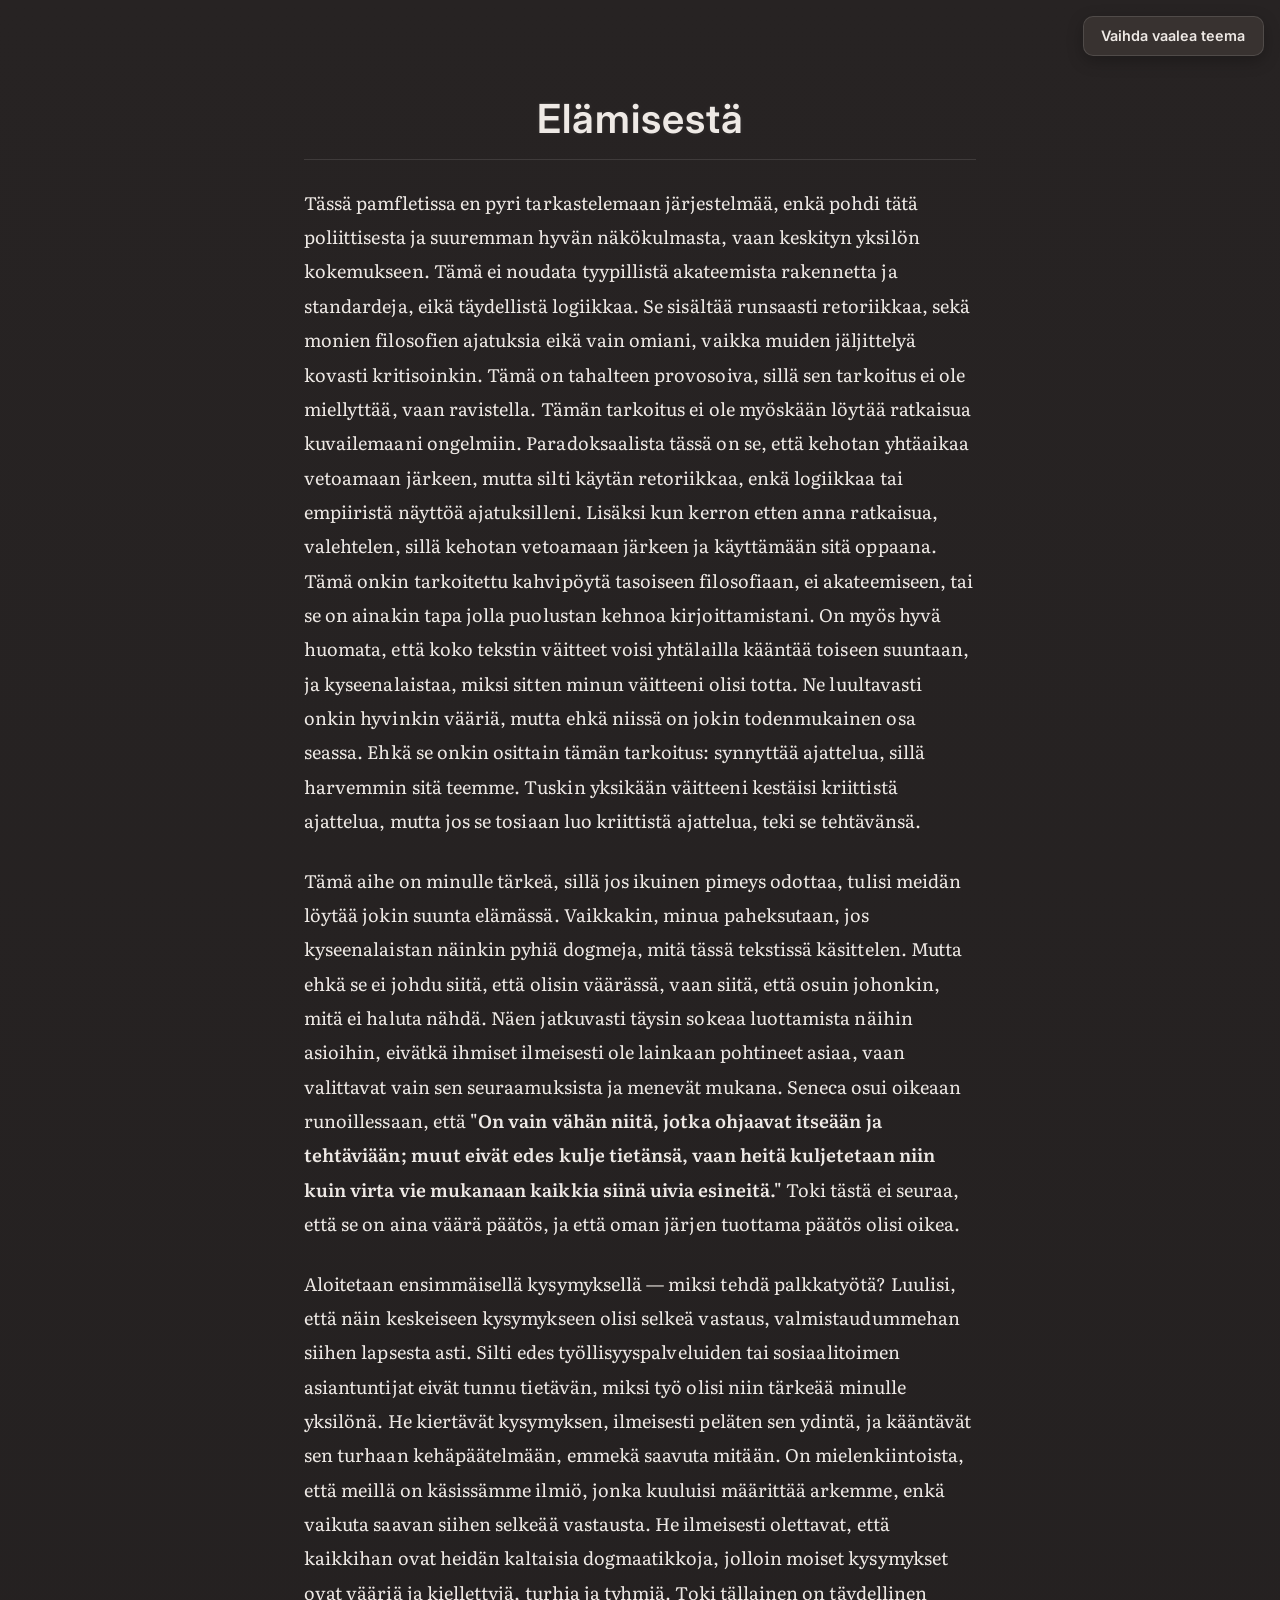
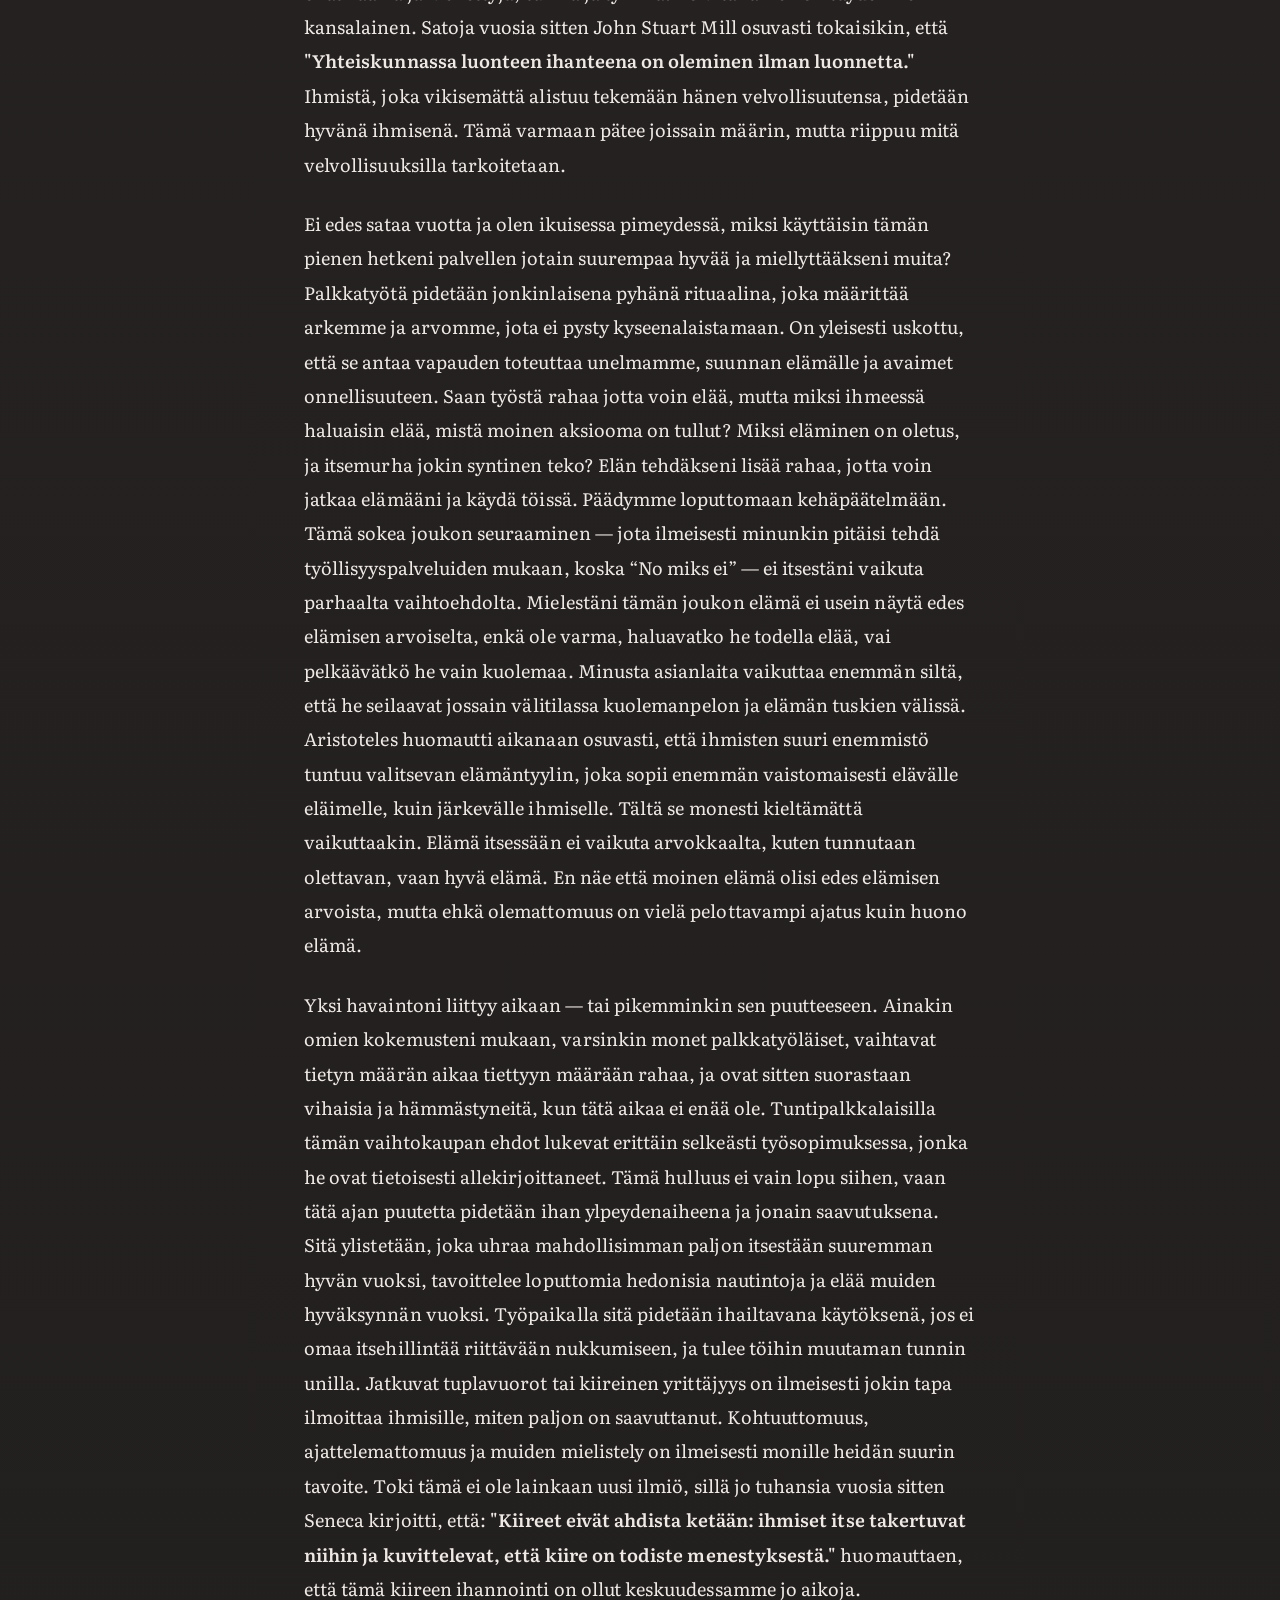
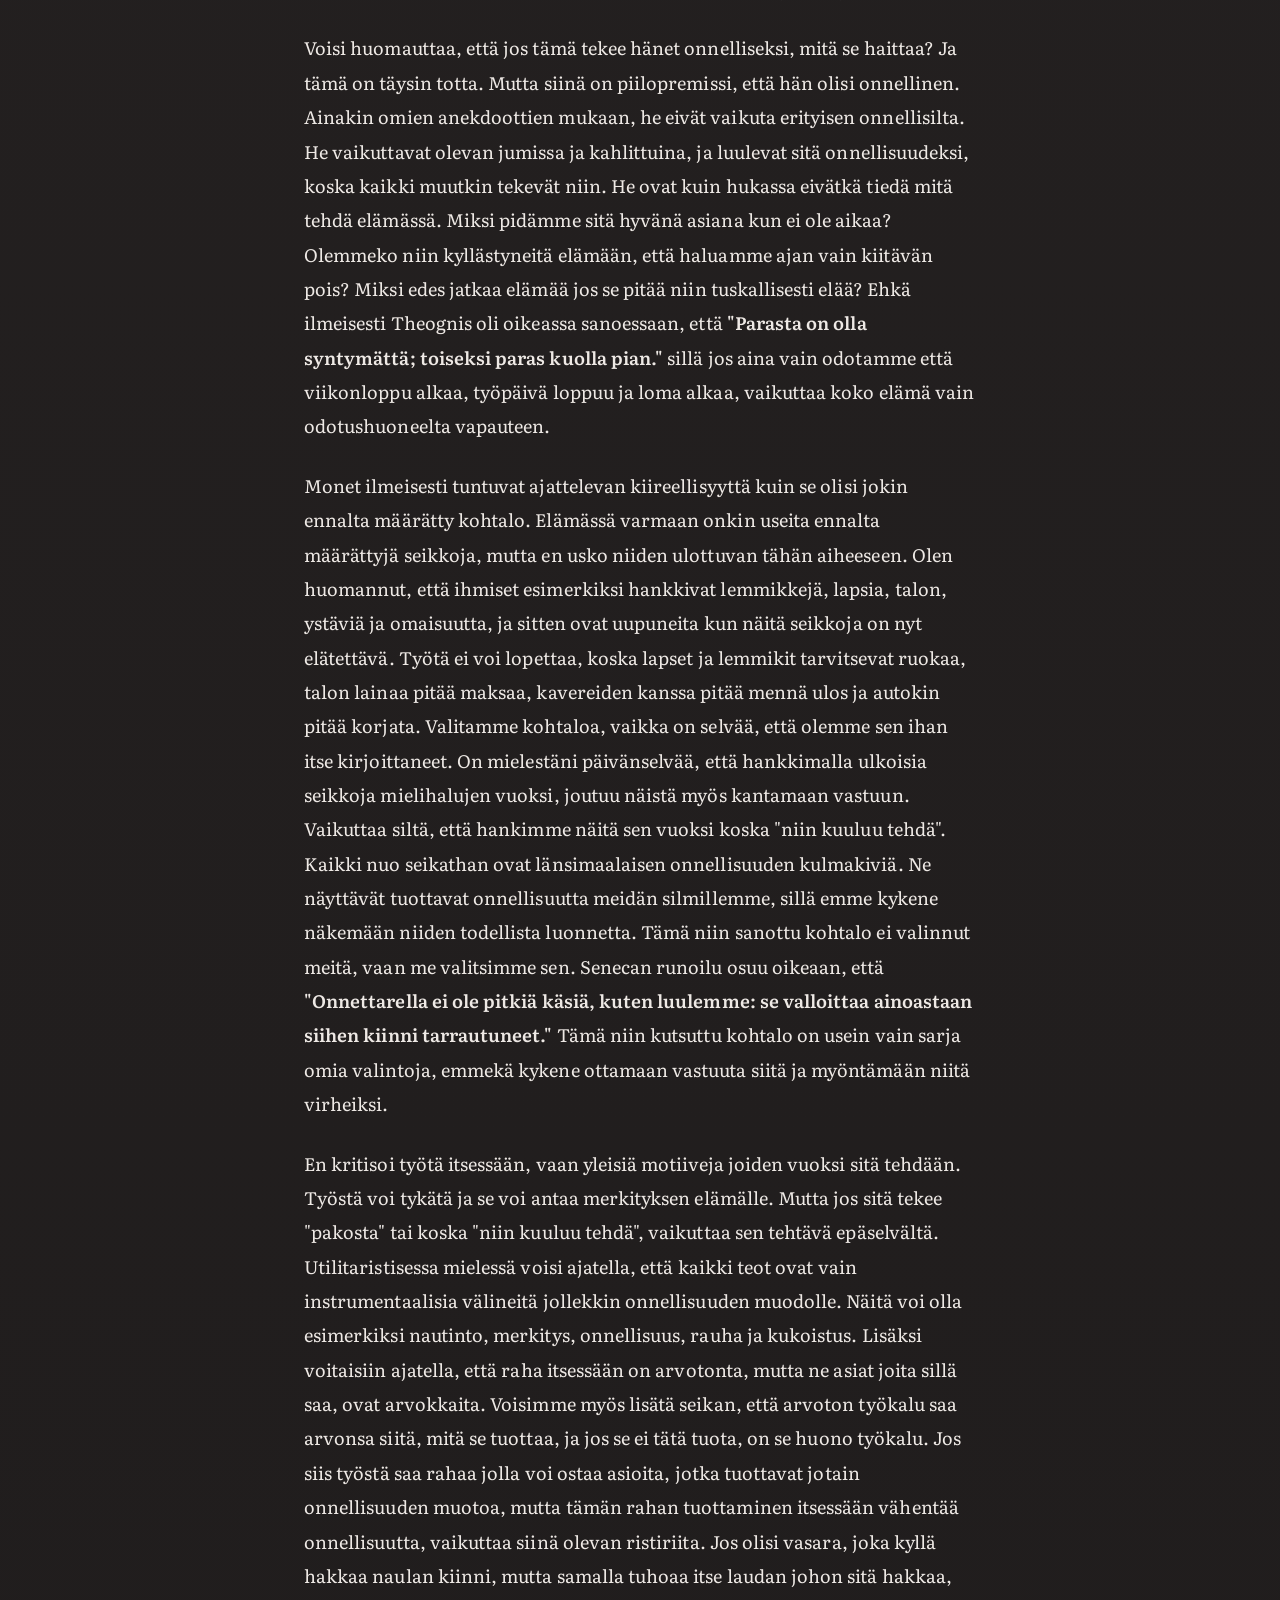
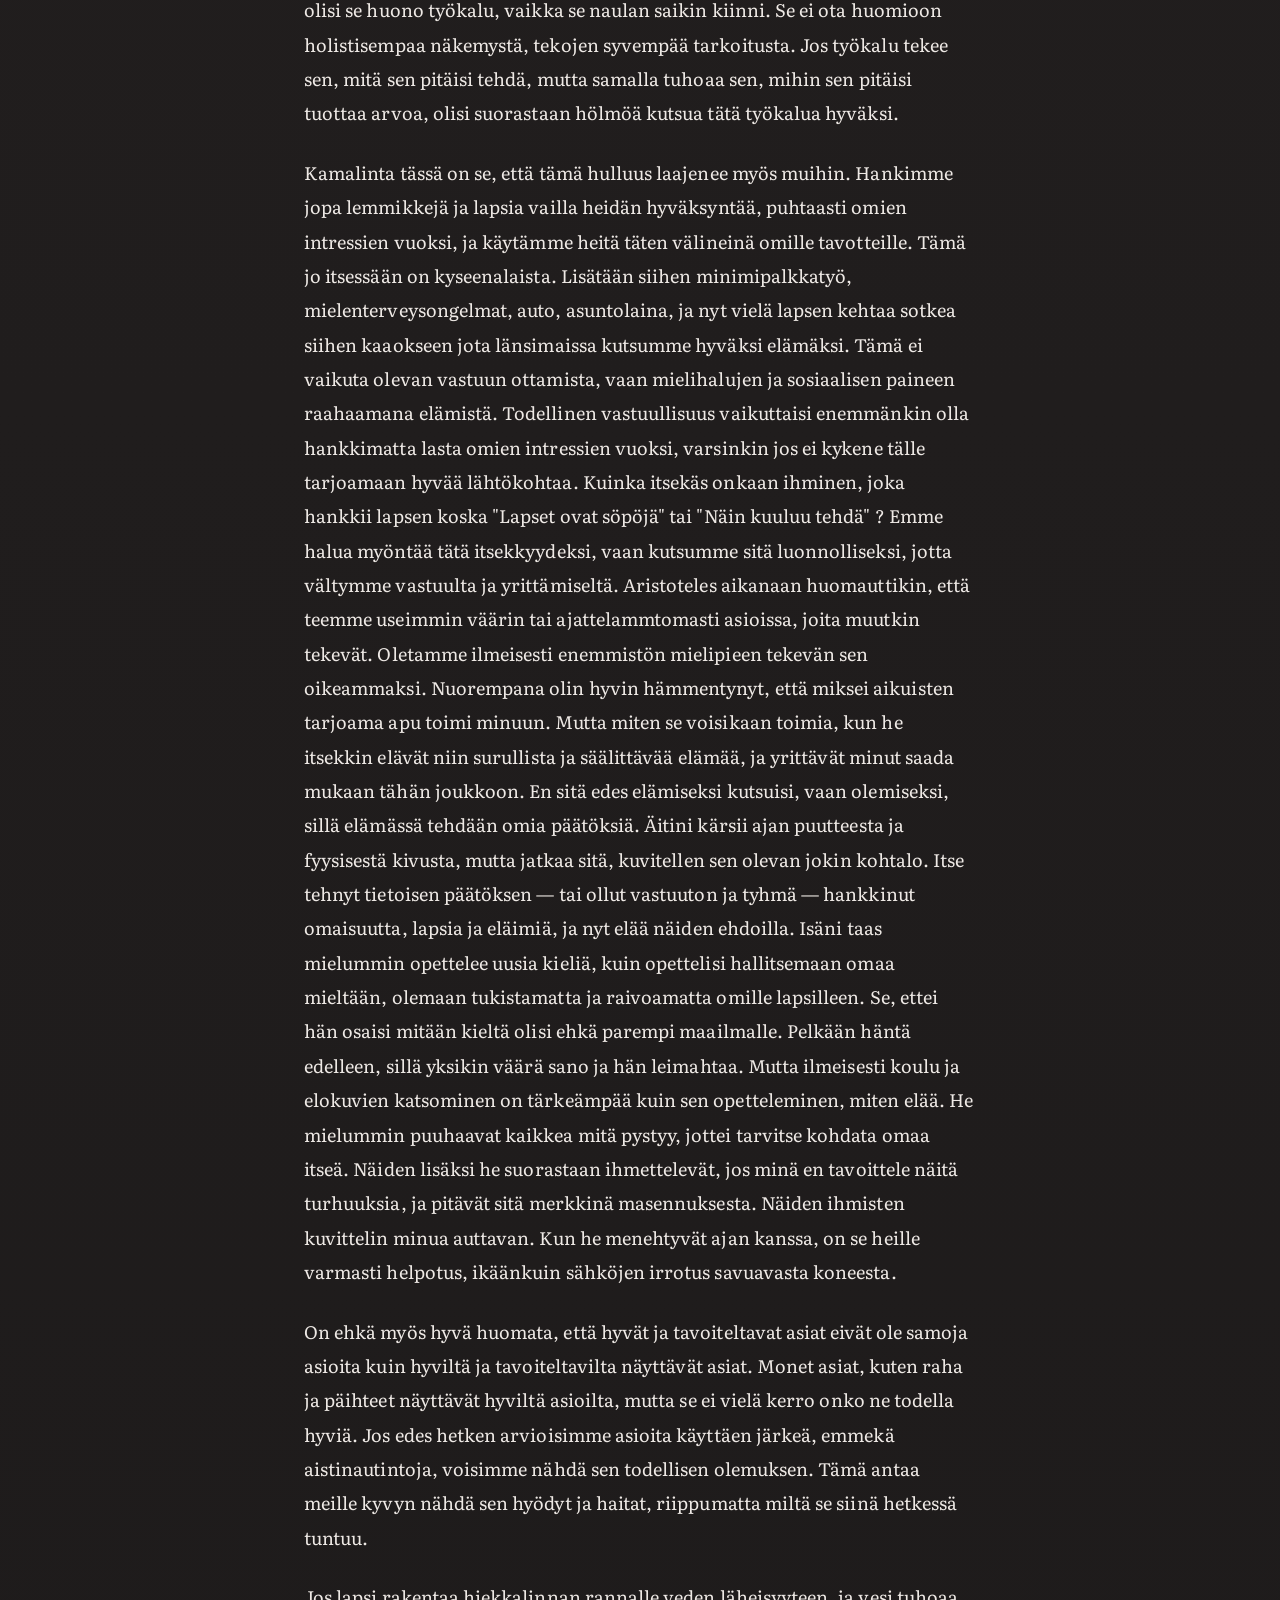
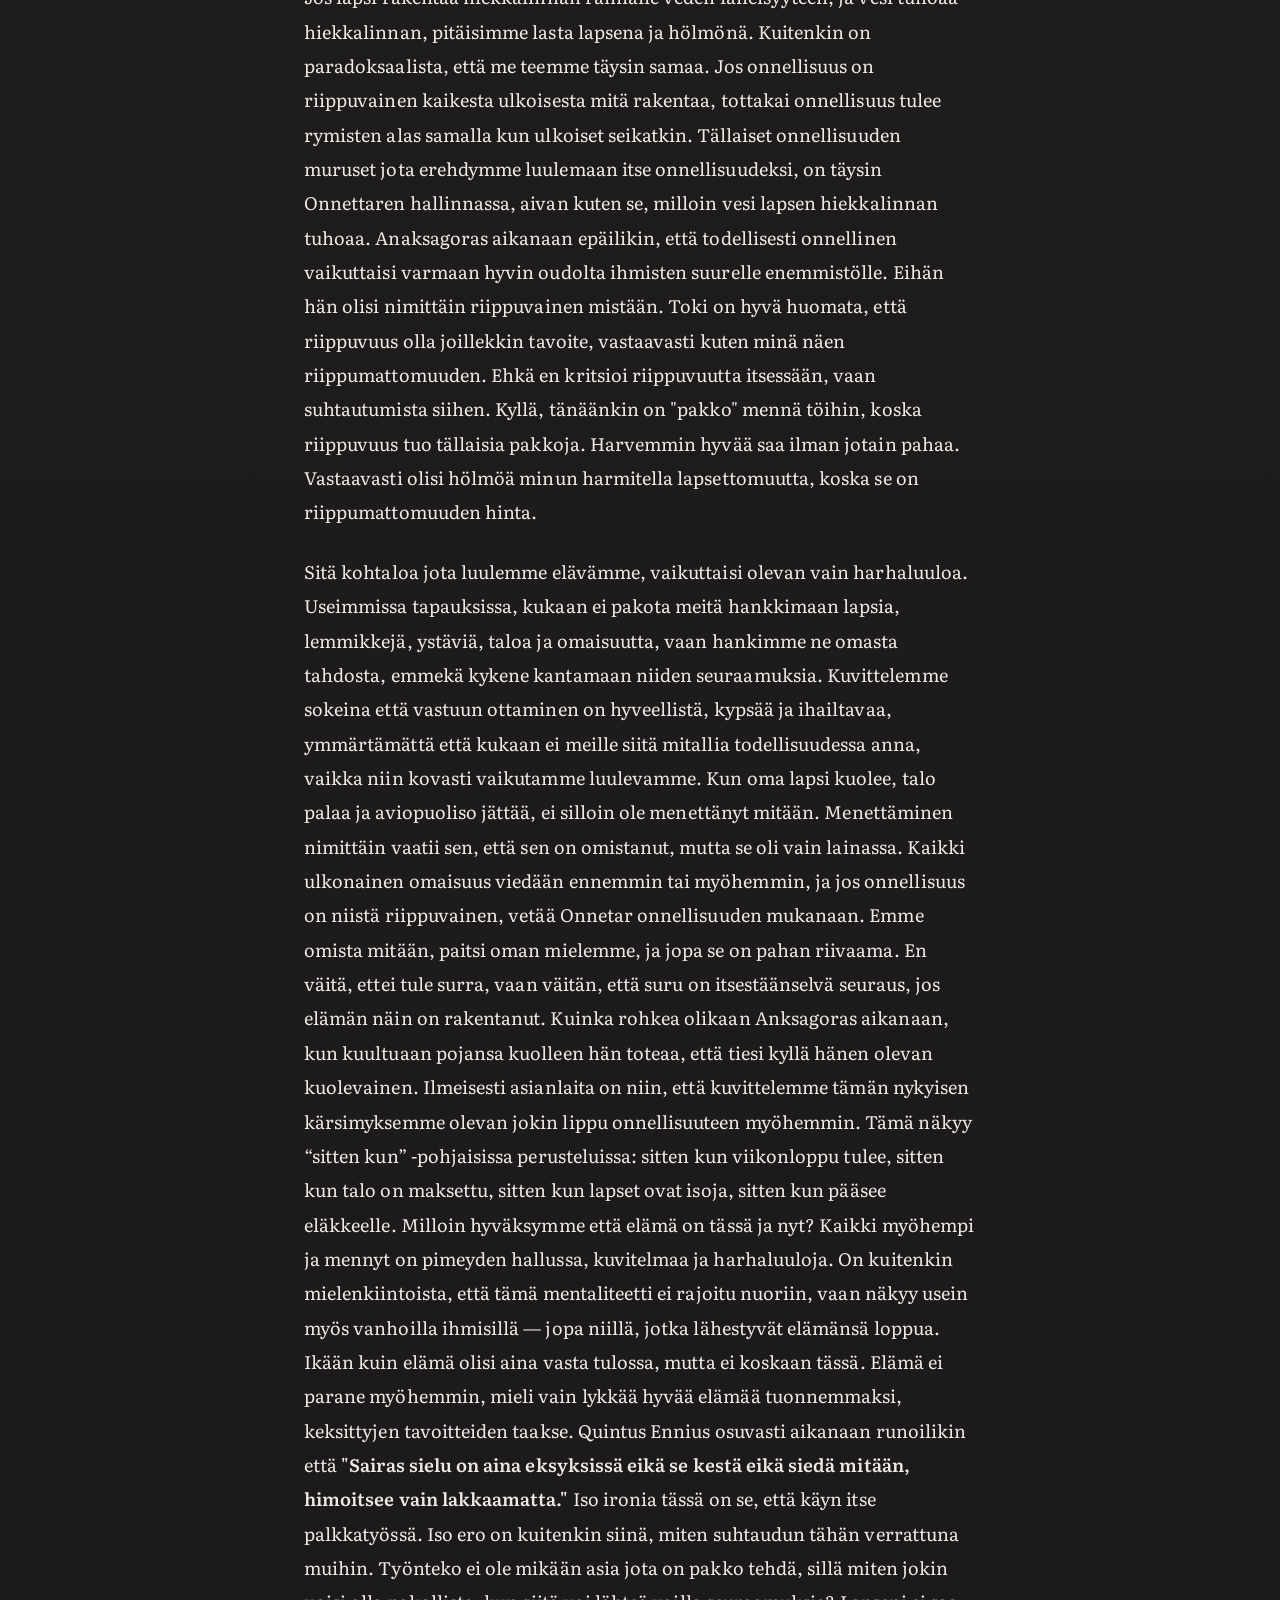
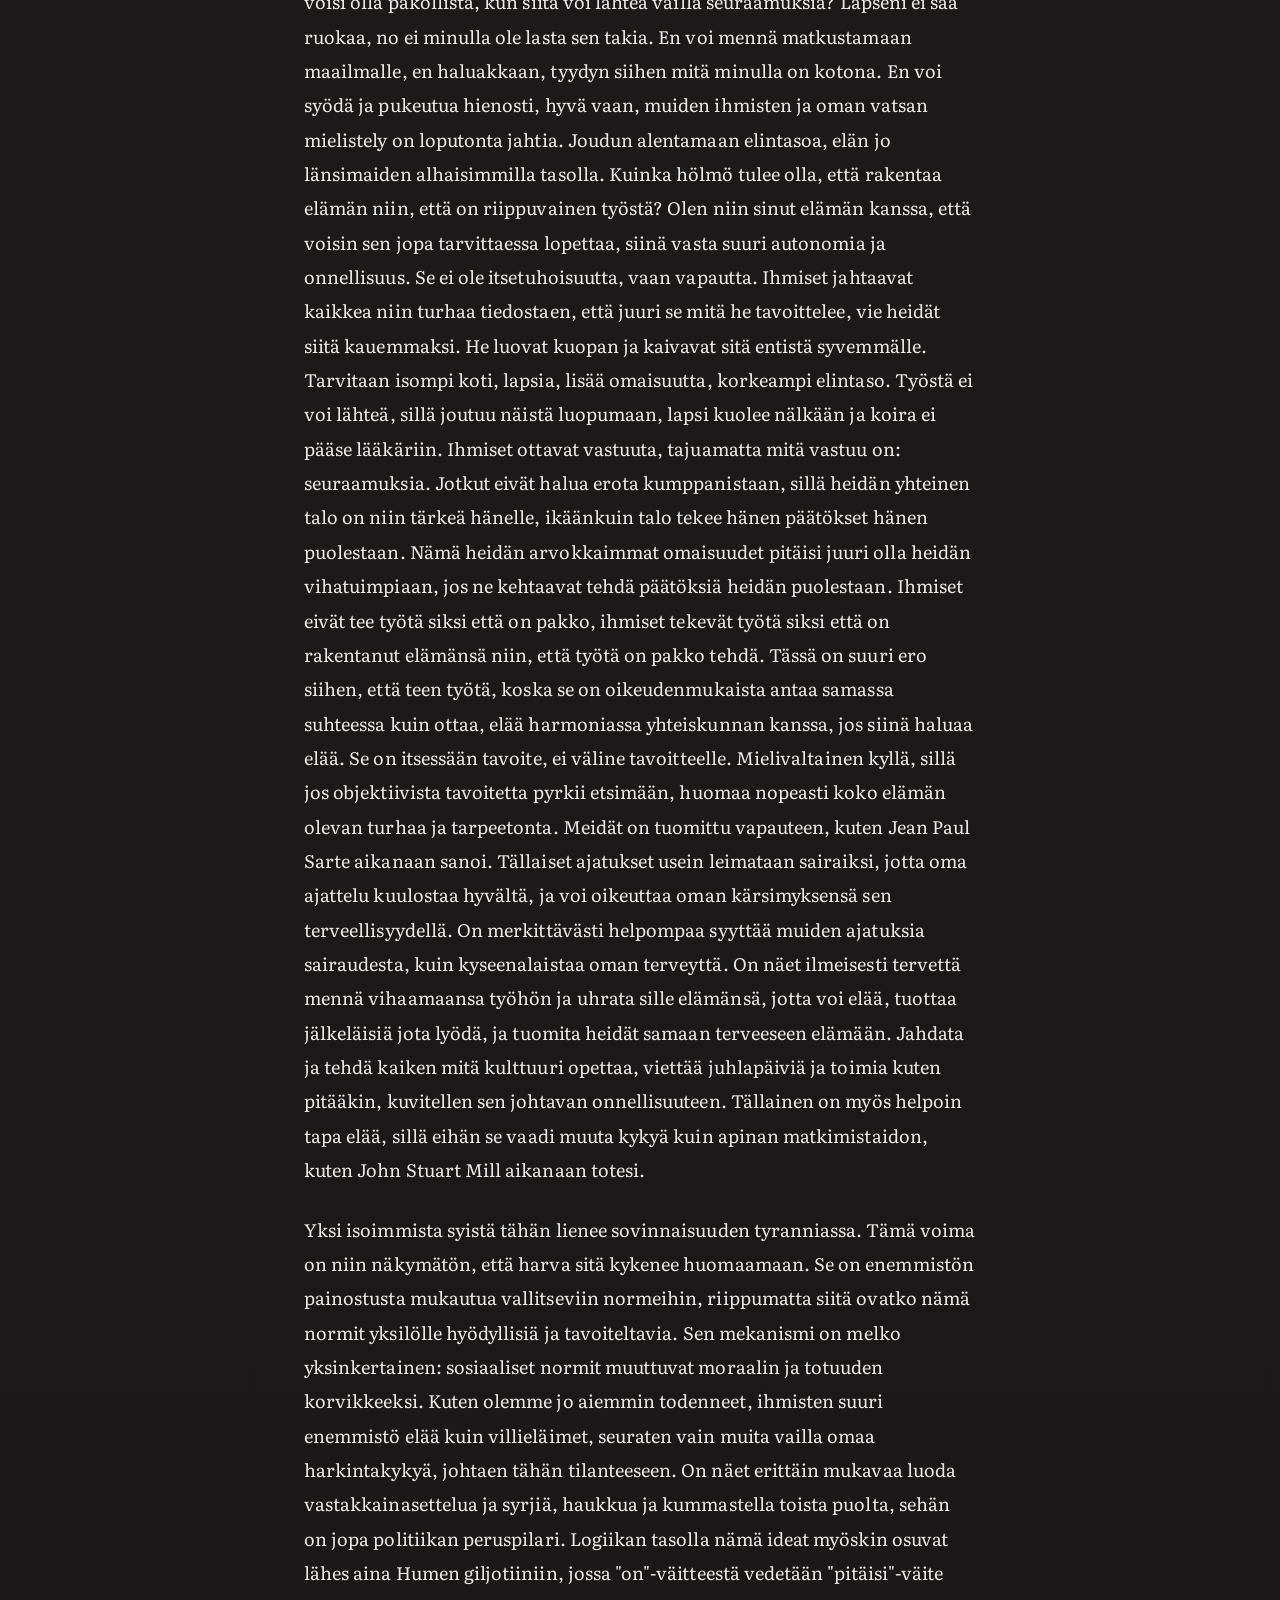
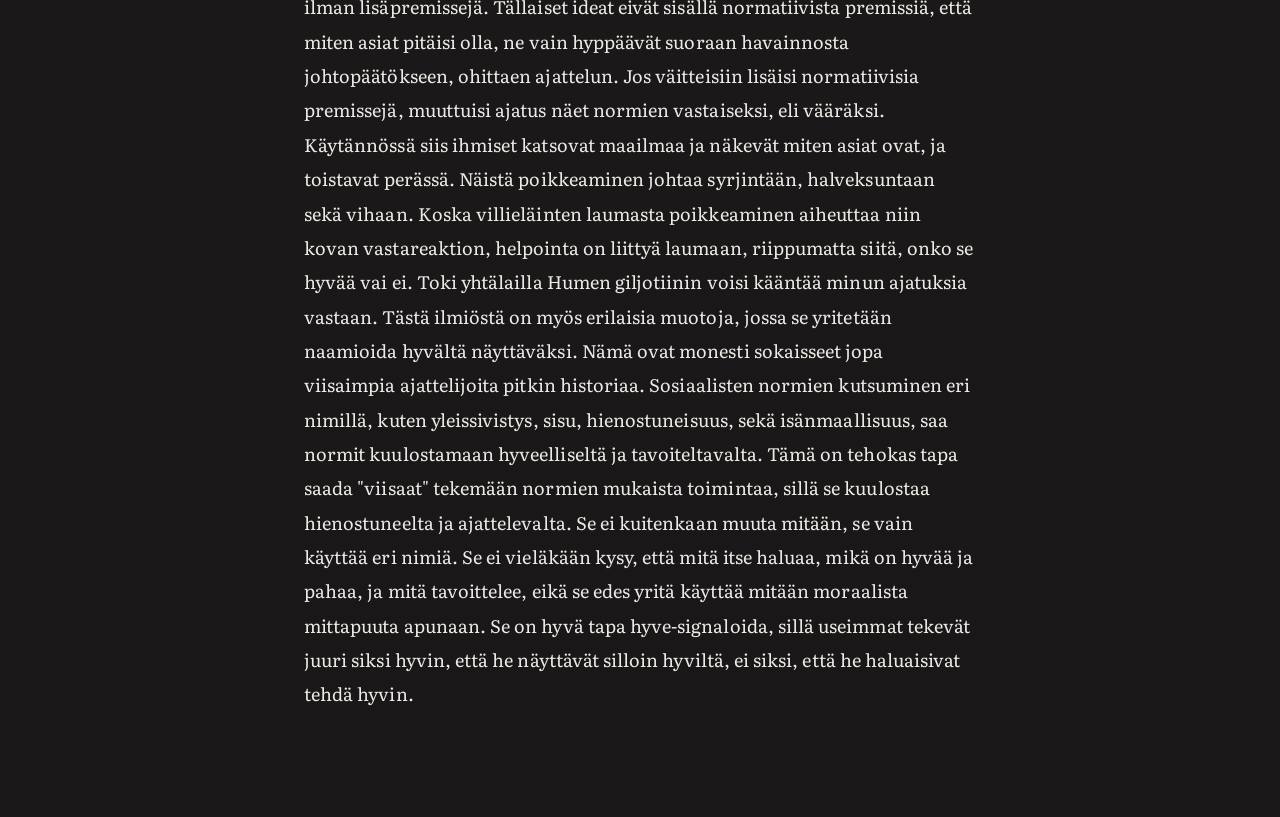
<file: pohdiskelma.html>
<!DOCTYPE html>
<html lang="fi" prefix="og: https://ogp.me/ns#">

<head>
  <!-- Sivuston metatiedot -->
  <link rel="stylesheet" href="tyyli.css">
  <meta charset="utf-8">
  <meta name="viewport" content="width=device-width, initial-scale=1, viewport-fit=cover">
</head>

<main>

<button id="themeToggle" aria-pressed="false">Vaihda vaalea teema</button>

  <h1>Elämisestä</h1>
<p>Tässä pamfletissa en pyri tarkastelemaan järjestelmää, enkä pohdi tätä poliittisesta ja suuremman hyvän näkökulmasta, vaan keskityn yksilön kokemukseen. Tämä ei noudata tyypillistä akateemista rakennetta ja standardeja, eikä täydellistä logiikkaa. Se sisältää runsaasti retoriikkaa, sekä monien filosofien ajatuksia eikä vain omiani, vaikka muiden jäljittelyä kovasti kritisoinkin. Tämä on tahalteen provosoiva, sillä sen tarkoitus ei ole miellyttää, vaan ravistella. Tämän tarkoitus ei ole myöskään löytää ratkaisua kuvailemaani ongelmiin. Paradoksaalista tässä on se, että kehotan yhtäaikaa vetoamaan järkeen, mutta silti käytän retoriikkaa, enkä logiikkaa tai empiiristä näyttöä ajatuksilleni. Lisäksi kun kerron etten anna ratkaisua, valehtelen, sillä kehotan vetoamaan järkeen ja käyttämään sitä oppaana. Tämä onkin tarkoitettu kahvipöytä tasoiseen filosofiaan, ei akateemiseen, tai se on ainakin tapa jolla puolustan kehnoa kirjoittamistani. On myös hyvä huomata, että koko tekstin väitteet voisi yhtälailla kääntää toiseen suuntaan, ja kyseenalaistaa, miksi sitten minun väitteeni olisi totta. Ne luultavasti onkin hyvinkin vääriä, mutta ehkä niissä on jokin todenmukainen osa seassa. Ehkä se onkin osittain tämän tarkoitus: synnyttää ajattelua, sillä harvemmin sitä teemme. Tuskin yksikään väitteeni kestäisi kriittistä ajattelua, mutta jos se tosiaan luo kriittistä ajattelua, teki se tehtävänsä.
</p>

<p>Tämä aihe on minulle tärkeä, sillä jos  ikuinen pimeys odottaa, tulisi meidän löytää jokin suunta elämässä. Vaikkakin, minua paheksutaan, jos kyseenalaistan näinkin pyhiä dogmeja, mitä tässä tekstissä käsittelen. Mutta ehkä se ei johdu siitä, että olisin väärässä, vaan siitä, että osuin johonkin, mitä ei haluta nähdä. Näen jatkuvasti täysin sokeaa luottamista näihin asioihin, eivätkä ihmiset ilmeisesti ole lainkaan pohtineet asiaa, vaan valittavat vain sen seuraamuksista ja menevät mukana. Seneca osui oikeaan runoillessaan, että <strong>"On vain vähän niitä, jotka ohjaavat itseään ja tehtäviään; muut eivät edes kulje tietänsä, vaan heitä kuljetetaan niin kuin virta vie mukanaan kaikkia siinä uivia esineitä."</strong> Toki tästä ei seuraa, että se on aina väärä päätös, ja että oman järjen tuottama päätös olisi oikea.</p>

<p>Aloitetaan ensimmäisellä kysymyksellä — miksi tehdä palkkatyötä? Luulisi, että näin keskeiseen kysymykseen olisi selkeä vastaus, valmistaudummehan siihen lapsesta asti. Silti edes työllisyyspalveluiden tai sosiaalitoimen asiantuntijat eivät tunnu tietävän, miksi työ olisi niin tärkeää minulle yksilönä. He kiertävät kysymyksen, ilmeisesti peläten sen ydintä, ja kääntävät sen turhaan kehäpäätelmään, emmekä saavuta mitään. On mielenkiintoista, että meillä on käsissämme ilmiö, jonka kuuluisi määrittää arkemme, enkä vaikuta saavan siihen selkeää vastausta. He ilmeisesti olettavat, että kaikkihan ovat heidän kaltaisia dogmaatikkoja, jolloin moiset kysymykset ovat vääriä ja kiellettyjä, turhia ja tyhmiä. Toki tällainen on täydellinen kansalainen. Satoja vuosia sitten John Stuart Mill osuvasti tokaisikin, että
<strong>"Yhteiskunnassa luonteen ihanteena on oleminen ilman luonnetta."</strong> Ihmistä, joka vikisemättä alistuu tekemään hänen velvollisuutensa, pidetään hyvänä ihmisenä. Tämä varmaan pätee joissain määrin, mutta riippuu mitä velvollisuuksilla tarkoitetaan.
</p>

<p>Ei edes sataa vuotta ja olen ikuisessa pimeydessä, miksi käyttäisin tämän pienen hetkeni palvellen jotain suurempaa hyvää ja miellyttääkseni muita? Palkkatyötä pidetään jonkinlaisena pyhänä rituaalina, joka määrittää arkemme ja arvomme, jota ei pysty kyseenalaistamaan. On yleisesti uskottu, että se antaa vapauden toteuttaa unelmamme, suunnan elämälle ja avaimet onnellisuuteen. Saan työstä rahaa jotta voin elää, mutta miksi ihmeessä haluaisin elää, mistä moinen aksiooma on tullut? Miksi eläminen on oletus, ja itsemurha jokin syntinen teko? Elän tehdäkseni lisää rahaa, jotta voin jatkaa elämääni ja käydä töissä. Päädymme loputtomaan kehäpäätelmään. Tämä sokea joukon seuraaminen — jota ilmeisesti minunkin pitäisi tehdä työllisyyspalveluiden mukaan, koska “No miks ei” — ei itsestäni vaikuta parhaalta vaihtoehdolta. Mielestäni tämän joukon elämä ei usein näytä edes elämisen arvoiselta, enkä ole varma, haluavatko he todella elää, vai pelkäävätkö he vain kuolemaa. Minusta asianlaita vaikuttaa enemmän siltä, että he seilaavat jossain välitilassa kuolemanpelon ja elämän tuskien välissä. Aristoteles huomautti aikanaan osuvasti, että ihmisten suuri enemmistö tuntuu valitsevan elämäntyylin, joka sopii enemmän vaistomaisesti elävälle eläimelle, kuin järkevälle ihmiselle. Tältä se monesti kieltämättä vaikuttaakin. Elämä itsessään ei vaikuta arvokkaalta, kuten tunnutaan olettavan, vaan hyvä elämä. En näe että moinen elämä olisi edes elämisen arvoista, mutta ehkä olemattomuus on vielä pelottavampi ajatus kuin huono elämä.</p>

<p>Yksi havaintoni liittyy aikaan — tai pikemminkin sen puutteeseen. Ainakin omien kokemusteni mukaan, varsinkin monet palkkatyöläiset, vaihtavat tietyn määrän aikaa tiettyyn määrään rahaa, ja ovat sitten suorastaan vihaisia ja hämmästyneitä, kun tätä aikaa ei enää ole. Tuntipalkkalaisilla tämän vaihtokaupan ehdot lukevat erittäin selkeästi työsopimuksessa, jonka he ovat tietoisesti allekirjoittaneet. Tämä hulluus ei vain lopu siihen, vaan tätä ajan puutetta pidetään ihan ylpeydenaiheena ja jonain saavutuksena. Sitä ylistetään, joka uhraa mahdollisimman paljon itsestään suuremman hyvän vuoksi, tavoittelee loputtomia hedonisia nautintoja ja elää muiden hyväksynnän vuoksi. Työpaikalla sitä pidetään ihailtavana käytöksenä, jos ei omaa itsehillintää riittävään nukkumiseen, ja tulee töihin muutaman tunnin unilla. Jatkuvat tuplavuorot tai kiireinen yrittäjyys on ilmeisesti jokin tapa ilmoittaa ihmisille, miten paljon on saavuttanut. Kohtuuttomuus, ajattelemattomuus ja muiden mielistely on ilmeisesti monille heidän suurin tavoite. Toki tämä ei ole lainkaan uusi ilmiö, sillä jo tuhansia vuosia sitten Seneca kirjoitti, että: <strong>"Kiireet eivät ahdista ketään: ihmiset itse takertuvat niihin ja kuvittelevat, että kiire on todiste menestyksestä."</strong> huomauttaen, että tämä kiireen ihannointi on ollut keskuudessamme jo aikoja.</p>

<p>Voisi huomauttaa, että jos tämä tekee hänet onnelliseksi, mitä se haittaa? Ja tämä on täysin totta. Mutta siinä on piilopremissi, että hän olisi onnellinen. Ainakin omien anekdoottien mukaan, he eivät vaikuta erityisen onnellisilta. He vaikuttavat olevan jumissa ja kahlittuina, ja luulevat sitä onnellisuudeksi, koska kaikki muutkin tekevät niin. He ovat kuin hukassa eivätkä tiedä mitä tehdä elämässä. Miksi pidämme sitä hyvänä asiana kun ei ole aikaa? Olemmeko niin kyllästyneitä elämään, että haluamme ajan vain kiitävän pois? Miksi edes jatkaa elämää jos se pitää niin tuskallisesti elää? Ehkä ilmeisesti Theognis oli oikeassa sanoessaan, että <strong>"Parasta on olla syntymättä; toiseksi paras kuolla pian."</strong> sillä jos aina vain odotamme että viikonloppu alkaa, työpäivä loppuu ja loma alkaa, vaikuttaa koko elämä vain odotushuoneelta vapauteen.</p>

<p>Monet ilmeisesti tuntuvat ajattelevan kiireellisyyttä kuin se olisi jokin ennalta määrätty kohtalo. Elämässä varmaan onkin useita ennalta määrättyjä seikkoja, mutta en usko niiden ulottuvan tähän aiheeseen. Olen huomannut, että ihmiset esimerkiksi hankkivat lemmikkejä, lapsia, talon, ystäviä ja omaisuutta, ja sitten ovat uupuneita kun näitä seikkoja on nyt elätettävä. Työtä ei voi lopettaa, koska lapset ja lemmikit tarvitsevat ruokaa, talon lainaa pitää maksaa, kavereiden kanssa pitää mennä ulos ja autokin pitää korjata. Valitamme kohtaloa, vaikka on selvää, että olemme sen ihan itse kirjoittaneet. On mielestäni päivänselvää, että hankkimalla ulkoisia seikkoja mielihalujen vuoksi, joutuu näistä myös kantamaan vastuun. Vaikuttaa siltä, että hankimme näitä sen vuoksi koska "niin kuuluu tehdä". Kaikki nuo seikathan ovat länsimaalaisen onnellisuuden kulmakiviä. Ne näyttävät tuottavat onnellisuutta meidän silmillemme, sillä emme kykene näkemään niiden todellista luonnetta. Tämä niin sanottu kohtalo ei valinnut meitä, vaan me valitsimme sen. Senecan runoilu osuu oikeaan, että <strong>"Onnettarella ei ole pitkiä käsiä, kuten luulemme: se valloittaa ainoastaan siihen kiinni tarrautuneet."</strong> Tämä niin kutsuttu kohtalo on usein vain sarja omia valintoja, emmekä kykene ottamaan vastuuta siitä ja myöntämään niitä virheiksi.</p>

<p>En kritisoi työtä itsessään, vaan yleisiä motiiveja joiden vuoksi sitä tehdään. Työstä voi tykätä ja se voi antaa merkityksen elämälle. Mutta jos sitä tekee "pakosta" tai koska "niin kuuluu tehdä", vaikuttaa sen tehtävä epäselvältä. Utilitaristisessa mielessä voisi ajatella, että kaikki teot ovat vain instrumentaalisia välineitä jollekkin onnellisuuden muodolle. Näitä voi olla esimerkiksi nautinto, merkitys, onnellisuus, rauha ja kukoistus. Lisäksi voitaisiin ajatella, että raha itsessään on arvotonta, mutta ne asiat joita sillä saa, ovat arvokkaita. Voisimme myös lisätä seikan, että arvoton työkalu saa arvonsa siitä, mitä se tuottaa, ja jos se ei tätä tuota, on se huono työkalu. Jos siis työstä saa rahaa jolla voi ostaa asioita, jotka tuottavat jotain onnellisuuden muotoa, mutta tämän rahan tuottaminen itsessään vähentää onnellisuutta, vaikuttaa siinä olevan ristiriita. Jos olisi vasara, joka kyllä hakkaa naulan kiinni, mutta samalla tuhoaa itse laudan johon sitä hakkaa, olisi se huono työkalu, vaikka se naulan saikin kiinni. Se ei ota huomioon holistisempaa näkemystä, tekojen syvempää tarkoitusta. Jos työkalu tekee sen, mitä sen pitäisi tehdä, mutta samalla tuhoaa sen, mihin sen pitäisi tuottaa arvoa, olisi suorastaan hölmöä kutsua tätä työkalua hyväksi.</p>

<p>Kamalinta tässä on se, että tämä hulluus laajenee myös muihin. Hankimme jopa lemmikkejä ja lapsia vailla heidän hyväksyntää, puhtaasti omien intressien vuoksi, ja käytämme heitä täten välineinä omille tavotteille. Tämä jo itsessään on kyseenalaista. Lisätään siihen minimipalkkatyö, mielenterveysongelmat, auto, asuntolaina, ja nyt vielä lapsen kehtaa sotkea siihen kaaokseen jota länsimaissa kutsumme hyväksi elämäksi. Tämä ei vaikuta olevan vastuun ottamista, vaan mielihalujen ja sosiaalisen paineen raahaamana elämistä. Todellinen vastuullisuus vaikuttaisi enemmänkin olla hankkimatta lasta omien intressien vuoksi, varsinkin jos ei kykene tälle tarjoamaan hyvää lähtökohtaa. Kuinka itsekäs onkaan ihminen, joka hankkii lapsen koska "Lapset ovat söpöjä" tai "Näin kuuluu tehdä" ? Emme halua myöntää tätä itsekkyydeksi, vaan kutsumme sitä luonnolliseksi, jotta vältymme vastuulta ja yrittämiseltä. Aristoteles aikanaan huomauttikin, että teemme useimmin väärin tai ajattelammtomasti asioissa, joita muutkin tekevät. Oletamme ilmeisesti enemmistön mielipieen tekevän sen oikeammaksi. Nuorempana olin hyvin hämmentynyt, että miksei aikuisten tarjoama apu toimi minuun. Mutta miten se voisikaan toimia, kun he itsekkin elävät niin surullista ja säälittävää elämää, ja yrittävät minut saada mukaan tähän joukkoon. En sitä edes elämiseksi kutsuisi, vaan olemiseksi, sillä elämässä tehdään omia päätöksiä.
Äitini kärsii ajan puutteesta ja fyysisestä kivusta, mutta jatkaa sitä, kuvitellen sen olevan jokin kohtalo. Itse tehnyt tietoisen päätöksen — tai ollut vastuuton ja tyhmä — hankkinut omaisuutta, lapsia ja eläimiä, ja nyt elää näiden ehdoilla. Isäni taas mielummin opettelee uusia kieliä, kuin opettelisi hallitsemaan omaa mieltään, olemaan tukistamatta ja raivoamatta omille lapsilleen. Se, ettei hän osaisi mitään kieltä olisi ehkä parempi maailmalle. Pelkään häntä edelleen, sillä yksikin väärä sano ja hän leimahtaa. Mutta ilmeisesti koulu ja elokuvien katsominen on tärkeämpää kuin sen opetteleminen, miten elää. He mielummin puuhaavat kaikkea mitä pystyy, jottei tarvitse kohdata omaa itseä. Näiden lisäksi he suorastaan ihmettelevät, jos minä en tavoittele näitä turhuuksia, ja pitävät sitä merkkinä masennuksesta. Näiden ihmisten kuvittelin minua auttavan. Kun he menehtyvät ajan kanssa, on se heille varmasti helpotus, ikäänkuin sähköjen irrotus savuavasta koneesta.</p>

<p>On ehkä myös hyvä huomata, että hyvät ja tavoiteltavat asiat eivät ole samoja asioita kuin hyviltä ja tavoiteltavilta näyttävät asiat. Monet asiat, kuten raha ja päihteet näyttävät hyviltä asioilta, mutta se ei vielä kerro onko ne todella hyviä. Jos edes hetken arvioisimme asioita käyttäen järkeä, emmekä aistinautintoja, voisimme nähdä sen todellisen olemuksen. Tämä antaa meille kyvyn nähdä sen hyödyt ja haitat, riippumatta miltä se siinä hetkessä tuntuu.</p>

<p>Jos lapsi rakentaa hiekkalinnan rannalle veden läheisyyteen, ja vesi tuhoaa hiekkalinnan, pitäisimme lasta lapsena ja hölmönä. Kuitenkin on paradoksaalista, että me teemme täysin samaa. Jos onnellisuus on riippuvainen kaikesta ulkoisesta mitä rakentaa, tottakai onnellisuus tulee rymisten alas samalla kun ulkoiset seikatkin. Tällaiset onnellisuuden muruset jota erehdymme luulemaan itse onnellisuudeksi, on täysin Onnettaren hallinnassa, aivan kuten se, milloin vesi lapsen hiekkalinnan tuhoaa. Anaksagoras aikanaan epäilikin, että todellisesti onnellinen vaikuttaisi varmaan hyvin oudolta ihmisten suurelle enemmistölle. Eihän hän olisi nimittäin riippuvainen mistään. Toki on hyvä huomata, että riippuvuus olla joillekkin tavoite, vastaavasti kuten minä näen riippumattomuuden. Ehkä en kritsioi riippuvuutta itsessään, vaan suhtautumista siihen. Kyllä, tänäänkin on "pakko" mennä töihin, koska riippuvuus tuo tällaisia pakkoja. Harvemmin hyvää saa ilman jotain pahaa. Vastaavasti olisi hölmöä minun harmitella lapsettomuutta, koska se on riippumattomuuden hinta.
</p>

<p>Sitä kohtaloa jota luulemme elävämme, vaikuttaisi olevan vain harhaluuloa. Useimmissa tapauksissa, kukaan ei pakota meitä hankkimaan lapsia, lemmikkejä, ystäviä, taloa ja omaisuutta, vaan hankimme ne omasta tahdosta, emmekä kykene kantamaan niiden seuraamuksia. Kuvittelemme sokeina että vastuun ottaminen on hyveellistä, kypsää ja ihailtavaa, ymmärtämättä että kukaan ei meille siitä mitallia todellisuudessa anna, vaikka niin kovasti vaikutamme luulevamme. Kun oma lapsi kuolee, talo palaa ja aviopuoliso jättää, ei silloin ole menettänyt mitään. Menettäminen nimittäin vaatii sen, että sen on omistanut, mutta se oli vain lainassa. Kaikki ulkonainen omaisuus viedään ennemmin tai myöhemmin, ja jos onnellisuus on niistä riippuvainen, vetää Onnetar onnellisuuden mukanaan. Emme omista mitään, paitsi oman mielemme, ja jopa se on pahan riivaama. En väitä, ettei tule surra, vaan väitän, että suru on itsestäänselvä seuraus, jos elämän näin on rakentanut. Kuinka rohkea olikaan Anksagoras aikanaan, kun kuultuaan pojansa kuolleen hän toteaa, että tiesi kyllä hänen olevan kuolevainen. Ilmeisesti asianlaita on niin, että kuvittelemme tämän nykyisen kärsimyksemme olevan jokin lippu onnellisuuteen myöhemmin. Tämä näkyy “sitten kun” -pohjaisissa perusteluissa: sitten kun viikonloppu tulee, sitten kun talo on maksettu, sitten kun lapset ovat isoja, sitten kun pääsee eläkkeelle.
Milloin hyväksymme että elämä on tässä ja nyt? Kaikki myöhempi ja mennyt on pimeyden hallussa, kuvitelmaa ja harhaluuloja. On kuitenkin mielenkiintoista, että tämä mentaliteetti ei rajoitu nuoriin, vaan näkyy usein myös vanhoilla ihmisillä — jopa niillä, jotka lähestyvät elämänsä loppua. Ikään kuin elämä olisi aina vasta tulossa, mutta ei koskaan tässä. Elämä ei parane myöhemmin, mieli vain lykkää hyvää elämää tuonnemmaksi, keksittyjen tavoitteiden taakse. Quintus Ennius osuvasti aikanaan runoilikin että <strong>"Sairas sielu on aina eksyksissä eikä se kestä eikä siedä mitään, himoitsee vain lakkaamatta."</strong> Iso ironia tässä on se, että käyn itse palkkatyössä. Iso ero on kuitenkin siinä, miten suhtaudun tähän verrattuna muihin. Työnteko ei ole mikään asia jota on pakko tehdä, sillä miten jokin voisi olla pakollista, kun siitä voi lähteä vailla seuraamuksia? Lapseni ei saa ruokaa, no ei minulla ole lasta sen takia. En voi mennä matkustamaan maailmalle, en haluakkaan, tyydyn siihen mitä minulla on kotona. En voi syödä ja pukeutua hienosti, hyvä vaan, muiden ihmisten ja oman vatsan mielistely on loputonta jahtia. Joudun alentamaan elintasoa, elän jo länsimaiden alhaisimmilla tasolla. Kuinka hölmö tulee olla, että rakentaa elämän niin, että on riippuvainen työstä? Olen niin sinut elämän kanssa, että voisin sen jopa tarvittaessa lopettaa, siinä vasta suuri autonomia ja onnellisuus. Se ei ole itsetuhoisuutta, vaan vapautta. Ihmiset jahtaavat kaikkea niin turhaa tiedostaen, että juuri se mitä he tavoittelee, vie heidät siitä kauemmaksi. He luovat kuopan ja kaivavat sitä entistä syvemmälle. Tarvitaan isompi koti, lapsia, lisää omaisuutta, korkeampi elintaso. Työstä ei voi lähteä, sillä joutuu näistä luopumaan, lapsi kuolee nälkään ja koira ei pääse lääkäriin. Ihmiset ottavat vastuuta, tajuamatta mitä vastuu on: seuraamuksia. Jotkut eivät halua erota kumppanistaan, sillä heidän yhteinen talo on niin tärkeä hänelle, ikäänkuin talo tekee hänen päätökset hänen puolestaan. Nämä heidän arvokkaimmat omaisuudet pitäisi juuri olla heidän vihatuimpiaan, jos ne kehtaavat tehdä päätöksiä heidän puolestaan. Ihmiset eivät tee työtä siksi että on pakko, ihmiset tekevät työtä siksi että on rakentanut elämänsä niin, että työtä on pakko tehdä. Tässä on suuri ero siihen, että teen työtä, koska se on oikeudenmukaista antaa samassa suhteessa kuin ottaa, elää harmoniassa yhteiskunnan kanssa, jos siinä haluaa elää. Se on itsessään tavoite, ei väline tavoitteelle. Mielivaltainen kyllä, sillä jos objektiivista tavoitetta pyrkii etsimään, huomaa nopeasti koko elämän olevan turhaa ja tarpeetonta. Meidät on tuomittu vapauteen, kuten Jean Paul Sarte aikanaan sanoi. Tällaiset ajatukset usein leimataan sairaiksi, jotta oma ajattelu kuulostaa hyvältä, ja voi oikeuttaa oman kärsimyksensä sen terveellisyydellä. On merkittävästi helpompaa syyttää muiden ajatuksia sairaudesta, kuin kyseenalaistaa oman terveyttä. On näet ilmeisesti tervettä mennä vihaamaansa työhön ja uhrata sille elämänsä, jotta voi elää, tuottaa jälkeläisiä jota lyödä, ja tuomita heidät samaan terveeseen elämään. Jahdata ja tehdä kaiken mitä kulttuuri opettaa, viettää juhlapäiviä ja toimia kuten pitääkin, kuvitellen sen johtavan onnellisuuteen. Tällainen on myös helpoin tapa elää, sillä eihän se vaadi muuta kykyä kuin apinan matkimistaidon, kuten John Stuart Mill aikanaan totesi.</p>

<p>Yksi isoimmista syistä tähän lienee sovinnaisuuden tyranniassa. Tämä voima on niin näkymätön, että harva sitä kykenee huomaamaan. Se on enemmistön painostusta mukautua vallitseviin normeihin, riippumatta siitä ovatko nämä normit yksilölle hyödyllisiä ja tavoiteltavia. Sen mekanismi on melko yksinkertainen: sosiaaliset normit muuttuvat moraalin ja totuuden korvikkeeksi. Kuten olemme jo aiemmin todenneet, ihmisten suuri enemmistö elää kuin villieläimet, seuraten vain muita vailla omaa harkintakykyä, johtaen tähän tilanteeseen. On näet erittäin mukavaa luoda vastakkainasettelua ja syrjiä, haukkua ja kummastella toista puolta, sehän on jopa politiikan peruspilari. Logiikan tasolla nämä ideat myöskin osuvat lähes aina Humen giljotiiniin, jossa "on"-väitteestä vedetään "pitäisi"-väite ilman lisäpremissejä. Tällaiset ideat eivät sisällä normatiivista premissiä, että miten asiat pitäisi olla, ne vain hyppäävät suoraan havainnosta johtopäätökseen, ohittaen ajattelun. Jos väitteisiin lisäisi normatiivisia premissejä, muuttuisi ajatus näet normien vastaiseksi, eli vääräksi. Käytännössä siis ihmiset katsovat maailmaa ja näkevät miten asiat ovat, ja toistavat perässä. Näistä poikkeaminen johtaa syrjintään, halveksuntaan sekä vihaan. Koska villieläinten laumasta poikkeaminen aiheuttaa niin kovan vastareaktion, helpointa on liittyä laumaan, riippumatta siitä, onko se hyvää vai ei. Toki yhtälailla Humen giljotiinin voisi kääntää minun ajatuksia vastaan. Tästä ilmiöstä on myös erilaisia muotoja, jossa se yritetään naamioida hyvältä näyttäväksi. Nämä ovat monesti sokaisseet jopa viisaimpia ajattelijoita pitkin historiaa. Sosiaalisten normien kutsuminen eri nimillä, kuten yleissivistys, sisu, hienostuneisuus, sekä isänmaallisuus, saa normit kuulostamaan hyveelliseltä ja tavoiteltavalta. Tämä on tehokas tapa saada "viisaat" tekemään normien mukaista toimintaa, sillä se kuulostaa hienostuneelta ja ajattelevalta. Se ei kuitenkaan muuta mitään, se vain käyttää eri nimiä. Se ei vieläkään kysy, että mitä itse haluaa, mikä on hyvää ja pahaa, ja mitä tavoittelee, eikä se edes yritä käyttää mitään moraalista mittapuuta apunaan. Se on hyvä tapa hyve-signaloida, sillä useimmat tekevät juuri siksi hyvin, että he näyttävät silloin hyviltä, ei siksi, että he haluaisivat tehdä hyvin.</p>


</main>
<script>
  (function() {
    const btn = document.getElementById('themeToggle');
    const root = document.documentElement; // html
    const body = document.body;

    // Palautetaan tallennettu teema (light/dark)
    const saved = localStorage.getItem('site-theme');
    if (saved === 'light') {
      root.classList.add('light-theme');
      body.classList.add('light-theme');
      btn.textContent = 'Vaihda tumma teema';
      btn.setAttribute('aria-pressed', 'true');
    } else {
      // varmistus: poista jos jostain syystä lisätty
      root.classList.remove('light-theme');
      body.classList.remove('light-theme');
      btn.textContent = 'Vaihda vaalea teema';
      btn.setAttribute('aria-pressed', 'false');
    }

    btn.addEventListener('click', () => {
      const turningOn = !root.classList.contains('light-theme');
      // Lisätään/poistetaan molemmilta tasoilta varmistaen muuttujien periytyminen
      root.classList.toggle('light-theme', turningOn);
      body.classList.toggle('light-theme', turningOn);

      btn.textContent = turningOn ? 'Vaihda tumma teema' : 'Vaihda vaalea teema';
      btn.setAttribute('aria-pressed', turningOn ? 'true' : 'false');

      localStorage.setItem('site-theme', turningOn ? 'light' : 'dark');
    });
  })();
</script>

</body>

</html>
</file>
<file: tyyli.css>
@import url('https://fonts.googleapis.com/css2?family=Inter:wght@400;500;600;700&family=Literata:ital,opsz,wght@0,7..72,400;0,7..72,500;0,7..72,600;1,7..72,400;1,7..72,500&display=swap');

/* ==================================================
   FILOSOFINEN TEKSTI – CSS
   Klassinen, elegantti ja rauhallinen ulkoasu
   Tumma ja vaalea teema
   ================================================== */


/* ==================================================
   1. TEEMAMUUTTUJAT – TUMMA TEEMA
   ================================================== */

:root {
  color-scheme: dark;

  /* Tausta */
  --bg-gradient-top: #272323;
  --bg-gradient-bottom: #191717;
  --bg-surface: #302b2a;

  /* Tekstit */
  --text-primary: #eee9e5;
  --text-secondary: #d2cac4;
  --text-muted: #a79d96;

  /* Otsikot */
  --heading-shadow: rgba(255,255,255,0.07);

  /* Reunat */
  --border-color: rgba(255,255,255,0.11);
  --strong-bg: rgba(255,255,255,0.035);
  --strong-border: #8c8179;

  /* Painikkeet */
  --btn-bg: #383230;
  --btn-text: #eee9e5;
  --btn-border: rgba(255,255,255,0.12);
  --btn-shadow: rgba(0,0,0,0.25);
  --btn-hover-bg: #49413e;
  --btn-hover-text: #ffffff;

  /* Typografia */
  --font-reading: 'Literata', Georgia, serif;
  --font-heading: 'Inter', sans-serif;
  --font-family: var(--font-reading);

  --line-height: 1.9;
  --letter-spacing: 0.005em;

  /* Sivurakenne */
  --content-width: 720px;
  --reading-width: 680px;

  /* Muotoilu */
  --radius: 12px;
  --transition: 0.2s ease;

  /* Varjot */
  --card-shadow: 0 4px 16px rgba(0,0,0,0.17);
}


/* ==================================================
   2. VAALEA TEEMA
   ================================================== */

html.light-theme,
body.light-theme {
  color-scheme: light;

  --bg-gradient-top: #f4f0e9;
  --bg-gradient-bottom: #fffdf9;
  --bg-surface: #ffffff;

  --text-primary: #292522;
  --text-secondary: #49423d;
  --text-muted: #777069;

  --heading-shadow: rgba(0,0,0,0.04);

  --border-color: rgba(65,50,40,0.14);
  --strong-bg: rgba(80,60,40,0.035);
  --strong-border: #8d8175;

  --btn-bg: #f4f0e9;
  --btn-text: #292522;
  --btn-border: rgba(0,0,0,0.13);
  --btn-shadow: rgba(0,0,0,0.09);
  --btn-hover-bg: #eae3d9;
  --btn-hover-text: #171411;

  --card-shadow: 0 4px 16px rgba(0,0,0,0.055);
}


/* ==================================================
   3. YLEISET ASETUKSET
   ================================================== */

*,
*::before,
*::after {
  box-sizing: border-box;
}

html {
  margin: 0;
  padding: 0;

  scroll-behavior: smooth;
  overflow-x: hidden;

  background:
    linear-gradient(
      to bottom,
      var(--bg-gradient-top),
      var(--bg-gradient-bottom)
    );
}

body {
  margin: 0;
  padding: 0 1rem;

  min-height: 100vh;

  font-family: var(--font-family);
  font-size: 1.05rem;
  line-height: var(--line-height);
  letter-spacing: var(--letter-spacing);

  color: var(--text-primary);
  background: transparent;

  overflow-x: hidden;

  -webkit-font-smoothing: antialiased;
  -moz-osx-font-smoothing: grayscale;
}


/* ==================================================
   4. SISÄLTÖALUE
   ================================================== */

main {
  position: relative;
  z-index: 1;

  width: 100%;
  max-width: var(--content-width);

  margin: 0 auto;
  padding: 3rem 1.5rem 5rem;

  overflow-wrap: break-word;
}


/* Varsinainen lukupalsta */

.reading-content {
  max-width: var(--reading-width);
  margin-left: auto;
  margin-right: auto;
}


/* ==================================================
   5. OTSIKOT
   ================================================== */

h1,
h2,
h3,
h4,
h5,
h6 {
  font-family: var(--font-heading);
  color: var(--text-primary);

  text-shadow: 0 0 5px var(--heading-shadow);

  line-height: 1.4;
}

h1,
h2,
h3,
h4,
h5 {
  text-align: center;
  text-transform: none;

  letter-spacing: 0.015em;

  margin-top: 2.7rem;
  margin-bottom: 1.6rem;

  padding-bottom: 0.75rem;

  border-bottom: 1px solid var(--border-color);
}

h1 {
  font-size: clamp(1.75rem, 4vw, 2.5rem);
  font-weight: 600;
  letter-spacing: 0.025em;
}

h2 {
  font-size: clamp(1.5rem, 3.5vw, 2rem);
  font-weight: 600;
}

h3 {
  font-size: clamp(1.3rem, 3vw, 1.65rem);
  font-weight: 600;
}

h4 {
  font-size: 1.2rem;
  font-weight: 600;
}

h5 {
  font-size: 1.1rem;
  font-weight: 500;
}

h6 {
  font-family: var(--font-reading);
  font-size: clamp(1.1rem, 3vw, 1.4rem);

  font-weight: 400;
  font-style: italic;

  text-align: center;

  color: var(--text-secondary);

  margin: 2rem 0 1rem;
}


/* ==================================================
   6. LEIPÄTEKSTI
   ================================================== */

p {
  font-family: var(--font-reading);

  color: var(--text-primary);

  font-size: clamp(1.02rem, 2vw, 1.13rem);
  line-height: 1.9;

  letter-spacing: 0.003em;

  margin: 1.15em 0 1.4em;

  text-rendering: optimizeLegibility;
  overflow-wrap: break-word;
}


/* Lihavointi */

strong,
b {
  font-weight: 600;
  color: var(--text-primary);
}


/* Kursivointi */

em,
i {
  color: var(--text-secondary);
}


/* Linkit tekstin sisällä */

a {
  color: var(--text-secondary);
  text-decoration-thickness: 1px;
  text-underline-offset: 3px;

  transition: color var(--transition);
}

a:hover {
  color: var(--text-primary);
}


/* ==================================================
   7. LISTAT
   ================================================== */

ul,
ol {
  padding-left: 1.6rem;
  margin: 1.3rem 0 1.8rem;
}

ul li,
ol li {
  font-family: var(--font-reading);

  color: var(--text-primary);

  font-size: 1.05rem;
  line-height: 1.8;

  margin-bottom: 0.45rem;
}


/* ==================================================
   8. FILOSOFISET DIALOGIT
   ================================================== */

/* Puhujan nimi */

.speaker {
  display: inline-block;

  font-family: var(--font-heading);

  font-weight: 700;
  font-size: 0.88em;

  font-variant: small-caps;
  letter-spacing: 0.055em;

  color: var(--text-primary);

  margin-right: 0.4rem;
}


/* Dialogin kokonaisuus */

.dialogue {
  margin: 2rem 0;
}


/* Dialogin puheenvuorot */

.dialogue p {
  font-family: var(--font-reading);

  font-size: clamp(1.02rem, 2vw, 1.13rem);
  line-height: 1.95;

  margin: 1.5rem 0;

  color: var(--text-primary);
}


/* ==================================================
   9. FILOSOFISET AJATUKSET JA KOROSTUKSET
   ================================================== */

.philosophical-note {
  margin: 2.5rem 0;
  padding: 1rem 1.5rem;

  border-left: 3px solid var(--strong-border);

  background: var(--strong-bg);

  border-radius: 0 6px 6px 0;

  font-family: var(--font-reading);
  font-size: 1.12rem;

  font-style: italic;
  line-height: 1.9;

  color: var(--text-secondary);
}


/* Lainaukset */

blockquote {
  margin: 2rem 0;
  padding: 0.5rem 1.5rem;

  border-left: 2px solid var(--border-color);

  font-family: var(--font-reading);
  font-size: 1.1rem;

  font-style: italic;
  line-height: 1.9;

  color: var(--text-secondary);
}


/* ==================================================
   10. TEEMANVAIHTONAPPI
   ================================================== */

#themeToggle {
  position: fixed;

  top: 1rem;
  right: 1rem;

  z-index: 1000;

  padding: 0.65rem 1.1rem;

  font-family: var(--font-heading);
  font-size: 0.9rem;
  font-weight: 600;

  color: var(--btn-text);
  background: var(--btn-bg);

  border: 1px solid var(--btn-border);
  border-radius: 10px;

  cursor: pointer;

  box-shadow: 0 5px 16px var(--btn-shadow);

  backdrop-filter: blur(6px);

  transition:
    background var(--transition),
    color var(--transition),
    transform var(--transition),
    box-shadow var(--transition);
}

#themeToggle:hover {
  background: var(--btn-hover-bg);
  color: var(--btn-hover-text);

  transform: translateY(-2px);
}

#themeToggle:active {
  transform: translateY(0);
}


/* ==================================================
   11. ARTIKKELILISTA
   ================================================== */

.article-list {
  display: grid;

  grid-template-columns: 1fr;
  gap: 1.6rem;

  list-style: none;

  padding: 0;
  margin: 3rem 0;
}


/* Artikkelikortti */

.article-box {
  padding: 1.6rem;

  background: var(--strong-bg);

  border: 1px solid var(--border-color);
  border-radius: var(--radius);

  box-shadow: var(--card-shadow);

  transition:
    transform var(--transition),
    box-shadow var(--transition),
    border-color var(--transition);
}

.article-box:hover {
  transform: translateY(-3px);

  box-shadow: 0 9px 22px var(--btn-shadow);
}


/* Artikkelin otsikko */

.article-title {
  margin: 0 0 1rem;
  padding: 0;

  border: none;

  font-family: var(--font-heading);
  font-size: clamp(1.2rem, 3vw, 1.6rem);

  font-weight: 600;

  color: var(--text-primary);

  text-align: left;
  text-transform: none;

  text-shadow: none;
}


/* Artikkelin esittelyteksti */

.article-preview {
  margin: 0 0 1.5rem;

  font-family: var(--font-reading);
  font-size: 1.02rem;

  line-height: 1.8;

  color: var(--text-secondary);
}


/* Artikkelin linkki */

.article-link {
  display: inline-block;

  padding: 0.6rem 1.1rem;

  font-family: var(--font-heading);
  font-size: 0.9rem;

  font-weight: 600;

  color: var(--btn-text);
  background: var(--btn-bg);

  border: 1px solid var(--btn-border);
  border-radius: 8px;

  text-decoration: none;

  transition:
    background var(--transition),
    color var(--transition),
    transform var(--transition);
}

.article-link:hover {
  background: var(--btn-hover-bg);
  color: var(--btn-hover-text);

  transform: translateY(-2px);
}


/* ==================================================
   12. TEKSTIN VALINTA
   ================================================== */

::selection {
  background: var(--text-primary);
  color: var(--bg-gradient-bottom);
}


/* ==================================================
   13. NÄPPÄIMISTÖKÄYTTÖ
   ================================================== */

:focus-visible {
  outline: 2px solid var(--text-secondary);
  outline-offset: 4px;
}


/* ==================================================
   14. MOBIILINÄKYMÄ
   ================================================== */

@media (max-width: 600px) {

  body {
    padding: 0 0.8rem;
    font-size: 1rem;
  }

  main {
    padding: 2.5rem 0.5rem 3rem;
  }

  h1 {
    font-size: 1.7rem;
  }

  h2 {
    font-size: 1.45rem;
  }

  h3 {
    font-size: 1.25rem;
  }

  p {
    font-size: 1.02rem;
    line-height: 1.85;
  }

  .dialogue p {
    line-height: 1.9;
  }

  .article-box {
    padding: 1.2rem;
  }

  #themeToggle {
    top: 0.6rem;
    right: 0.6rem;

    padding: 0.5rem 0.8rem;
    font-size: 0.82rem;
  }

}


/* ==================================================
   15. VÄHENNETTY LIIKE
   ================================================== */

@media (prefers-reduced-motion: reduce) {

  html {
    scroll-behavior: auto;
  }

  *,
  *::before,
  *::after {
    transition-duration: 0.01ms !important;
    animation-duration: 0.01ms !important;
    animation-iteration-count: 1 !important;
  }

  .article-box:hover,
  .article-link:hover,
  #themeToggle:hover {
    transform: none;
  }

}


/* ==================================================
   16. TULOSTUS
   ================================================== */

@media print {

  html,
  body {
    background: #ffffff !important;
    color: #222222 !important;
  }

  body {
    padding: 0;
  }

  main {
    max-width: 100%;
    padding: 0;
  }

  p,
  h1,
  h2,
  h3,
  h4,
  h5,
  h6,
  .speaker {
    color: #222222 !important;
    text-shadow: none !important;
  }

  #themeToggle {
    display: none;
  }

  .article-box {
    box-shadow: none;
    border: 1px solid #cccccc;
  }

  .article-box:hover {
    transform: none;
  }

  a {
    color: #222222;
  }

}
</file>
